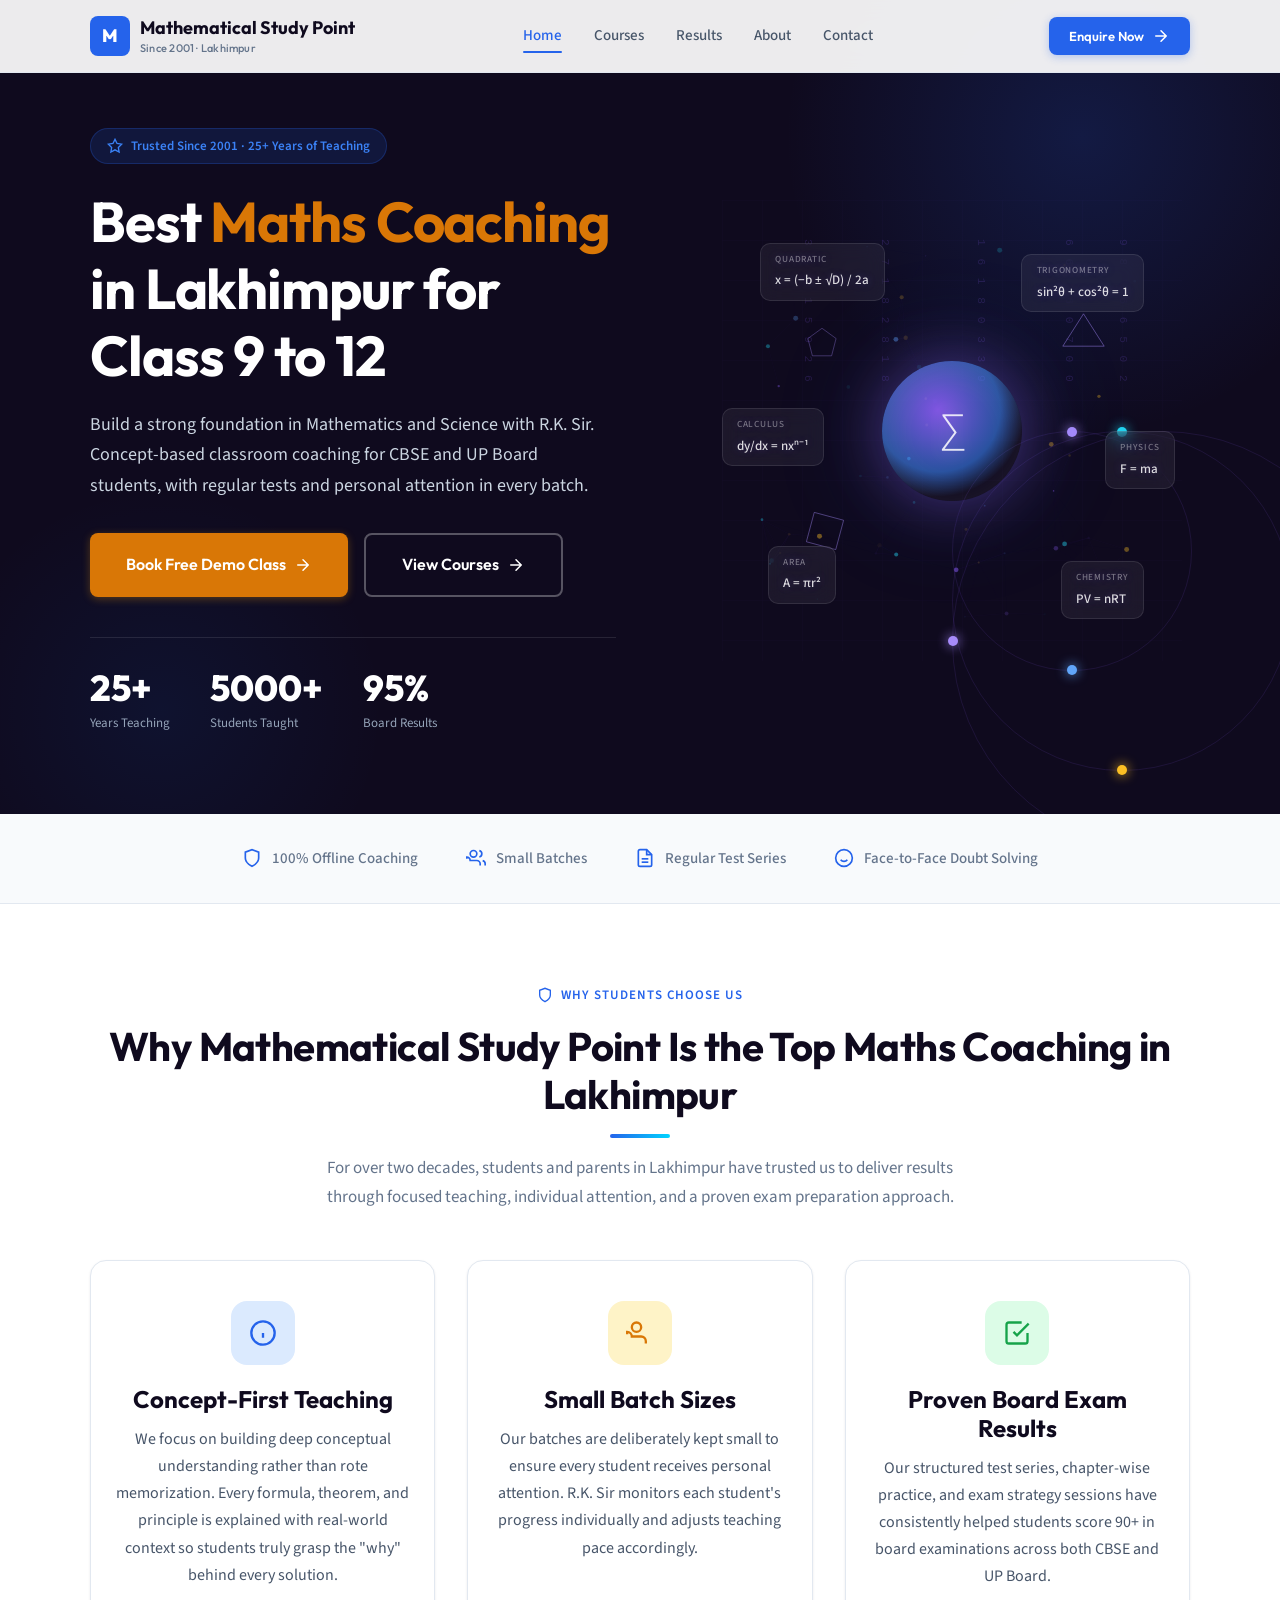
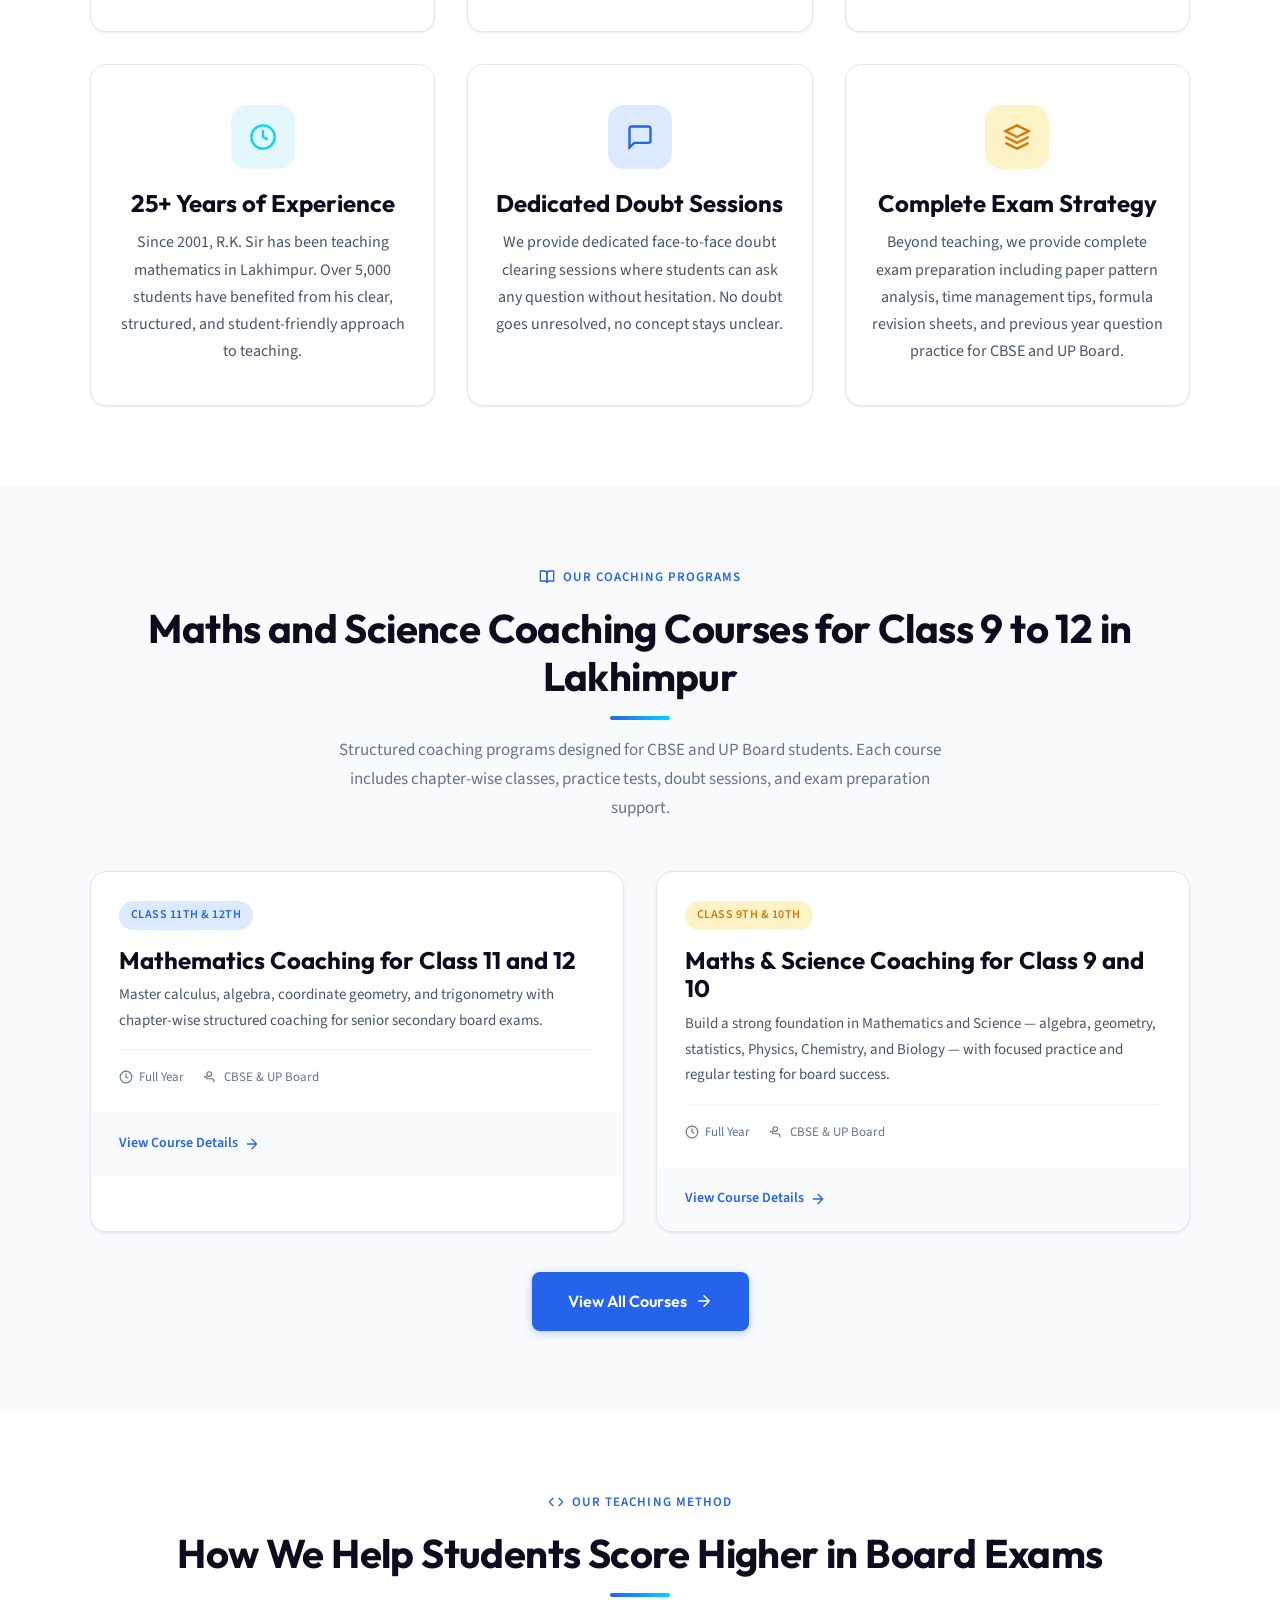
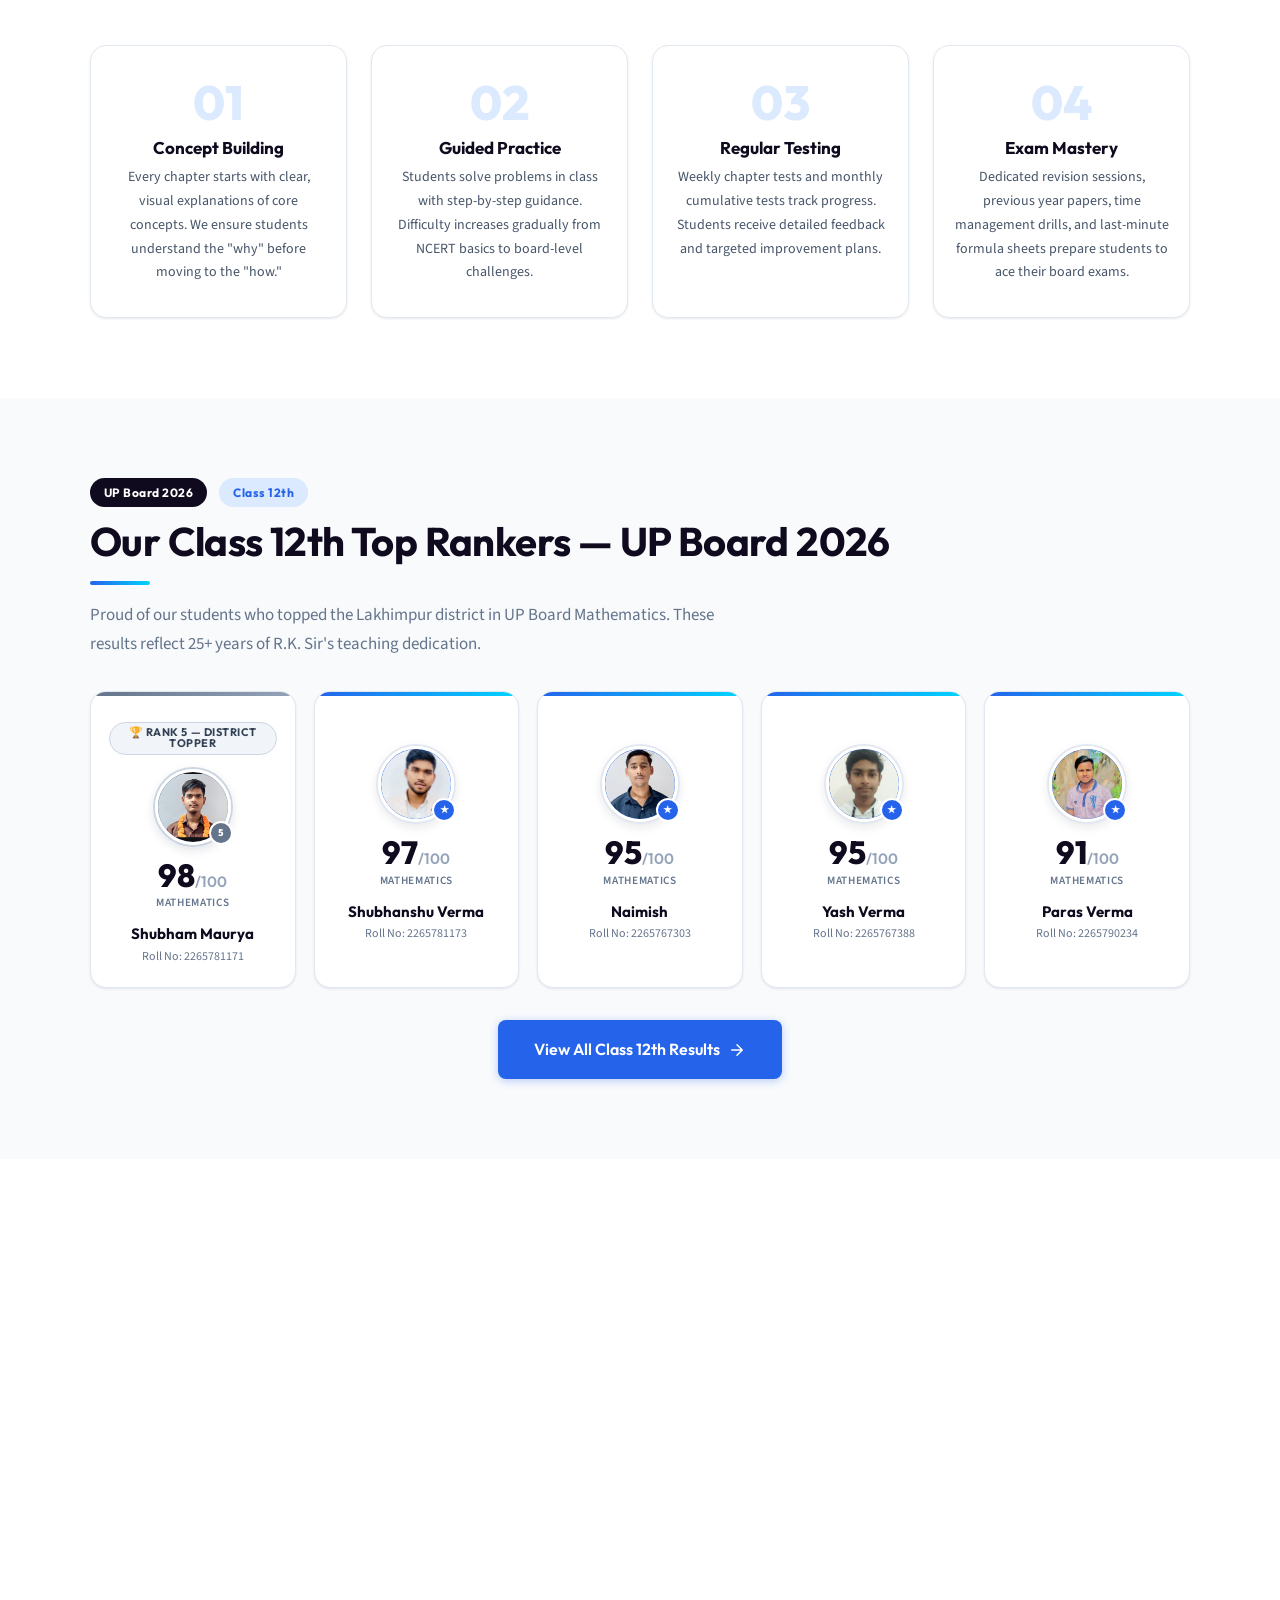
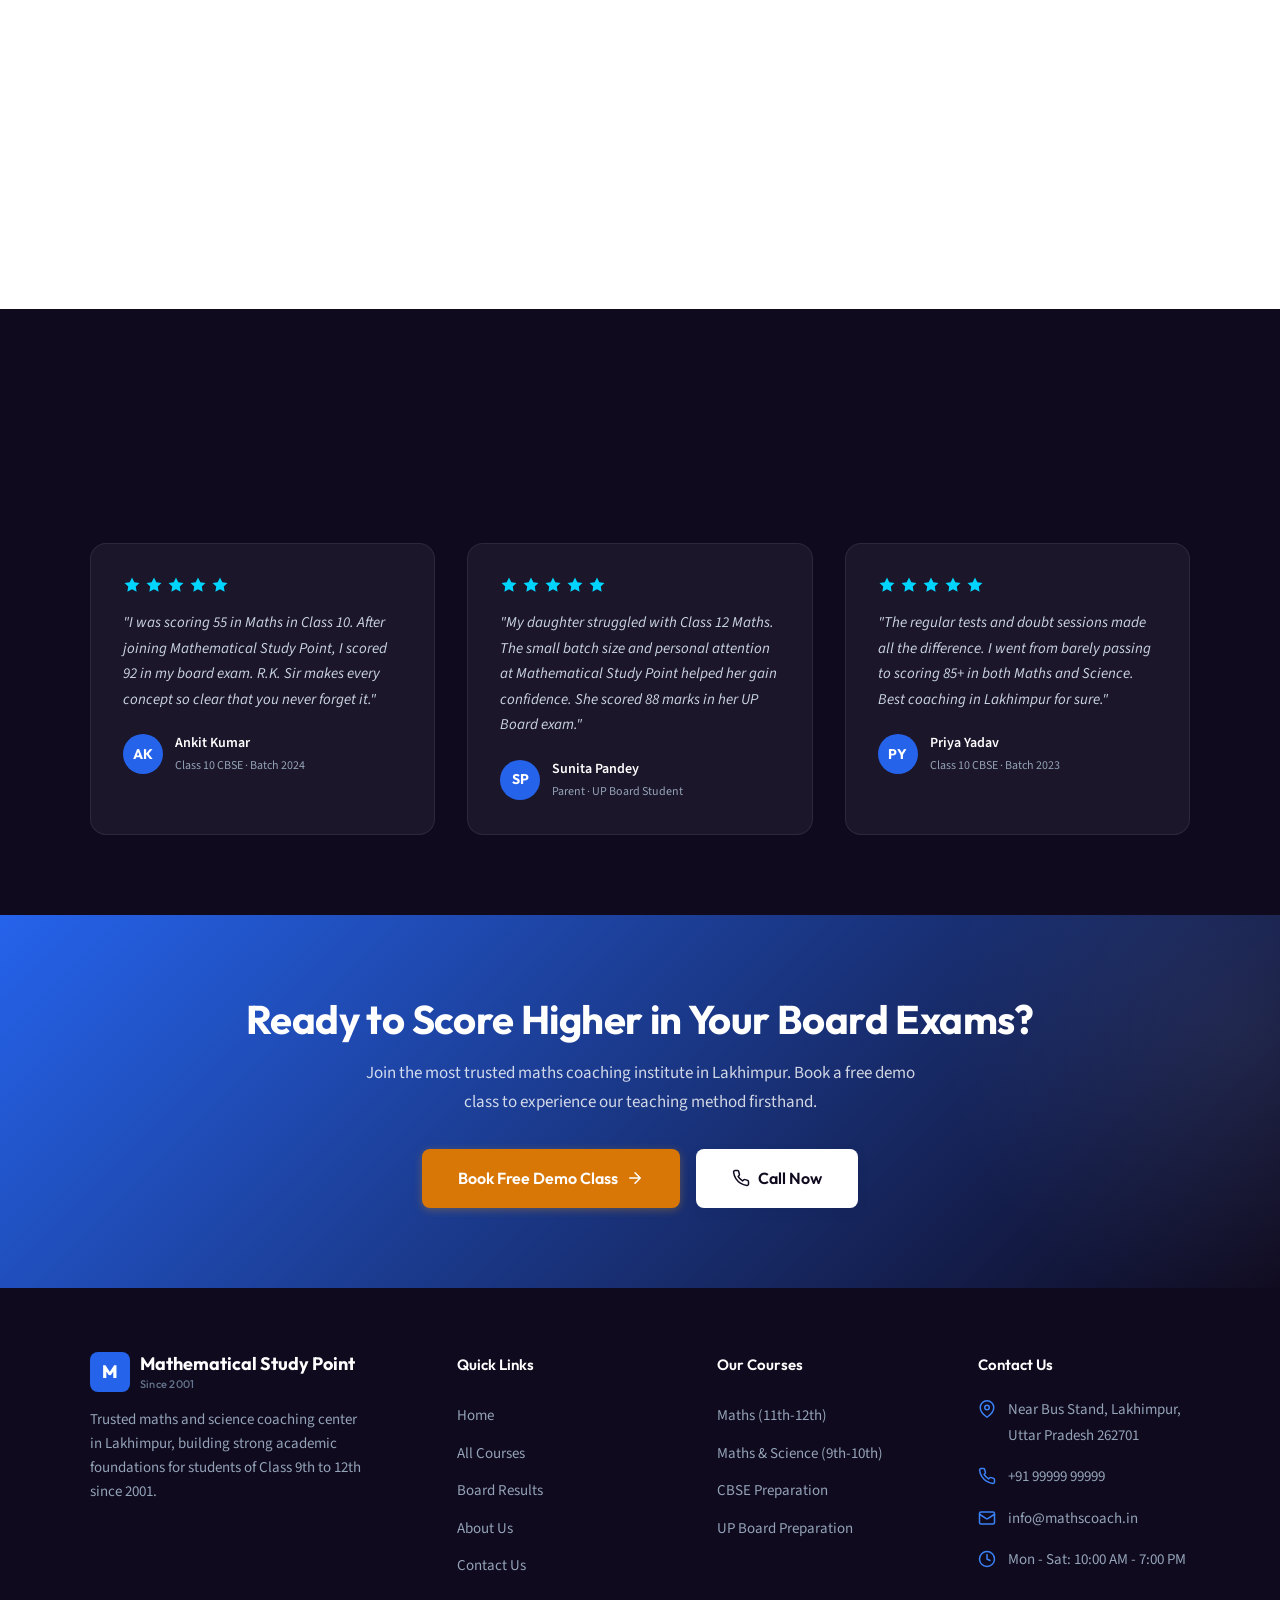
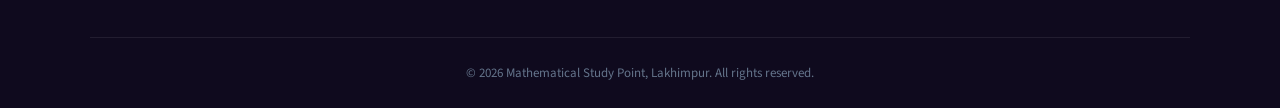
<file: index.html>
<!doctype html>
<html lang="en">
  <head>
    <meta charset="UTF-8" />
    <meta name="viewport" content="width=device-width, initial-scale=1.0" />
    <title>
      Best Maths Coaching in Lakhimpur | Class 9-12 | Mathematical Study
      Point
    </title>
    <meta
      name="description"
      content="Mathematical Study Point offers the best maths and science coaching for Class 9 to 12 in Lakhimpur. 25+ years experience, CBSE &amp; UP Board preparation, small batches. Enquire now."
    />
    <link rel="canonical" href="https://mathscoach.in/" />
    <meta
      property="og:title"
      content="Best Maths Coaching in Lakhimpur | Mathematical Study Point"
    />
    <meta
      property="og:description"
      content="Trusted maths and science coaching for Class 9-12 in Lakhimpur. 25+ years of teaching excellence by R.K. Sir."
    />
    <link
      rel="icon"
      href="favicon.ico"
      type="image/x-icon"/>

    <meta property="og:url" content="https://mathscoach.in/" />
    <meta property="og:type" content="website" />
    <meta property="og:locale" content="en_IN" />
    <meta property="og:site_name" content="Mathematical Study Point" />
    <link rel="preconnect" href="https://fonts.googleapis.com" />
    <link rel="preconnect" href="https://fonts.gstatic.com" crossorigin />
    <link
      href="https://fonts.googleapis.com/css2?family=Outfit:wght@400;500;600;700;800&family=Source+Sans+3:wght@400;500;600;700&display=swap"
      rel="stylesheet"
    />
    <link rel="stylesheet" href="/css/style.css" />
    <link rel="stylesheet" href="/css/home.css" />
    <link rel="stylesheet" href="/css/results.css" />
    <script type="application/ld+json">
      {
        "@context": "https://schema.org",
        "@type": "EducationalOrganization",
        "name": "Mathematical Study Point",
        "url": "https://mathscoach.in",
        "description": "Best maths and science coaching institute in Lakhimpur for Class 9 to 12 students.",
        "foundingDate": "2001",
        "address": {
          "@type": "PostalAddress",
          "streetAddress": "Near Bus Stand",
          "addressLocality": "Lakhimpur",
          "addressRegion": "Uttar Pradesh",
          "postalCode": "262701",
          "addressCountry": "IN"
        },
        "geo": {
          "@type": "GeoCoordinates",
          "latitude": 27.9516607,
          "longitude": 80.7720527
        },
        "telephone": "+919999999999",
        "email": "info@mathscoach.in",
        "openingHours": "Mo-Sa 10:00-19:00",
        "founder": { "@type": "Person", "name": "R.K. Verma" },
        "aggregateRating": {
          "@type": "AggregateRating",
          "ratingValue": "4.8",
          "reviewCount": "150"
        }
      }
    </script>
  </head>
  <body>
    <div id="site-header"></div>
    <div id="mobile-menu-slot"></div>
    <main>
      <!-- HERO -->
      <section class="hero" aria-label="Welcome to Mathematical Study Point">
        <div class="container">
          <div class="hero-grid">
            <div class="hero-content">
              <div class="hero-badge">
                <svg
                  viewBox="0 0 24 24"
                  fill="none"
                  stroke="currentColor"
                  stroke-width="2"
                  width="16"
                  height="16"
                >
                  <path
                    d="M12 2l3.09 6.26L22 9.27l-5 4.87 1.18 6.88L12 17.77l-6.18 3.25L7 14.14 2 9.27l6.91-1.01L12 2z"
                  />
                </svg>
                Trusted Since 2001 &middot; 25+ Years of Teaching
              </div>
              <h1>
                Best <span class="accent">Maths Coaching</span> in Lakhimpur
                for Class 9 to 12
              </h1>
              <p class="hero-desc">
                Build a strong foundation in Mathematics and Science with R.K.
                Sir. Concept-based classroom coaching for CBSE and UP
                Board students, with regular tests and personal attention in
                every batch.
              </p>
               <div class="hero-visual hero-visual-mobile">
              <div class="animation-grid"></div>
              <canvas class="hero-particles" id="heroParticlesMobile"></canvas>

              <!-- Number rain -->
              <div class="number-rain" style="left: 10%; animation-delay: 0s">
                3 1 4 1 5 9 2 6
              </div>
              <div class="number-rain" style="left: 30%; animation-delay: -3s">
                2 7 1 8 2 8 1 8
              </div>
              <div class="number-rain" style="left: 55%; animation-delay: -6s">
                1 6 1 8 0 3 3 9
              </div>
              <div class="number-rain" style="left: 78%; animation-delay: -9s">
                6 6 2 6 0 7 0 0
              </div>
              <div class="number-rain" style="left: 92%; animation-delay: -4s">
                9 8 0 6 6 5 0 2
              </div>

              <!-- Orbits -->
              <div class="hero-orbit orbit-1">
                <div class="orbit-dot dot-top purple"></div>
                <div class="orbit-dot dot-bottom blue"></div>
              </div>
              <div class="hero-orbit orbit-2">
                <div class="orbit-dot dot-top cyan"></div>
                <div class="orbit-dot dot-bottom amber"></div>
              </div>
              <div class="hero-orbit orbit-3">
                <div class="orbit-dot dot-left purple"></div>
                <div class="orbit-dot dot-right blue"></div>
              </div>

              <!-- Orb -->
              <div class="hero-orb"></div>

              <!-- Formula cards -->
              <div class="formula-card fc-tl">
                <span class="label">Quadratic</span>
                x = (−b ± √D) / 2a
              </div>
              <div class="formula-card fc-tr">
                <span class="label">Trigonometry</span>
                sin²θ + cos²θ = 1
              </div>
              <div class="formula-card fc-ml">
                <span class="label">Calculus</span>
                dy/dx = nxⁿ⁻¹
              </div>
              <div class="formula-card fc-mr">
                <span class="label">Physics</span>
                F = ma
              </div>
              <div class="formula-card fc-bl">
                <span class="label">Area</span>
                A = πr²
              </div>
              <div class="formula-card fc-br">
                <span class="label">Chemistry</span>
                PV = nRT
              </div>

              <!-- Geo shapes -->
              <div class="geo-shape geo-a">
                <svg viewBox="0 0 50 50">
                  <polygon points="25,2 48,38 2,38" />
                </svg>
              </div>
              <div class="geo-shape geo-b">
                <svg viewBox="0 0 50 50">
                  <rect
                    x="5"
                    y="5"
                    width="40"
                    height="40"
                    transform="rotate(15 25 25)"
                  />
                </svg>
              </div>
              <div class="geo-shape geo-c">
                <svg viewBox="0 0 50 50">
                  <polygon points="25,2 47,18 40,45 10,45 3,18" />
                </svg>
              </div>
            </div>
              <div class="hero-btns">
                <a href="/contact/" class="btn btn-amber btn-lg"
                  >Book Free Demo Class
                  <svg
                    viewBox="0 0 24 24"
                    fill="none"
                    stroke="currentColor"
                    stroke-width="2"
                    stroke-linecap="round"
                    stroke-linejoin="round"
                    width="18"
                    height="18"
                  >
                    <path d="M5 12h14M12 5l7 7-7 7" /></svg
                ></a>
                <a
                  href="/courses/"
                  class="btn btn-outline btn-lg"
                  style="
                    border-color: rgba(255, 255, 255, 0.3);
                    color: var(--white);
                  "
                  >View Courses
                  <svg
                    viewBox="0 0 24 24"
                    fill="none"
                    stroke="currentColor"
                    stroke-width="2"
                    stroke-linecap="round"
                    stroke-linejoin="round"
                    width="18"
                    height="18"
                  >
                    <path d="M5 12h14M12 5l7 7-7 7" /></svg
                ></a>
              </div>
              <div class="hero-stats">
                <div>
                  <div class="stat-number">25+</div>
                  <div class="stat-label">Years Teaching</div>
                </div>
                <div>
                  <div class="stat-number">5000+</div>
                  <div class="stat-label">Students Taught</div>
                </div>
                <div>
                  <div class="stat-number">95%</div>
                  <div class="stat-label">Board Results</div>
                </div>
              </div>
            </div>

            <div class="hero-visual hero-visual-desktop">
              <div class="animation-grid"></div>
              <canvas class="hero-particles" id="heroParticlesDesktop"></canvas>

              <!-- Number rain -->
              <div class="number-rain" style="left: 10%; animation-delay: 0s">
                3 1 4 1 5 9 2 6
              </div>
              <div class="number-rain" style="left: 30%; animation-delay: -3s">
                2 7 1 8 2 8 1 8
              </div>
              <div class="number-rain" style="left: 55%; animation-delay: -6s">
                1 6 1 8 0 3 3 9
              </div>
              <div class="number-rain" style="left: 78%; animation-delay: -9s">
                6 6 2 6 0 7 0 0
              </div>
              <div class="number-rain" style="left: 92%; animation-delay: -4s">
                9 8 0 6 6 5 0 2
              </div>

              <!-- Orbits -->
              <div class="hero-orbit orbit-1">
                <div class="orbit-dot dot-top purple"></div>
                <div class="orbit-dot dot-bottom blue"></div>
              </div>
              <div class="hero-orbit orbit-2">
                <div class="orbit-dot dot-top cyan"></div>
                <div class="orbit-dot dot-bottom amber"></div>
              </div>
              <div class="hero-orbit orbit-3">
                <div class="orbit-dot dot-left purple"></div>
                <div class="orbit-dot dot-right blue"></div>
              </div>

              <!-- Orb -->
              <div class="hero-orb"></div>

              <!-- Formula cards -->
              <div class="formula-card fc-tl">
                <span class="label">Quadratic</span>
                x = (−b ± √D) / 2a
              </div>
              <div class="formula-card fc-tr">
                <span class="label">Trigonometry</span>
                sin²θ + cos²θ = 1
              </div>
              <div class="formula-card fc-ml">
                <span class="label">Calculus</span>
                dy/dx = nxⁿ⁻¹
              </div>
              <div class="formula-card fc-mr">
                <span class="label">Physics</span>
                F = ma
              </div>
              <div class="formula-card fc-bl">
                <span class="label">Area</span>
                A = πr²
              </div>
              <div class="formula-card fc-br">
                <span class="label">Chemistry</span>
                PV = nRT
              </div>

              <!-- Geo shapes -->
              <div class="geo-shape geo-a">
                <svg viewBox="0 0 50 50">
                  <polygon points="25,2 48,38 2,38" />
                </svg>
              </div>
              <div class="geo-shape geo-b">
                <svg viewBox="0 0 50 50">
                  <rect
                    x="5"
                    y="5"
                    width="40"
                    height="40"
                    transform="rotate(15 25 25)"
                  />
                </svg>
              </div>
              <div class="geo-shape geo-c">
                <svg viewBox="0 0 50 50">
                  <polygon points="25,2 47,18 40,45 10,45 3,18" />
                </svg>
              </div>
            </div>
          </div>
        </div>
      </section>

      <!-- TRUST STRIP -->
      <section class="trust-strip" aria-label="Trust indicators">
        <div class="container">
          <div class="trust-items">
            <div class="trust-item">
              <svg
                viewBox="0 0 24 24"
                fill="none"
                stroke="currentColor"
                stroke-width="2"
              >
                <path d="M12 22s8-4 8-10V5l-8-3-8 3v7c0 6 8 10 8 10z" /></svg
              >100% Offline Coaching
            </div>
            <div class="trust-item">
              <svg
                viewBox="0 0 24 24"
                fill="none"
                stroke="currentColor"
                stroke-width="2"
              >
                <path d="M17 21v-2a4 4 0 00-4-4H5a4 4 0 00-4-4v2" />
                <circle cx="9" cy="7" r="4" />
                <path d="M23 21v-2a4 4 0 00-3-3.87" />
                <path d="M16 3.13a4 4 0 010 7.75" /></svg
              >Small Batches
            </div>
            <div class="trust-item">
              <svg
                viewBox="0 0 24 24"
                fill="none"
                stroke="currentColor"
                stroke-width="2"
              >
                <path
                  d="M14 2H6a2 2 0 00-2 2v16a2 2 0 002 2h12a2 2 0 002-2V8z"
                />
                <polyline points="14 2 14 8 20 8" />
                <line x1="16" y1="13" x2="8" y2="13" />
                <line x1="16" y1="17" x2="8" y2="17" /></svg
              >Regular Test Series
            </div>
            <div class="trust-item">
              <svg
                viewBox="0 0 24 24"
                fill="none"
                stroke="currentColor"
                stroke-width="2"
              >
                <circle cx="12" cy="12" r="10" />
                <path d="M8 14s1.5 2 4 2 4-2 4-2" />
                <line x1="9" y1="9" x2="9.01" y2="9" />
                <line x1="15" y1="9" x2="15.01" y2="9" /></svg
              >Face-to-Face Doubt Solving
            </div>
          </div>
        </div>
      </section>

      <!-- WHY CHOOSE US -->
      <section aria-labelledby="why-title">
        <div class="container">
          <div class="section-header center fade-up">
            <div class="section-label">
              <svg
                viewBox="0 0 24 24"
                fill="none"
                stroke="currentColor"
                stroke-width="2"
                width="16"
                height="16"
              >
                <path d="M12 22s8-4 8-10V5l-8-3-8 3v7c0 6 8 10 8 10z" /></svg
              >Why Students Choose Us
            </div>
            <h2 class="section-title" id="why-title">
              Why Mathematical Study Point Is the Top Maths Coaching in
              Lakhimpur
            </h2>
            <div class="divider center"></div>
            <p class="section-desc">
              For over two decades, students and parents in Lakhimpur have
              trusted us to deliver results through focused teaching, individual
              attention, and a proven exam preparation approach.
            </p>
          </div>
          <div class="why-grid">
            <div class="card why-card fade-up d1">
              <div class="icon-box blue" style="width: 64px; height: 64px">
                <svg
                  viewBox="0 0 24 24"
                  fill="none"
                  stroke="currentColor"
                  stroke-width="2"
                  width="32"
                  height="32"
                >
                  <circle cx="12" cy="12" r="10" />
                  <path d="M12 16v-4M12 8h.01" />
                </svg>
              </div>
              <h3>Concept-First Teaching</h3>
              <p>
                We focus on building deep conceptual understanding rather than
                rote memorization. Every formula, theorem, and principle is
                explained with real-world context so students truly grasp the
                "why" behind every solution.
              </p>
            </div>
            <div class="card why-card fade-up d2">
              <div class="icon-box amber" style="width: 64px; height: 64px">
                <svg
                  viewBox="0 0 24 24"
                  fill="none"
                  stroke="currentColor"
                  stroke-width="2"
                  width="32"
                  height="32"
                >
                  <path d="M17 21v-2a4 4 0 00-4-4H5a4 4 0 00-4-4v2" />
                  <circle cx="9" cy="7" r="4" />
                </svg>
              </div>
              <h3>Small Batch Sizes</h3>
              <p>
                Our batches are deliberately kept small to ensure every student
                receives personal attention. R.K. Sir monitors each
                student's progress individually and adjusts teaching pace
                accordingly.
              </p>
            </div>
            <div class="card why-card fade-up d3">
              <div class="icon-box green" style="width: 64px; height: 64px">
                <svg
                  viewBox="0 0 24 24"
                  fill="none"
                  stroke="currentColor"
                  stroke-width="2"
                  width="32"
                  height="32"
                >
                  <path d="M9 11l3 3L22 4" />
                  <path
                    d="M21 12v7a2 2 0 01-2 2H5a2 2 0 01-2-2V5a2 2 0 012-2h11"
                  />
                </svg>
              </div>
              <h3>Proven Board Exam Results</h3>
              <p>
                Our structured test series, chapter-wise practice, and exam
                strategy sessions have consistently helped students score 90+ in
                board examinations across both CBSE and UP Board.
              </p>
            </div>
            <div class="card why-card fade-up d1">
              <div class="icon-box accent" style="width: 64px; height: 64px">
                <svg
                  viewBox="0 0 24 24"
                  fill="none"
                  stroke="currentColor"
                  stroke-width="2"
                  width="32"
                  height="32"
                >
                  <circle cx="12" cy="12" r="10" />
                  <polyline points="12 6 12 12 16 14" />
                </svg>
              </div>
              <h3>25+ Years of Experience</h3>
              <p>
                Since 2001, R.K. Sir has been teaching mathematics in
                Lakhimpur. Over 5,000 students have benefited from his
                clear, structured, and student-friendly approach to teaching.
              </p>
            </div>
            <div class="card why-card fade-up d2">
              <div class="icon-box blue" style="width: 64px; height: 64px">
                <svg
                  viewBox="0 0 24 24"
                  fill="none"
                  stroke="currentColor"
                  stroke-width="2"
                  width="32"
                  height="32"
                >
                  <path
                    d="M21 15a2 2 0 01-2 2H7l-4 4V5a2 2 0 012-2h14a2 2 0 012 2z"
                  />
                </svg>
              </div>
              <h3>Dedicated Doubt Sessions</h3>
              <p>
                We provide dedicated face-to-face doubt clearing sessions where
                students can ask any question without hesitation. No doubt goes
                unresolved, no concept stays unclear.
              </p>
            </div>
            <div class="card why-card fade-up d3">
              <div class="icon-box amber" style="width: 64px; height: 64px">
                <svg
                  viewBox="0 0 24 24"
                  fill="none"
                  stroke="currentColor"
                  stroke-width="2"
                  width="32"
                  height="32"
                >
                  <path d="M12 2L2 7l10 5 10-5-10-5z" />
                  <path d="M2 17l10 5 10-5" />
                  <path d="M2 12l10 5 10-5" />
                </svg>
              </div>
              <h3>Complete Exam Strategy</h3>
              <p>
                Beyond teaching, we provide complete exam preparation including
                paper pattern analysis, time management tips, formula revision
                sheets, and previous year question practice for CBSE and UP
                Board.
              </p>
            </div>
          </div>
        </div>
      </section>

      <!-- COURSES PREVIEW -->
      <section class="courses-preview" aria-labelledby="courses-title">
        <div class="container">
          <div class="section-header center fade-up">
            <div class="section-label">
              <svg
                viewBox="0 0 24 24"
                fill="none"
                stroke="currentColor"
                stroke-width="2"
                width="16"
                height="16"
              >
                <path d="M2 3h6a4 4 0 014 4v14a3 3 0 00-3-3H2z" />
                <path d="M22 3h-6a4 4 0 00-4 4v14a3 3 0 013-3h7z" /></svg
              >Our Coaching Programs
            </div>
            <h2 class="section-title" id="courses-title">
              Maths and Science Coaching Courses for Class 9 to 12 in Lakhimpur
            </h2>
            <div class="divider center"></div>
            <p class="section-desc">
              Structured coaching programs designed for CBSE and UP Board
              students. Each course includes chapter-wise classes, practice
              tests, doubt sessions, and exam preparation support.
            </p>
          </div>
          <div class="course-cards">
            <div class="card course-card fade-up d1">
              <div class="course-card-top">
                <span class="badge badge-blue course-card-badge"
                  >Class 11th &amp; 12th</span
                >
                <h3>
                  <a href="/courses/maths-class-11-12/"
                    >Mathematics Coaching for Class 11 and 12</a
                  >
                </h3>
                <p>
                  Master calculus, algebra, coordinate geometry, and
                  trigonometry with chapter-wise structured coaching for senior
                  secondary board exams.
                </p>
                <div class="course-card-meta">
                  <span
                    ><svg
                      viewBox="0 0 24 24"
                      fill="none"
                      stroke="currentColor"
                      stroke-width="2"
                    >
                      <circle cx="12" cy="12" r="10" />
                      <polyline points="12 6 12 12 16 14" />
                    </svg>
                    Full Year</span
                  >
                  <span
                    ><svg
                      viewBox="0 0 24 24"
                      fill="none"
                      stroke="currentColor"
                      stroke-width="2"
                    >
                      <path d="M17 21v-2a4 4 0 00-4-4H5a4 4 0 00-4-4v2" />
                      <circle cx="9" cy="7" r="4" />
                    </svg>
                    CBSE &amp; UP Board</span
                  >
                </div>
              </div>
              <div class="course-card-bottom">
                <a href="/courses/maths-class-11-12/"
                  >View Course Details
                  <svg
                    viewBox="0 0 24 24"
                    fill="none"
                    stroke="currentColor"
                    stroke-width="2"
                    stroke-linecap="round"
                    stroke-linejoin="round"
                  >
                    <path d="M5 12h14M12 5l7 7-7 7" /></svg
                ></a>
              </div>
            </div>
            <div class="card course-card fade-up d2">
              <div class="course-card-top">
                <span class="badge badge-amber course-card-badge"
                  >Class 9th &amp; 10th</span
                >
                <h3>
                  <a href="/courses/maths-class-9-10/"
                    >Maths &amp; Science Coaching for Class 9 and 10</a
                  >
                </h3>
                <p>
                  Build a strong foundation in Mathematics and Science — algebra, geometry, statistics, Physics, Chemistry, and Biology — with focused practice and regular testing for board success.
                </p>
                <div class="course-card-meta">
                  <span
                    ><svg
                      viewBox="0 0 24 24"
                      fill="none"
                      stroke="currentColor"
                      stroke-width="2"
                    >
                      <circle cx="12" cy="12" r="10" />
                      <polyline points="12 6 12 12 16 14" />
                    </svg>
                    Full Year</span
                  >
                  <span
                    ><svg
                      viewBox="0 0 24 24"
                      fill="none"
                      stroke="currentColor"
                      stroke-width="2"
                    >
                      <path d="M17 21v-2a4 4 0 00-4-4H5a4 4 0 00-4-4v2" />
                      <circle cx="9" cy="7" r="4" />
                    </svg>
                    CBSE &amp; UP Board</span
                  >
                </div>
              </div>
              <div class="course-card-bottom">
                <a href="/courses/maths-class-9-10/"
                  >View Course Details
                  <svg
                    viewBox="0 0 24 24"
                    fill="none"
                    stroke="currentColor"
                    stroke-width="2"
                    stroke-linecap="round"
                    stroke-linejoin="round"
                  >
                    <path d="M5 12h14M12 5l7 7-7 7" /></svg
                ></a>
              </div>
            </div>
          </div>
          <div class="text-center fade-up" style="margin-top: 2.5rem">
            <a href="/courses/" class="btn btn-primary btn-lg"
              >View All Courses
              <svg
                viewBox="0 0 24 24"
                fill="none"
                stroke="currentColor"
                stroke-width="2"
                stroke-linecap="round"
                stroke-linejoin="round"
                width="18"
                height="18"
              >
                <path d="M5 12h14M12 5l7 7-7 7" /></svg
            ></a>
          </div>
        </div>
      </section>

      <!-- TEACHING PROCESS -->
      <section aria-labelledby="process-title">
        <div class="container">
          <div class="section-header center fade-up">
            <div class="section-label">
              <svg
                viewBox="0 0 24 24"
                fill="none"
                stroke="currentColor"
                stroke-width="2"
                width="16"
                height="16"
              >
                <polyline points="16 18 22 12 16 6" />
                <polyline points="8 6 2 12 8 18" /></svg
              >Our Teaching Method
            </div>
            <h2 class="section-title" id="process-title">
              How We Help Students Score Higher in Board Exams
            </h2>
            <div class="divider center"></div>
          </div>
          <div class="process-grid">
            <div class="process-step card fade-up d1">
              <h3>Concept Building</h3>
              <p>
                Every chapter starts with clear, visual explanations of core
                concepts. We ensure students understand the "why" before moving
                to the "how."
              </p>
            </div>
            <div class="process-step card fade-up d2">
              <h3>Guided Practice</h3>
              <p>
                Students solve problems in class with step-by-step guidance.
                Difficulty increases gradually from NCERT basics to board-level
                challenges.
              </p>
            </div>
            <div class="process-step card fade-up d3">
              <h3>Regular Testing</h3>
              <p>
                Weekly chapter tests and monthly cumulative tests track
                progress. Students receive detailed feedback and targeted
                improvement plans.
              </p>
            </div>
            <div class="process-step card fade-up d4">
              <h3>Exam Mastery</h3>
              <p>
                Dedicated revision sessions, previous year papers, time
                management drills, and last-minute formula sheets prepare
                students to ace their board exams.
              </p>
            </div>
          </div>
        </div>
      </section>

      <!-- RESULTS: UP BOARD 12TH 2026 -->
      <section class="results-home-section class-12" aria-labelledby="results-12-title">
        <div class="container">
          <div class="section-header fade-up" style="margin-bottom:2rem">
            <div class="results-section-eyebrow">
              <span class="results-year-chip">UP Board 2026</span>
              <span class="results-class-chip c12">Class 12th</span>
            </div>
            <h2 class="section-title" id="results-12-title">Our Class 12th Top Rankers — UP Board 2026</h2>
            <div class="divider"></div>
            <p class="section-desc">Proud of our students who topped the Lakhimpur district in UP Board Mathematics. These results reflect 25+ years of R.K. Sir's teaching dedication.</p>
          </div>
          <div class="results-grid-5">

            <div class="result-card rank-silver fade-up d1">
              <div class="result-card-bar"></div>
              <div class="result-card-body">
                <div class="topper-badge silver">&#127942; Rank 5 &mdash; District Topper</div>
                <div class="result-photo-wrap">
                  <div class="result-photo"><img src="/assets/2026/shubham_maurya.jpeg" alt="Shubham Maurya"></div>
                  <div class="result-rank-medal silver">5</div>
                </div>
                <div class="result-marks">98<span>/100</span></div>
                <div class="result-subject-lbl">Mathematics</div>
                <div class="result-name">Shubham Maurya</div>
                <div class="result-roll">Roll No: 2265781171</div>
              </div>
            </div>

            <div class="result-card fade-up d2">
              <div class="result-card-bar"></div>
              <div class="result-card-body">
                <div class="topper-badge-placeholder"></div>
                <div class="result-photo-wrap">
                  <div class="result-photo"><img src="/assets/2026/shubhanshu_verma.jpeg" alt="Shubhanshu Verma"></div>
                  <div class="result-rank-medal blue">&#x2605;</div>
                </div>
                <div class="result-marks">97<span>/100</span></div>
                <div class="result-subject-lbl">Mathematics</div>
                <div class="result-name">Shubhanshu Verma</div>
                <div class="result-roll">Roll No: 2265781173</div>
              </div>
            </div>

            <div class="result-card fade-up d3">
              <div class="result-card-bar"></div>
              <div class="result-card-body">
                <div class="topper-badge-placeholder"></div>
                <div class="result-photo-wrap">
                  <div class="result-photo"><img src="/assets/2026/naimish.jpeg" alt="Naimish"></div>
                  <div class="result-rank-medal blue">&#x2605;</div>
                </div>
                <div class="result-marks">95<span>/100</span></div>
                <div class="result-subject-lbl">Mathematics</div>
                <div class="result-name">Naimish</div>
                <div class="result-roll">Roll No: 2265767303</div>
              </div>
            </div>

            <div class="result-card fade-up d4">
              <div class="result-card-bar"></div>
              <div class="result-card-body">
                <div class="topper-badge-placeholder"></div>
                <div class="result-photo-wrap">
                  <div class="result-photo"><img src="/assets/2026/yash_verma.jpeg" alt="Yash Verma"></div>
                  <div class="result-rank-medal blue">&#x2605;</div>
                </div>
                <div class="result-marks">95<span>/100</span></div>
                <div class="result-subject-lbl">Mathematics</div>
                <div class="result-name">Yash Verma</div>
                <div class="result-roll">Roll No: 2265767388</div>
              </div>
            </div>

            <div class="result-card fade-up" style="transition-delay:0.5s">
              <div class="result-card-bar"></div>
              <div class="result-card-body">
                <div class="topper-badge-placeholder"></div>
                <div class="result-photo-wrap">
                  <div class="result-photo"><img src="/assets/2026/paras_verma.jpeg" alt="Paras Verma"></div>
                  <div class="result-rank-medal blue">&#x2605;</div>
                </div>
                <div class="result-marks">91<span>/100</span></div>
                <div class="result-subject-lbl">Mathematics</div>
                <div class="result-name">Paras Verma</div>
                <div class="result-roll">Roll No: 2265790234</div>
              </div>
            </div>

          </div>
          <div class="text-center fade-up" style="margin-top:2rem">
            <a href="/results/" class="btn btn-primary btn-lg">View All Class 12th Results <svg viewBox="0 0 24 24" fill="none" stroke="currentColor" stroke-width="2" stroke-linecap="round" stroke-linejoin="round" width="18" height="18"><path d="M5 12h14M12 5l7 7-7 7"/></svg></a>
          </div>
        </div>
      </section>

      <!-- RESULTS: UP BOARD 10TH 2026 -->
      <section class="results-home-section class-10" aria-labelledby="results-10-title">
        <div class="container">
          <div class="section-header fade-up" style="margin-bottom:2rem">
            <div class="results-section-eyebrow">
              <span class="results-year-chip">UP Board 2026</span>
              <span class="results-class-chip c10">Class 10th</span>
            </div>
            <h2 class="section-title" id="results-10-title">Our Class 10th Top Rankers — UP Board 2026</h2>
            <div class="divider"></div>
            <p class="section-desc">Class 10 students from Mathematical Study Point consistently dominate the Lakhimpur district rankings in Mathematics year after year.</p>
          </div>
          <div class="results-grid-5">

            <div class="result-card rank-gold fade-up d1">
              <div class="result-card-bar"></div>
              <div class="result-card-body">
                <div class="topper-badge gold">&#9733; Perfect Score</div>
                <div class="result-photo-wrap">
                  <div class="result-photo"><img src="/assets/2026/jitin_verma.jpeg" alt="Jitin Verma"></div>
                  <div class="result-rank-medal gold">100</div>
                </div>
                <div class="result-marks">100<span>/100</span></div>
                <div class="result-subject-lbl">Mathematics</div>
                <div class="result-name">Jitin Verma</div>
                <div class="result-roll">Roll No: 1260868086</div>
              </div>
            </div>

            <div class="result-card rank-gold fade-up d2">
              <div class="result-card-bar"></div>
              <div class="result-card-body">
                <div class="topper-badge gold">&#9733; Perfect Score</div>
                <div class="result-photo-wrap">
                  <div class="result-photo"><img src="/assets/2026/karan_singh.jpeg" alt="Karan Singh"></div>
                  <div class="result-rank-medal gold">100</div>
                </div>
                <div class="result-marks">100<span>/100</span></div>
                <div class="result-subject-lbl">Mathematics</div>
                <div class="result-name">Karan Singh</div>
                <div class="result-roll">Roll No: 1260868088</div>
              </div>
            </div>

            <div class="result-card fade-up d3">
              <div class="result-card-bar"></div>
              <div class="result-card-body">
                <div class="topper-badge-placeholder"></div>
                <div class="result-photo-wrap">
                  <div class="result-photo"><img src="/assets/2026/aniket_verma.jpeg" alt="Aniket Verma"></div>
                  <div class="result-rank-medal blue">&#x2605;</div>
                </div>
                <div class="result-marks">98<span>/100</span></div>
                <div class="result-subject-lbl">Mathematics</div>
                <div class="result-name">Aniket Verma</div>
                <div class="result-roll">Roll No: —</div>
              </div>
            </div>

            <div class="result-card fade-up d4">
              <div class="result-card-bar"></div>
              <div class="result-card-body">
                <div class="topper-badge-placeholder"></div>
                <div class="result-photo-wrap">
                  <div class="result-photo"><img src="/assets/2026/suraj_verma.jpeg" alt="Suraj Verma"></div>
                  <div class="result-rank-medal blue">&#x2605;</div>
                </div>
                <div class="result-marks">96<span>/100</span></div>
                <div class="result-subject-lbl">Mathematics</div>
                <div class="result-name">Suraj Verma</div>
                <div class="result-roll">Roll No: 1260868182</div>
              </div>
            </div>

            <div class="result-card fade-up" style="transition-delay:0.5s">
              <div class="result-card-bar"></div>
              <div class="result-card-body">
                <div class="topper-badge-placeholder"></div>
                <div class="result-photo-wrap">
                  <div class="result-photo"><img src="/assets/2026/arpit_verma.jpeg" alt="Arpit Verma"></div>
                  <div class="result-rank-medal blue">&#x2605;</div>
                </div>
                <div class="result-marks">95<span>/100</span></div>
                <div class="result-subject-lbl">Mathematics</div>
                <div class="result-name">Arpit Verma</div>
                <div class="result-roll">Roll No: 1260868040</div>
              </div>
            </div>

          </div>
          <div class="text-center fade-up" style="margin-top:2rem">
            <a href="/results/" class="btn btn-primary btn-lg">View All Class 10th Results <svg viewBox="0 0 24 24" fill="none" stroke="currentColor" stroke-width="2" stroke-linecap="round" stroke-linejoin="round" width="18" height="18"><path d="M5 12h14M12 5l7 7-7 7"/></svg></a>
          </div>
        </div>
      </section>

      <!-- TESTIMONIALS -->
      <section class="testimonials" aria-labelledby="testimonials-title">
        <div class="container">
          <div class="section-header center fade-up">
            <div class="section-label" style="color: var(--accent)">
              <svg
                viewBox="0 0 24 24"
                fill="none"
                stroke="currentColor"
                stroke-width="2"
                width="16"
                height="16"
              >
                <path
                  d="M12 2l3.09 6.26L22 9.27l-5 4.87 1.18 6.88L12 17.77l-6.18 3.25L7 14.14 2 9.27l6.91-1.01L12 2z"
                /></svg
              >Student Testimonials
            </div>
            <h2
              class="section-title"
              id="testimonials-title"
              style="color: var(--white)"
            >
              What Students and Parents Say About Our Coaching
            </h2>
            <div class="divider center"></div>
          </div>
          <div class="testimonial-grid">
            <div class="testimonial-card fade-up d1">
              <div class="testimonial-stars">
                <svg viewBox="0 0 24 24">
                  <path
                    d="M12 2l3.09 6.26L22 9.27l-5 4.87 1.18 6.88L12 17.77l-6.18 3.25L7 14.14 2 9.27l6.91-1.01L12 2z"
                  /></svg
                ><svg viewBox="0 0 24 24">
                  <path
                    d="M12 2l3.09 6.26L22 9.27l-5 4.87 1.18 6.88L12 17.77l-6.18 3.25L7 14.14 2 9.27l6.91-1.01L12 2z"
                  /></svg
                ><svg viewBox="0 0 24 24">
                  <path
                    d="M12 2l3.09 6.26L22 9.27l-5 4.87 1.18 6.88L12 17.77l-6.18 3.25L7 14.14 2 9.27l6.91-1.01L12 2z"
                  /></svg
                ><svg viewBox="0 0 24 24">
                  <path
                    d="M12 2l3.09 6.26L22 9.27l-5 4.87 1.18 6.88L12 17.77l-6.18 3.25L7 14.14 2 9.27l6.91-1.01L12 2z"
                  /></svg
                ><svg viewBox="0 0 24 24">
                  <path
                    d="M12 2l3.09 6.26L22 9.27l-5 4.87 1.18 6.88L12 17.77l-6.18 3.25L7 14.14 2 9.27l6.91-1.01L12 2z"
                  />
                </svg>
              </div>
              <p class="testimonial-text">
                "I was scoring 55 in Maths in Class 10. After joining
                Mathematical Study Point, I scored 92 in my board exam. R.K.
                Sir makes every concept so clear that you never forget it."
              </p>
              <div class="testimonial-author">
                <div class="testimonial-avatar">AK</div>
                <div>
                  <div class="testimonial-name">Ankit Kumar</div>
                  <div class="testimonial-role">
                    Class 10 CBSE &middot; Batch 2024
                  </div>
                </div>
              </div>
            </div>
            <div class="testimonial-card fade-up d2">
              <div class="testimonial-stars">
                <svg viewBox="0 0 24 24">
                  <path
                    d="M12 2l3.09 6.26L22 9.27l-5 4.87 1.18 6.88L12 17.77l-6.18 3.25L7 14.14 2 9.27l6.91-1.01L12 2z"
                  /></svg
                ><svg viewBox="0 0 24 24">
                  <path
                    d="M12 2l3.09 6.26L22 9.27l-5 4.87 1.18 6.88L12 17.77l-6.18 3.25L7 14.14 2 9.27l6.91-1.01L12 2z"
                  /></svg
                ><svg viewBox="0 0 24 24">
                  <path
                    d="M12 2l3.09 6.26L22 9.27l-5 4.87 1.18 6.88L12 17.77l-6.18 3.25L7 14.14 2 9.27l6.91-1.01L12 2z"
                  /></svg
                ><svg viewBox="0 0 24 24">
                  <path
                    d="M12 2l3.09 6.26L22 9.27l-5 4.87 1.18 6.88L12 17.77l-6.18 3.25L7 14.14 2 9.27l6.91-1.01L12 2z"
                  /></svg
                ><svg viewBox="0 0 24 24">
                  <path
                    d="M12 2l3.09 6.26L22 9.27l-5 4.87 1.18 6.88L12 17.77l-6.18 3.25L7 14.14 2 9.27l6.91-1.01L12 2z"
                  />
                </svg>
              </div>
              <p class="testimonial-text">
                "My daughter struggled with Class 12 Maths. The small batch size
                and personal attention at Mathematical Study Point helped her
                gain confidence. She scored 88 marks in her UP Board exam."
              </p>
              <div class="testimonial-author">
                <div class="testimonial-avatar">SP</div>
                <div>
                  <div class="testimonial-name">Sunita Pandey</div>
                  <div class="testimonial-role">
                    Parent &middot; UP Board Student
                  </div>
                </div>
              </div>
            </div>
            <div class="testimonial-card fade-up d3">
              <div class="testimonial-stars">
                <svg viewBox="0 0 24 24">
                  <path
                    d="M12 2l3.09 6.26L22 9.27l-5 4.87 1.18 6.88L12 17.77l-6.18 3.25L7 14.14 2 9.27l6.91-1.01L12 2z"
                  /></svg
                ><svg viewBox="0 0 24 24">
                  <path
                    d="M12 2l3.09 6.26L22 9.27l-5 4.87 1.18 6.88L12 17.77l-6.18 3.25L7 14.14 2 9.27l6.91-1.01L12 2z"
                  /></svg
                ><svg viewBox="0 0 24 24">
                  <path
                    d="M12 2l3.09 6.26L22 9.27l-5 4.87 1.18 6.88L12 17.77l-6.18 3.25L7 14.14 2 9.27l6.91-1.01L12 2z"
                  /></svg
                ><svg viewBox="0 0 24 24">
                  <path
                    d="M12 2l3.09 6.26L22 9.27l-5 4.87 1.18 6.88L12 17.77l-6.18 3.25L7 14.14 2 9.27l6.91-1.01L12 2z"
                  /></svg
                ><svg viewBox="0 0 24 24">
                  <path
                    d="M12 2l3.09 6.26L22 9.27l-5 4.87 1.18 6.88L12 17.77l-6.18 3.25L7 14.14 2 9.27l6.91-1.01L12 2z"
                  />
                </svg>
              </div>
              <p class="testimonial-text">
                "The regular tests and doubt sessions made all the difference. I
                went from barely passing to scoring 85+ in both Maths and
                Science. Best coaching in Lakhimpur for sure."
              </p>
              <div class="testimonial-author">
                <div class="testimonial-avatar">PY</div>
                <div>
                  <div class="testimonial-name">Priya Yadav</div>
                  <div class="testimonial-role">
                    Class 10 CBSE &middot; Batch 2023
                  </div>
                </div>
              </div>
            </div>
          </div>
        </div>
      </section>

      <!-- CTA -->
      <section class="cta-section" aria-label="Enquire about coaching">
        <div class="container" style="position: relative; z-index: 1">
          <h2>Ready to Score Higher in Your Board Exams?</h2>
          <p>
            Join the most trusted maths coaching institute in Lakhimpur.
            Book a free demo class to experience our teaching method firsthand.
          </p>
          <div class="cta-btns">
            <a href="/contact/" class="btn btn-amber btn-lg"
              >Book Free Demo Class
              <svg
                viewBox="0 0 24 24"
                fill="none"
                stroke="currentColor"
                stroke-width="2"
                stroke-linecap="round"
                stroke-linejoin="round"
                width="18"
                height="18"
              >
                <path d="M5 12h14M12 5l7 7-7 7" /></svg
            ></a>
            <a href="tel:+919999999999" class="btn btn-white btn-lg"
              ><svg
                viewBox="0 0 24 24"
                fill="none"
                stroke="currentColor"
                stroke-width="2"
                stroke-linecap="round"
                stroke-linejoin="round"
                width="18"
                height="18"
              >
                <path
                  d="M22 16.92v3a2 2 0 01-2.18 2 19.79 19.79 0 01-8.63-3.07 19.5 19.5 0 01-6-6A19.79 19.79 0 012.12 4.18 2 2 0 014.11 2h3a2 2 0 012 1.72c.127.96.362 1.903.7 2.81a2 2 0 01-.45 2.11L8.09 9.91a16 16 0 006 6l1.27-1.27a2 2 0 012.11-.45c.907.338 1.85.573 2.81.7A2 2 0 0122 16.92z"
                />
              </svg>
              Call Now</a
            >
          </div>
        </div>
      </section>
    </main>
    <div id="site-footer"></div>
    <script src="/js/components.js"></script>

    <script>
      (function () {
        const canvasIds = ["heroParticlesMobile", "heroParticlesDesktop"];
        
        canvasIds.forEach(function(canvasId) {
          const canvas = document.getElementById(canvasId);
          if (!canvas) return;
          const ctx = canvas.getContext("2d");
          let w, h, particles = [];
          const COUNT = 50;
          const COLORS = [
            "rgba(139,92,246,",
            "rgba(96,165,250,",
            "rgba(34,211,238,",
            "rgba(251,191,36,",
          ];

          function resize() {
            const rect = canvas.parentElement.getBoundingClientRect();
            const dpr = window.devicePixelRatio || 1;
            w = rect.width;
            h = rect.height;
            canvas.width = w * dpr;
            canvas.height = h * dpr;
            canvas.style.width = w + "px";
            canvas.style.height = h + "px";
            ctx.setTransform(dpr, 0, 0, dpr, 0, 0);
          }

          function makeP() {
            return {
              x: Math.random() * w,
              y: Math.random() * h,
              vx: (Math.random() - 0.5) * 0.3,
              vy: (Math.random() - 0.5) * 0.3,
              r: Math.random() * 2 + 0.5,
              alpha: Math.random() * 0.5 + 0.1,
              color: COLORS[(Math.random() * COLORS.length) | 0],
              pulse: Math.random() * Math.PI * 2,
              ps: Math.random() * 0.02 + 0.01,
            };
          }

          function init() {
            resize();
            particles = [];
            for (let i = 0; i < COUNT; i++) particles.push(makeP());
          }

          function draw() {
            ctx.clearRect(0, 0, w, h);
            for (const p of particles) {
              p.x += p.vx;
              p.y += p.vy;
              p.pulse += p.ps;
              const a = p.alpha * (0.6 + 0.4 * Math.sin(p.pulse));
              if (p.x < 0) p.x = w;
              if (p.x > w) p.x = 0;
              if (p.y < 0) p.y = h;
              if (p.y > h) p.y = 0;
              ctx.beginPath();
              ctx.arc(p.x, p.y, p.r, 0, Math.PI * 2);
              ctx.fillStyle = p.color + a + ")";
              ctx.fill();
            }
            for (let i = 0; i < particles.length; i++) {
              for (let j = i + 1; j < particles.length; j++) {
                const dx = particles[i].x - particles[j].x;
                const dy = particles[i].y - particles[j].y;
                const d = Math.sqrt(dx * dx + dy * dy);
                if (d < 80) {
                  ctx.beginPath();
                  ctx.moveTo(particles[i].x, particles[i].y);
                  ctx.lineTo(particles[j].x, particles[j].y);
                  ctx.strokeStyle =
                    "rgba(139,92,246," + 0.08 * (1 - d / 80) + ")";
                  ctx.lineWidth = 0.5;
                  ctx.stroke();
                }
              }
            }
            requestAnimationFrame(draw);
          }

          window.addEventListener("resize", init);
          init();
          draw();
        });
      })();
    </script>
  </body>
</html>
</file>
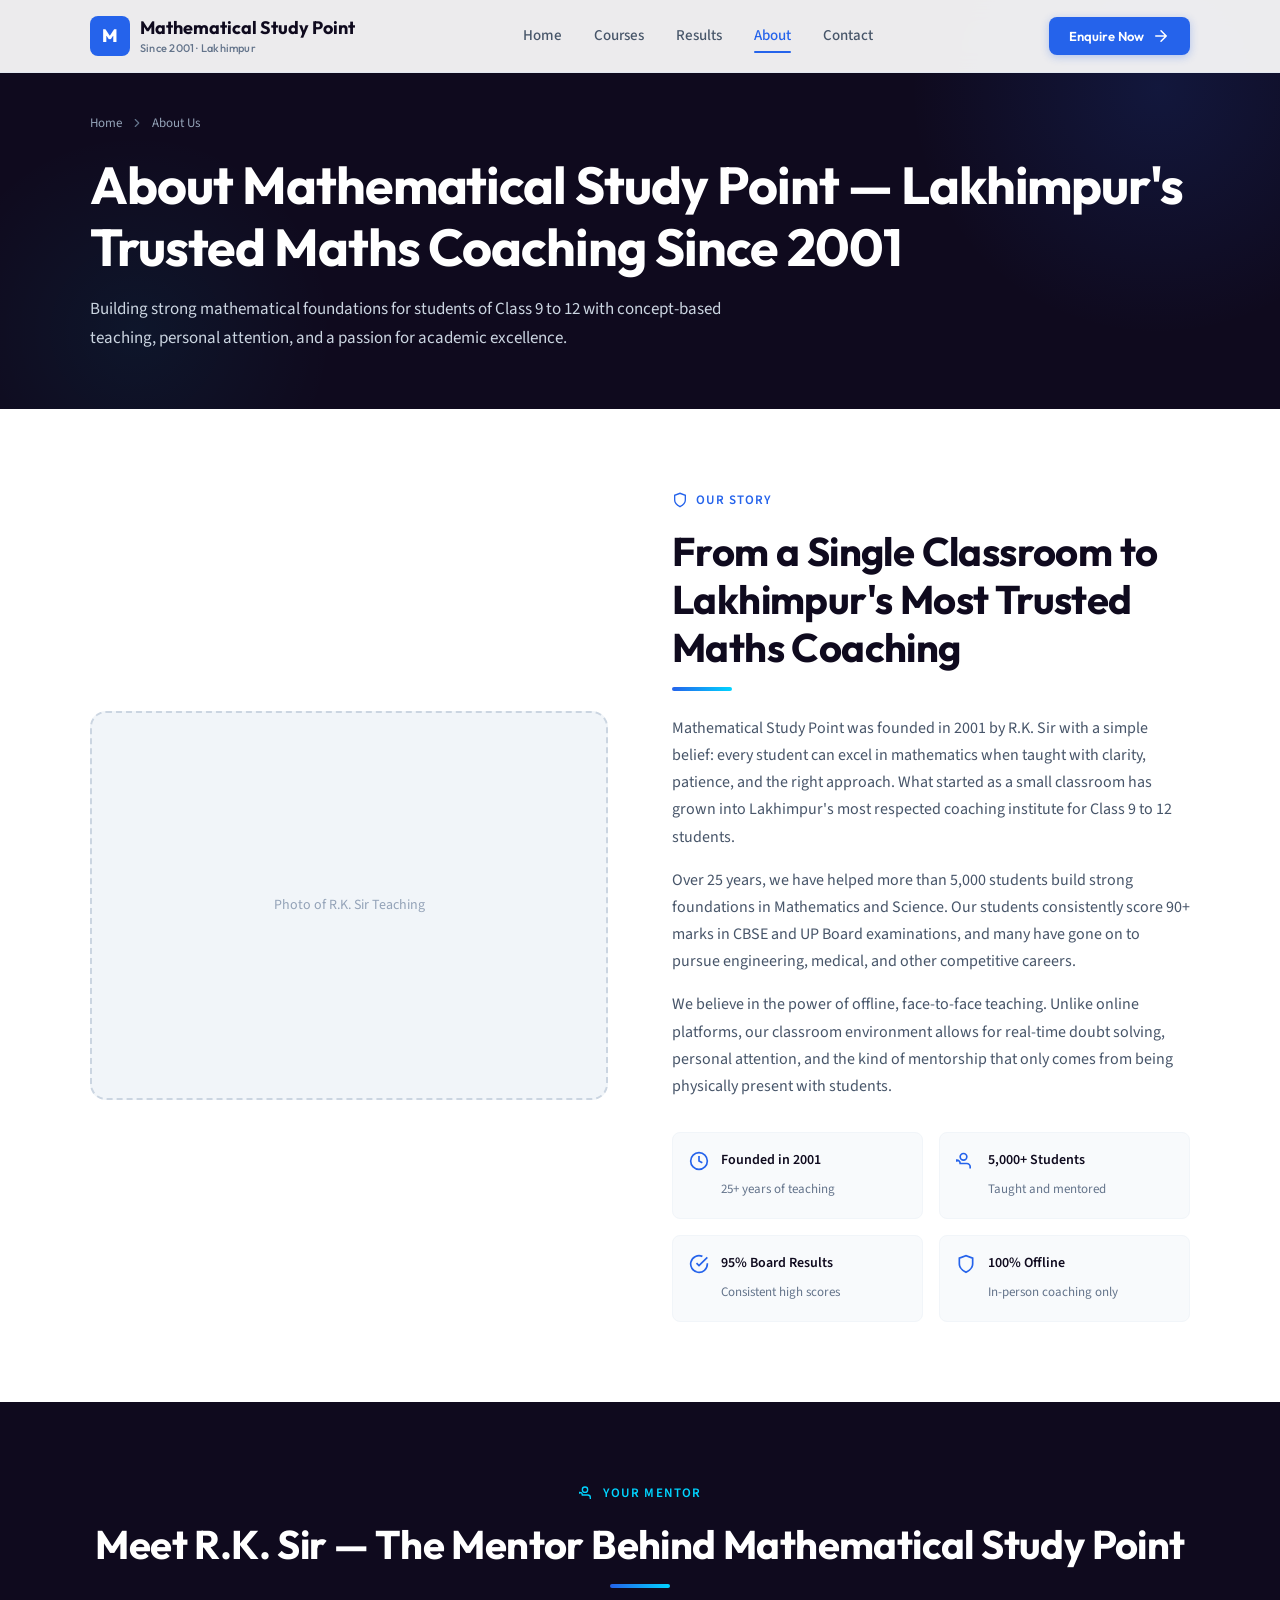
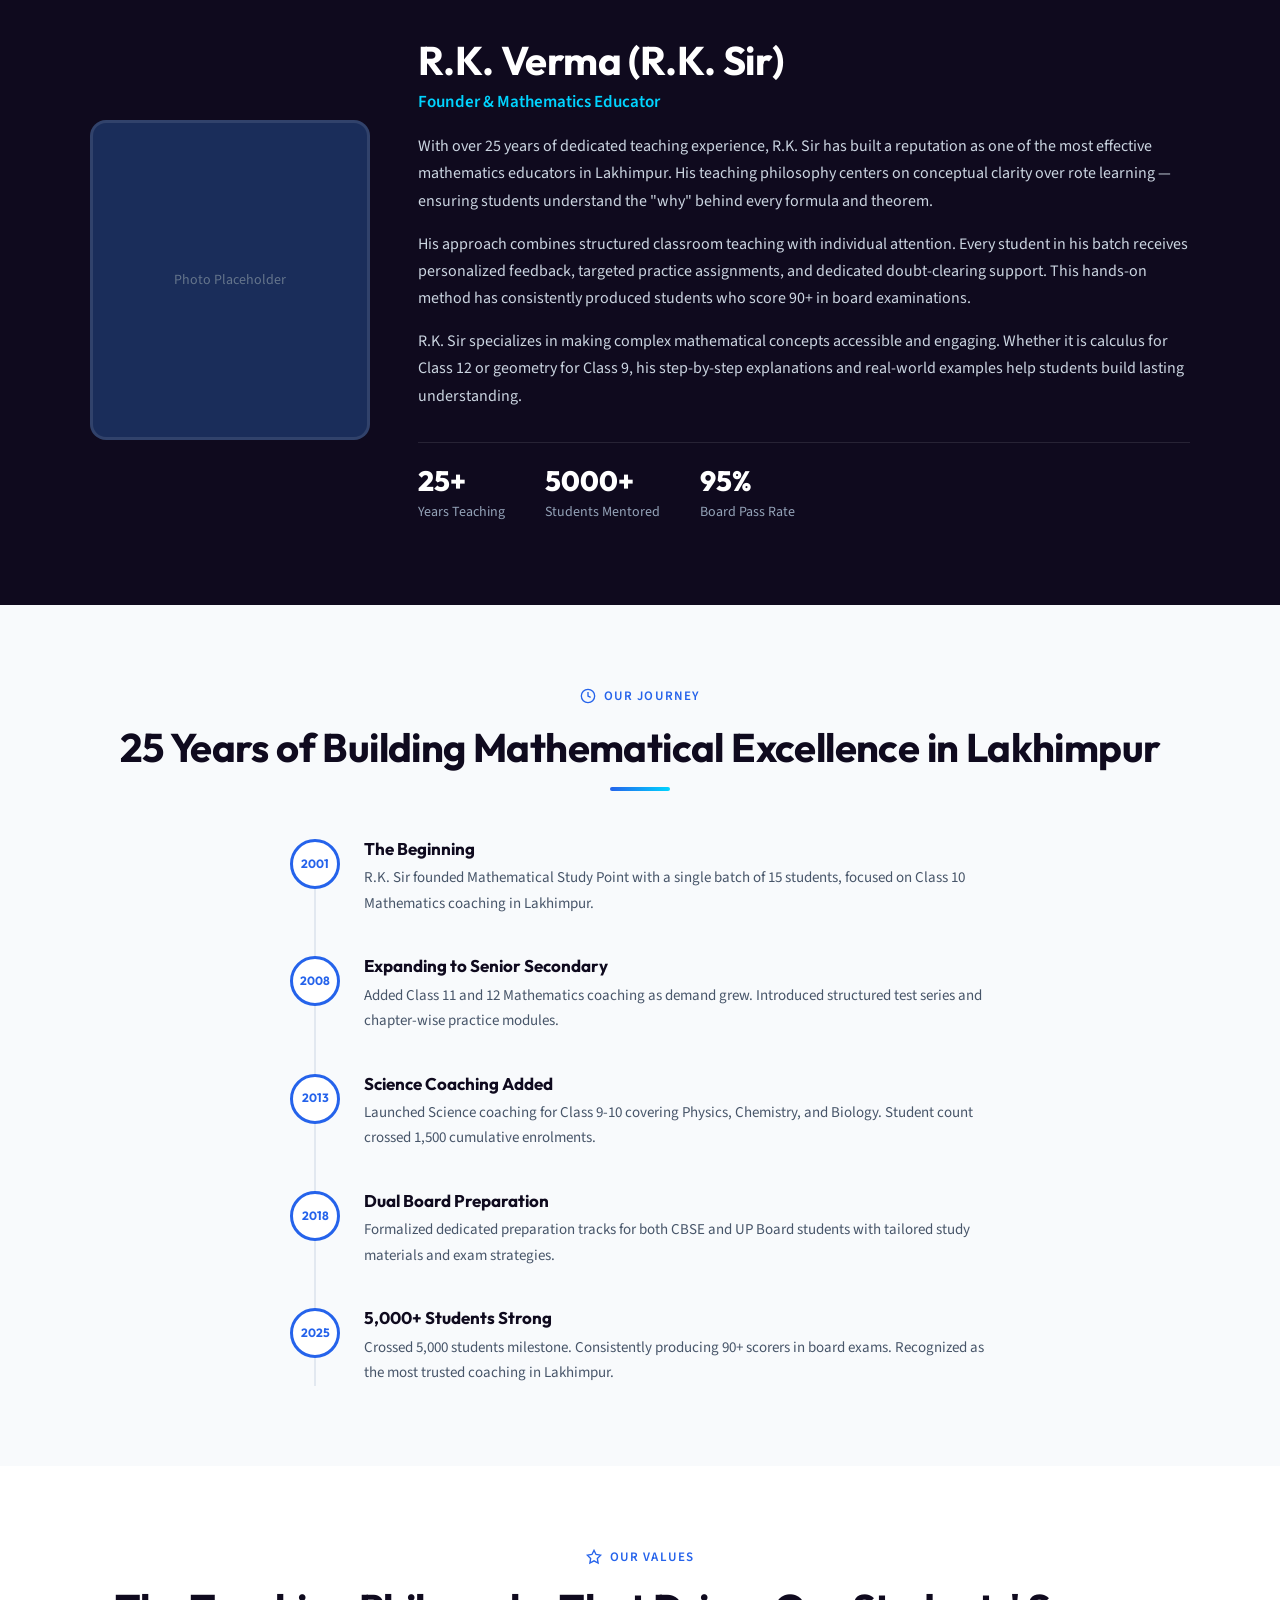
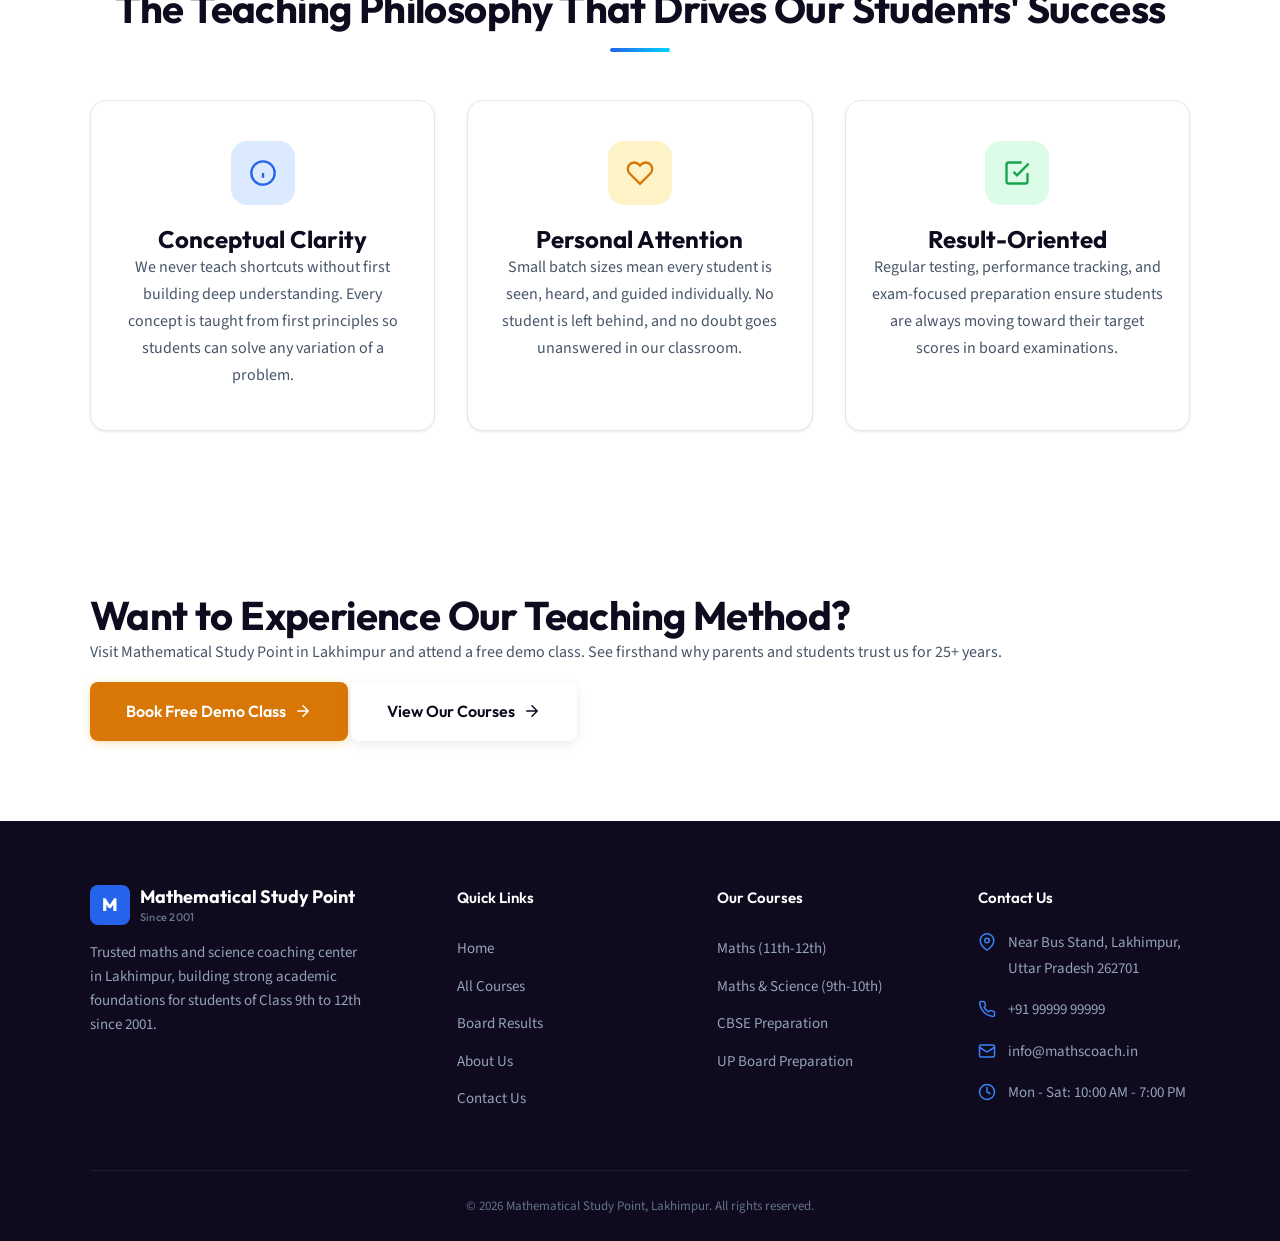
<file: about/index.html>
<!DOCTYPE html>
<html lang="en">
<head>
  <meta charset="UTF-8"><meta name="viewport" content="width=device-width, initial-scale=1.0">
  <title>About Mathematical Study Point | Best Maths Tutor in Lakhimpur Since 2001</title>
  <meta name="description" content="Learn about Mathematical Study Point, Lakhimpur's trusted maths coaching institute since 2001. Founded by R.K. Sir with 25+ years of teaching experience.">
  <link rel="canonical" href="https://mathscoach.in/about/">
  <meta property="og:title" content="About Mathematical Study Point | R.K. Sir">
  <meta property="og:description" content="25+ years of maths coaching excellence in Lakhimpur. Know our story, teaching philosophy, and the mentor behind 5000+ successful students.">
  <meta property="og:url" content="https://mathscoach.in/about/"><meta property="og:type" content="website">
  <link rel="preconnect" href="https://fonts.googleapis.com"><link rel="preconnect" href="https://fonts.gstatic.com" crossorigin>
  <link href="https://fonts.googleapis.com/css2?family=Outfit:wght@400;500;600;700;800&family=Source+Sans+3:wght@400;500;600;700&display=swap" rel="stylesheet">
  <link rel="stylesheet" href="/css/style.css"><link rel="stylesheet" href="/css/page-header.css"><link rel="stylesheet" href="/css/about.css">
  <script type="application/ld+json">{"@context":"https://schema.org","@type":"BreadcrumbList","itemListElement":[{"@type":"ListItem","position":1,"name":"Home","item":"https://mathscoach.in/"},{"@type":"ListItem","position":2,"name":"About Us","item":"https://mathscoach.in/about/"}]}</script>
  <script type="application/ld+json">{"@context":"https://schema.org","@type":"Organization","name":"Mathematical Study Point","url":"https://mathscoach.in","foundingDate":"2001","founder":{"@type":"Person","name":"R.K. Verma","jobTitle":"Founder & Mathematics Educator"},"address":{"@type":"PostalAddress","streetAddress":"Near Bus Stand","addressLocality":"Lakhimpur","addressRegion":"Uttar Pradesh","postalCode":"262701","addressCountry":"IN"}}</script>
</head>
<body>
  <div id="site-header"></div><div id="mobile-menu-slot"></div>
  <main>
    <section class="page-hero"><div class="container">
      <nav class="breadcrumb" aria-label="Breadcrumb"><a href="/">Home</a><svg viewBox="0 0 24 24" fill="none" stroke="currentColor" stroke-width="2" stroke-linecap="round" stroke-linejoin="round"><path d="M9 18l6-6-6-6"/></svg><span>About Us</span></nav>
      <h1>About Mathematical Study Point — Lakhimpur's Trusted Maths Coaching Since 2001</h1>
      <p>Building strong mathematical foundations for students of Class 9 to 12 with concept-based teaching, personal attention, and a passion for academic excellence.</p>
    </div></section>

    <section><div class="container"><div class="about-intro">
      <div class="about-image">Photo of R.K. Sir Teaching</div>
      <div class="about-content">
        <div class="section-label"><svg viewBox="0 0 24 24" fill="none" stroke="currentColor" stroke-width="2" width="16" height="16"><path d="M12 22s8-4 8-10V5l-8-3-8 3v7c0 6 8 10 8 10z"/></svg>Our Story</div>
        <h2>From a Single Classroom to Lakhimpur's Most Trusted Maths Coaching</h2>
        <div class="divider"></div>
        <p>Mathematical Study Point was founded in 2001 by R.K. Sir with a simple belief: every student can excel in mathematics when taught with clarity, patience, and the right approach. What started as a small classroom has grown into Lakhimpur's most respected coaching institute for Class 9 to 12 students.</p>
        <p>Over 25 years, we have helped more than 5,000 students build strong foundations in Mathematics and Science. Our students consistently score 90+ marks in CBSE and UP Board examinations, and many have gone on to pursue engineering, medical, and other competitive careers.</p>
        <p>We believe in the power of offline, face-to-face teaching. Unlike online platforms, our classroom environment allows for real-time doubt solving, personal attention, and the kind of mentorship that only comes from being physically present with students.</p>
        <div class="about-highlights">
          <div class="about-highlight"><svg viewBox="0 0 24 24" fill="none" stroke="currentColor" stroke-width="2"><circle cx="12" cy="12" r="10"/><polyline points="12 6 12 12 16 14"/></svg><div><strong>Founded in 2001</strong><span>25+ years of teaching</span></div></div>
          <div class="about-highlight"><svg viewBox="0 0 24 24" fill="none" stroke="currentColor" stroke-width="2"><path d="M17 21v-2a4 4 0 00-4-4H5a4 4 0 00-4-4v2"/><circle cx="9" cy="7" r="4"/></svg><div><strong>5,000+ Students</strong><span>Taught and mentored</span></div></div>
          <div class="about-highlight"><svg viewBox="0 0 24 24" fill="none" stroke="currentColor" stroke-width="2"><path d="M22 11.08V12a10 10 0 11-5.93-9.14"/><polyline points="22 4 12 14.01 9 11.01"/></svg><div><strong>95% Board Results</strong><span>Consistent high scores</span></div></div>
          <div class="about-highlight"><svg viewBox="0 0 24 24" fill="none" stroke="currentColor" stroke-width="2"><path d="M12 22s8-4 8-10V5l-8-3-8 3v7c0 6 8 10 8 10z"/></svg><div><strong>100% Offline</strong><span>In-person coaching only</span></div></div>
        </div>
      </div>
    </div></div></section>

    <section class="mentor-section"><div class="container">
      <div class="section-header center fade-up">
        <div class="section-label" style="color:var(--accent)"><svg viewBox="0 0 24 24" fill="none" stroke="currentColor" stroke-width="2" width="16" height="16"><path d="M17 21v-2a4 4 0 00-4-4H5a4 4 0 00-4-4v2"/><circle cx="9" cy="7" r="4"/></svg>Your Mentor</div>
        <h2 style="color:var(--white)">Meet R.K. Sir — The Mentor Behind Mathematical Study Point</h2><div class="divider center"></div>
      </div>
      <div class="mentor-grid fade-up">
        <div class="mentor-photo">Photo Placeholder</div>
        <div class="mentor-info">
          <h2>R.K. Verma (R.K. Sir)</h2>
          <div class="mentor-title">Founder &amp; Mathematics Educator</div>
          <p>With over 25 years of dedicated teaching experience, R.K. Sir has built a reputation as one of the most effective mathematics educators in Lakhimpur. His teaching philosophy centers on conceptual clarity over rote learning — ensuring students understand the "why" behind every formula and theorem.</p>
          <p>His approach combines structured classroom teaching with individual attention. Every student in his batch receives personalized feedback, targeted practice assignments, and dedicated doubt-clearing support. This hands-on method has consistently produced students who score 90+ in board examinations.</p>
          <p>R.K. Sir specializes in making complex mathematical concepts accessible and engaging. Whether it is calculus for Class 12 or geometry for Class 9, his step-by-step explanations and real-world examples help students build lasting understanding.</p>
          <div class="mentor-stats">
            <div><div class="stat-number">25+</div><div class="stat-label">Years Teaching</div></div>
            <div><div class="stat-number">5000+</div><div class="stat-label">Students Mentored</div></div>
            <div><div class="stat-number">95%</div><div class="stat-label">Board Pass Rate</div></div>
          </div>
        </div>
      </div>
    </div></section>

    <section class="journey"><div class="container">
      <div class="section-header center fade-up">
        <div class="section-label"><svg viewBox="0 0 24 24" fill="none" stroke="currentColor" stroke-width="2" width="16" height="16"><circle cx="12" cy="12" r="10"/><polyline points="12 6 12 12 16 14"/></svg>Our Journey</div>
        <h2>25 Years of Building Mathematical Excellence in Lakhimpur</h2><div class="divider center"></div>
      </div>
      <div class="timeline fade-up">
        <div class="timeline-item"><div class="timeline-dot">2001</div><div class="timeline-content"><h3>The Beginning</h3><p>R.K. Sir founded Mathematical Study Point with a single batch of 15 students, focused on Class 10 Mathematics coaching in Lakhimpur.</p></div></div>
        <div class="timeline-item"><div class="timeline-dot">2008</div><div class="timeline-content"><h3>Expanding to Senior Secondary</h3><p>Added Class 11 and 12 Mathematics coaching as demand grew. Introduced structured test series and chapter-wise practice modules.</p></div></div>
        <div class="timeline-item"><div class="timeline-dot">2013</div><div class="timeline-content"><h3>Science Coaching Added</h3><p>Launched Science coaching for Class 9-10 covering Physics, Chemistry, and Biology. Student count crossed 1,500 cumulative enrolments.</p></div></div>
        <div class="timeline-item"><div class="timeline-dot">2018</div><div class="timeline-content"><h3>Dual Board Preparation</h3><p>Formalized dedicated preparation tracks for both CBSE and UP Board students with tailored study materials and exam strategies.</p></div></div>
        <div class="timeline-item"><div class="timeline-dot">2025</div><div class="timeline-content"><h3>5,000+ Students Strong</h3><p>Crossed 5,000 students milestone. Consistently producing 90+ scorers in board exams. Recognized as the most trusted coaching in Lakhimpur.</p></div></div>
      </div>
    </div></section>

    <section><div class="container">
      <div class="section-header center fade-up">
        <div class="section-label"><svg viewBox="0 0 24 24" fill="none" stroke="currentColor" stroke-width="2" width="16" height="16"><path d="M12 2l3.09 6.26L22 9.27l-5 4.87 1.18 6.88L12 17.77l-6.18 3.25L7 14.14 2 9.27l6.91-1.01L12 2z"/></svg>Our Values</div>
        <h2>The Teaching Philosophy That Drives Our Students' Success</h2><div class="divider center"></div>
      </div>
      <div class="values-grid">
        <div class="card value-card fade-up d1"><div class="icon-box blue"><svg viewBox="0 0 24 24" fill="none" stroke="currentColor" stroke-width="2" width="28" height="28"><circle cx="12" cy="12" r="10"/><path d="M12 16v-4M12 8h.01"/></svg></div><h3>Conceptual Clarity</h3><p>We never teach shortcuts without first building deep understanding. Every concept is taught from first principles so students can solve any variation of a problem.</p></div>
        <div class="card value-card fade-up d2"><div class="icon-box amber"><svg viewBox="0 0 24 24" fill="none" stroke="currentColor" stroke-width="2" width="28" height="28"><path d="M20.84 4.61a5.5 5.5 0 00-7.78 0L12 5.67l-1.06-1.06a5.5 5.5 0 00-7.78 7.78L12 21.23l8.84-8.84a5.5 5.5 0 000-7.78z"/></svg></div><h3>Personal Attention</h3><p>Small batch sizes mean every student is seen, heard, and guided individually. No student is left behind, and no doubt goes unanswered in our classroom.</p></div>
        <div class="card value-card fade-up d3"><div class="icon-box green"><svg viewBox="0 0 24 24" fill="none" stroke="currentColor" stroke-width="2" width="28" height="28"><path d="M9 11l3 3L22 4"/><path d="M21 12v7a2 2 0 01-2 2H5a2 2 0 01-2-2V5a2 2 0 012-2h11"/></svg></div><h3>Result-Oriented</h3><p>Regular testing, performance tracking, and exam-focused preparation ensure students are always moving toward their target scores in board examinations.</p></div>
      </div>
    </div></section>

    <section class="cta-section"><div class="container" style="position:relative;z-index:1">
      <h2>Want to Experience Our Teaching Method?</h2>
      <p>Visit Mathematical Study Point in Lakhimpur and attend a free demo class. See firsthand why parents and students trust us for 25+ years.</p>
      <div class="cta-btns">
        <a href="/contact/" class="btn btn-amber btn-lg">Book Free Demo Class <svg viewBox="0 0 24 24" fill="none" stroke="currentColor" stroke-width="2" stroke-linecap="round" stroke-linejoin="round" width="18" height="18"><path d="M5 12h14M12 5l7 7-7 7"/></svg></a>
        <a href="/courses/" class="btn btn-white btn-lg">View Our Courses <svg viewBox="0 0 24 24" fill="none" stroke="currentColor" stroke-width="2" stroke-linecap="round" stroke-linejoin="round" width="18" height="18"><path d="M5 12h14M12 5l7 7-7 7"/></svg></a>
      </div>
    </div></section>
  </main>
  <div id="site-footer"></div>
  <script src="/js/components.js"></script>
</body>
</html>
</file>
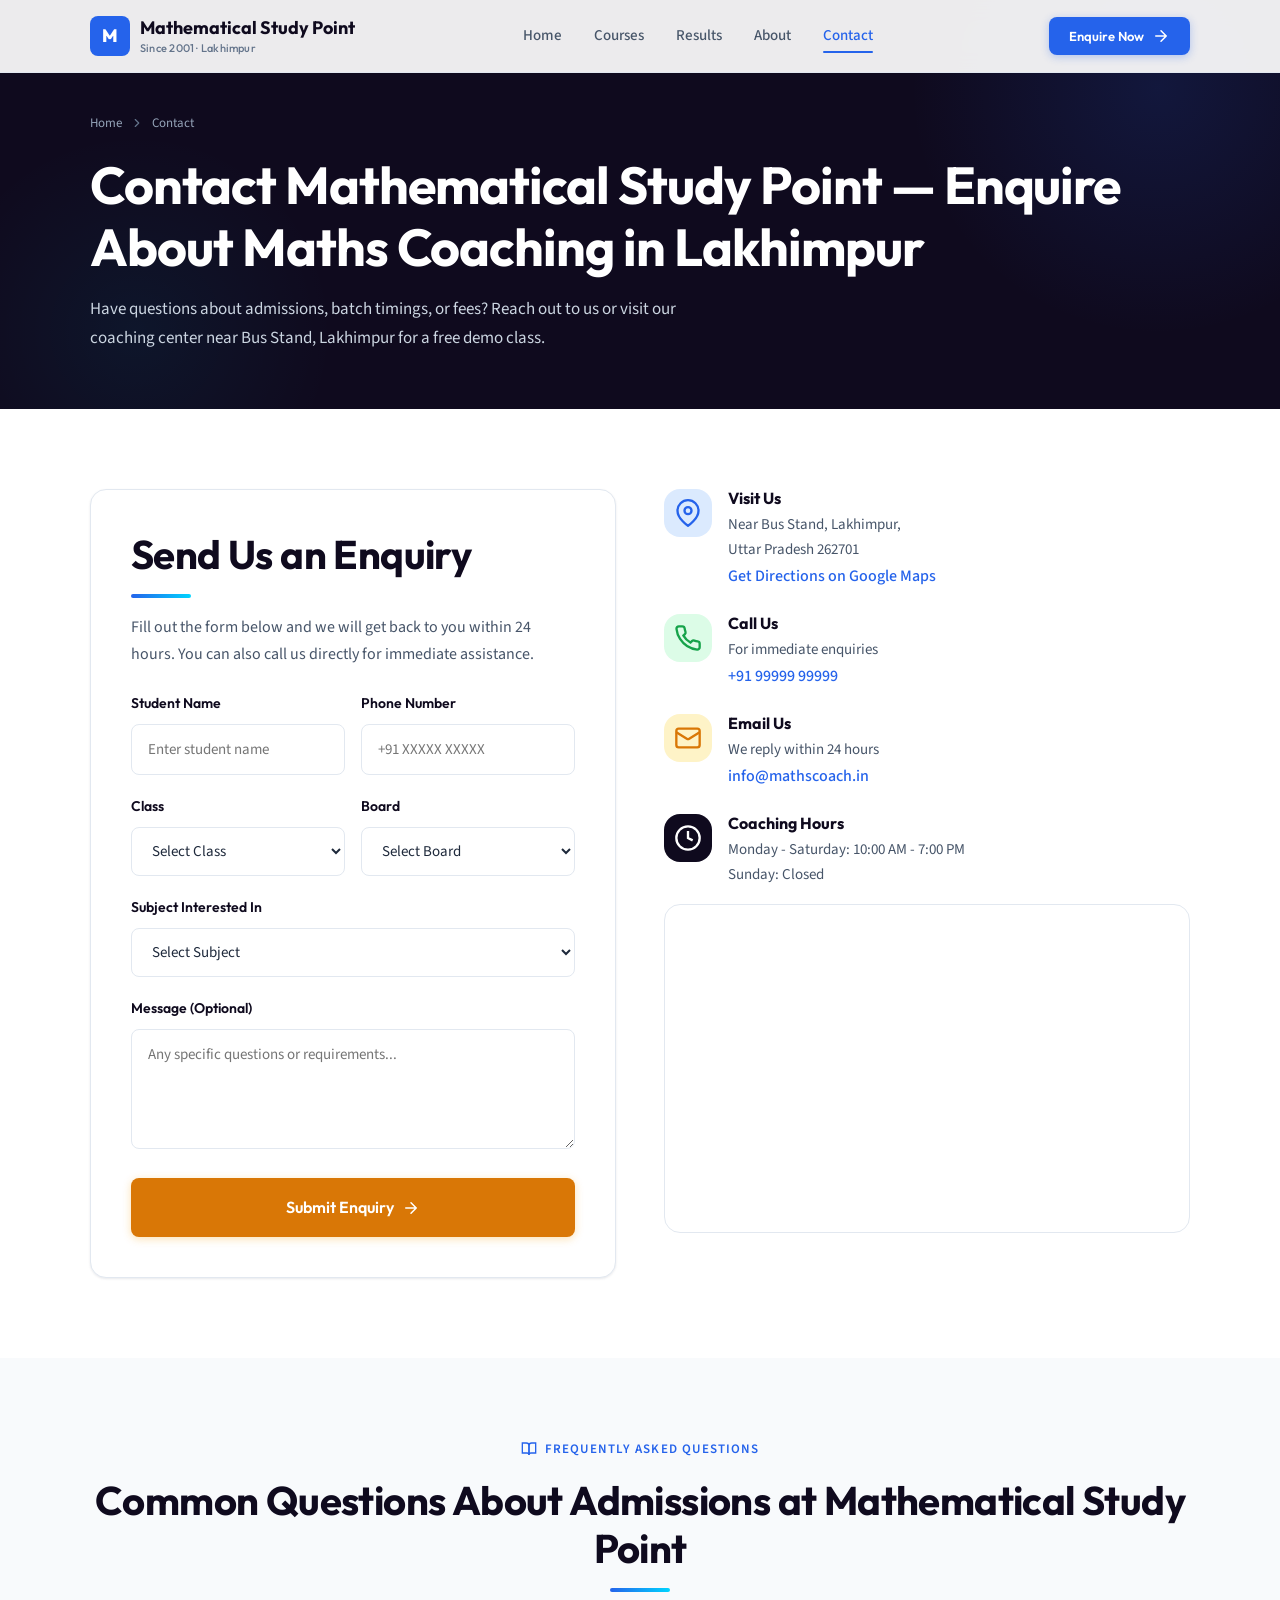
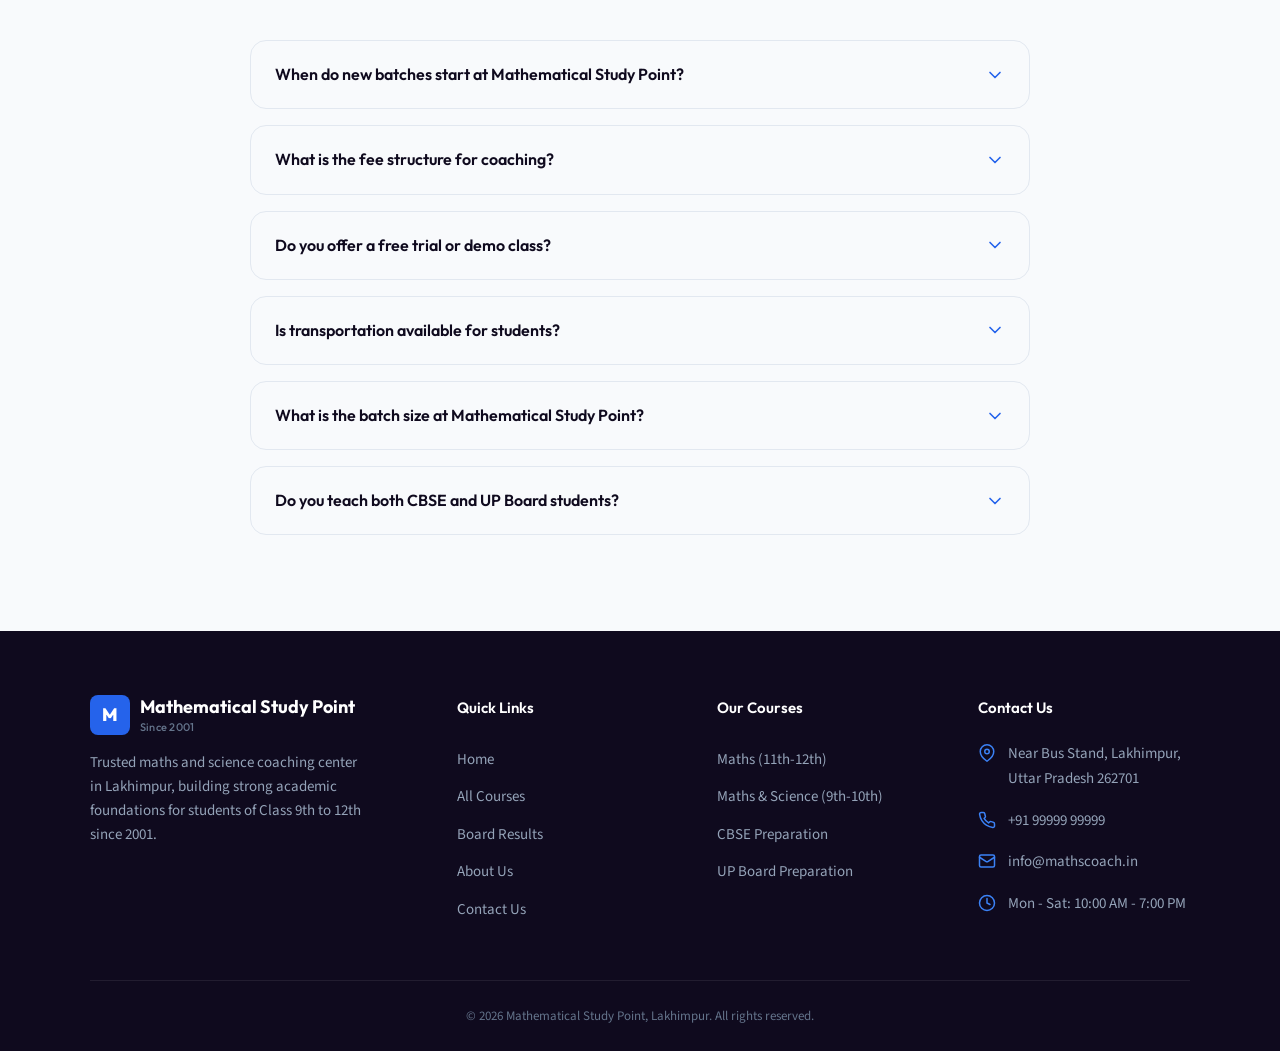
<file: contact/index.html>
<!DOCTYPE html>
<html lang="en">
<head>
  <meta charset="UTF-8"><meta name="viewport" content="width=device-width, initial-scale=1.0">
  <title>Contact Mathematical Study Point | Maths Coaching in Lakhimpur</title>
  <meta name="description" content="Contact Mathematical Study Point for maths and science coaching enquiries in Lakhimpur. Visit us near Bus Stand, call or fill the enquiry form. Free demo class available.">
  <link rel="canonical" href="https://mathscoach.in/contact/">
  <meta property="og:title" content="Contact Mathematical Study Point | Lakhimpur">
  <meta property="og:description" content="Get in touch for admission enquiries, batch timings, and free demo class. Located near Bus Stand, Lakhimpur.">
  <meta property="og:url" content="https://mathscoach.in/contact/"><meta property="og:type" content="website">
  <link rel="preconnect" href="https://fonts.googleapis.com"><link rel="preconnect" href="https://fonts.gstatic.com" crossorigin><link href="https://fonts.googleapis.com/css2?family=Outfit:wght@400;500;600;700;800&family=Source+Sans+3:wght@400;500;600;700&display=swap" rel="stylesheet">
  <link rel="stylesheet" href="/css/style.css"><link rel="stylesheet" href="/css/page-header.css"><link rel="stylesheet" href="/css/contact.css">
  <script type="application/ld+json">{"@context":"https://schema.org","@type":"BreadcrumbList","itemListElement":[{"@type":"ListItem","position":1,"name":"Home","item":"https://mathscoach.in/"},{"@type":"ListItem","position":2,"name":"Contact","item":"https://mathscoach.in/contact/"}]}</script>
  <script type="application/ld+json">{"@context":"https://schema.org","@type":"LocalBusiness","name":"Mathematical Study Point","address":{"@type":"PostalAddress","streetAddress":"Near Bus Stand","addressLocality":"Lakhimpur","addressRegion":"Uttar Pradesh","postalCode":"262701","addressCountry":"IN"},"geo":{"@type":"GeoCoordinates","latitude":27.9516607,"longitude":80.7720527},"telephone":"+919999999999","email":"info@mathscoach.in","openingHours":"Mo-Sa 10:00-19:00","url":"https://mathscoach.in"}</script>
</head>
<body>
  <div id="site-header"></div><div id="mobile-menu-slot"></div>
  <main>
    <section class="page-hero"><div class="container">
      <nav class="breadcrumb" aria-label="Breadcrumb"><a href="/">Home</a><svg viewBox="0 0 24 24" fill="none" stroke="currentColor" stroke-width="2" stroke-linecap="round" stroke-linejoin="round"><path d="M9 18l6-6-6-6"/></svg><span>Contact</span></nav>
      <h1>Contact Mathematical Study Point — Enquire About Maths Coaching in Lakhimpur</h1>
      <p>Have questions about admissions, batch timings, or fees? Reach out to us or visit our coaching center near Bus Stand, Lakhimpur for a free demo class.</p>
    </div></section>

    <section><div class="container">
      <div class="contact-grid">
        <div class="card contact-form-card fade-up">
          <h2>Send Us an Enquiry</h2>
          <div class="divider"></div>
          <p>Fill out the form below and we will get back to you within 24 hours. You can also call us directly for immediate assistance.</p>
          <div style="margin-top:1.5rem">
            <div class="form-row">
              <div class="form-group"><label for="name">Student Name</label><input type="text" id="name" placeholder="Enter student name" required></div>
              <div class="form-group"><label for="phone">Phone Number</label><input type="tel" id="phone" placeholder="+91 XXXXX XXXXX" required></div>
            </div>
            <div class="form-row">
              <div class="form-group"><label for="class">Class</label><select id="class"><option value="">Select Class</option><option>Class 9th</option><option>Class 10th</option><option>Class 11th</option><option>Class 12th</option></select></div>
              <div class="form-group"><label for="board">Board</label><select id="board"><option value="">Select Board</option><option>CBSE</option><option>UP Board</option></select></div>
            </div>
            <div class="form-group"><label for="subject">Subject Interested In</label><select id="subject"><option value="">Select Subject</option><option>Mathematics</option><option>Science</option><option>Mathematics + Science</option></select></div>
            <div class="form-group"><label for="message">Message (Optional)</label><textarea id="message" placeholder="Any specific questions or requirements..."></textarea></div>
            <button class="btn btn-amber btn-lg" style="width:100%;justify-content:center">Submit Enquiry <svg viewBox="0 0 24 24" fill="none" stroke="currentColor" stroke-width="2" stroke-linecap="round" stroke-linejoin="round" width="18" height="18"><path d="M5 12h14M12 5l7 7-7 7"/></svg></button>
          </div>
        </div>
        <div class="fade-up d2">
          <div class="contact-info-card">
            <div class="contact-detail"><div class="icon-box blue"><svg viewBox="0 0 24 24" fill="none" stroke="currentColor" stroke-width="2" width="24" height="24"><path d="M21 10c0 7-9 13-9 13s-9-6-9-13a9 9 0 0118 0z"/><circle cx="12" cy="10" r="3"/></svg></div><div><h3>Visit Us</h3><p>Near Bus Stand, Lakhimpur,<br>Uttar Pradesh 262701</p><a href="https://maps.app.goo.gl/meQtRBcWMe11aaoQ7" target="_blank" rel="noopener">Get Directions on Google Maps</a></div></div>
            <div class="contact-detail"><div class="icon-box green"><svg viewBox="0 0 24 24" fill="none" stroke="currentColor" stroke-width="2" width="24" height="24"><path d="M22 16.92v3a2 2 0 01-2.18 2 19.79 19.79 0 01-8.63-3.07 19.5 19.5 0 01-6-6A19.79 19.79 0 012.12 4.18 2 2 0 014.11 2h3a2 2 0 012 1.72c.127.96.362 1.903.7 2.81a2 2 0 01-.45 2.11L8.09 9.91a16 16 0 006 6l1.27-1.27a2 2 0 012.11-.45c.907.338 1.85.573 2.81.7A2 2 0 0122 16.92z"/></svg></div><div><h3>Call Us</h3><p>For immediate enquiries</p><a href="tel:+919999999999">+91 99999 99999</a></div></div>
            <div class="contact-detail"><div class="icon-box amber"><svg viewBox="0 0 24 24" fill="none" stroke="currentColor" stroke-width="2" width="24" height="24"><rect x="2" y="4" width="20" height="16" rx="2"/><path d="M22 7l-8.97 5.7a1.94 1.94 0 01-2.06 0L2 7"/></svg></div><div><h3>Email Us</h3><p>We reply within 24 hours</p><a href="mailto:info@mathscoach.in">info@mathscoach.in</a></div></div>
            <div class="contact-detail"><div class="icon-box navy"><svg viewBox="0 0 24 24" fill="none" stroke="currentColor" stroke-width="2" width="24" height="24"><circle cx="12" cy="12" r="10"/><polyline points="12 6 12 12 16 14"/></svg></div><div><h3>Coaching Hours</h3><p>Monday - Saturday: 10:00 AM - 7:00 PM<br>Sunday: Closed</p></div></div>
          </div>
          <div class="map-container">
            <iframe src="https://www.google.com/maps/embed?pb=!1m18!1m12!1m3!1d3543.5!2d80.7625255!3d27.9516607!2m3!1f0!2f0!3f0!3m2!1i1024!2i768!4f13.1!3m3!1m2!1s0x399f3500268bc9ef%3A0xe0b2729aed9e9eeb!2sMathematical%20Study%20Point!5e0!3m2!1sen!2sin!4v1700000000000" allowfullscreen="" loading="lazy" referrerpolicy="no-referrer-when-downgrade" title="Mathematical Study Point Location on Google Maps"></iframe>
          </div>
        </div>
      </div>
    </div></section>

    <section style="background:var(--gray-50)"><div class="container">
      <div class="section-header center fade-up">
        <div class="section-label"><svg viewBox="0 0 24 24" fill="none" stroke="currentColor" stroke-width="2" width="16" height="16"><path d="M2 3h6a4 4 0 014 4v14a3 3 0 00-3-3H2z"/><path d="M22 3h-6a4 4 0 00-4 4v14a3 3 0 013-3h7z"/></svg> Frequently Asked Questions</div>
        <h2>Common Questions About Admissions at Mathematical Study Point</h2><div class="divider center"></div>
      </div>
      <div class="faq-list"><div class="faq-item"><button class="faq-q">When do new batches start at Mathematical Study Point?<svg viewBox="0 0 24 24" fill="none" stroke="currentColor" stroke-width="2" stroke-linecap="round" stroke-linejoin="round"><path d="M6 9l6 6 6-6"/></svg></button><div class="faq-a"><div class="faq-a-inner">New batches typically start in April for the new academic session. However, mid-session admissions are also available depending on seat availability. Contact us to check the current batch schedule and available slots for your class.</div></div></div><div class="faq-item"><button class="faq-q">What is the fee structure for coaching?<svg viewBox="0 0 24 24" fill="none" stroke="currentColor" stroke-width="2" stroke-linecap="round" stroke-linejoin="round"><path d="M6 9l6 6 6-6"/></svg></button><div class="faq-a"><div class="faq-a-inner">Our fee structure varies by class and subject. We offer affordable coaching with flexible payment options. Please visit our center or call us for the latest fee details. We believe quality education should be accessible to every student in Lakhimpur.</div></div></div><div class="faq-item"><button class="faq-q">Do you offer a free trial or demo class?<svg viewBox="0 0 24 24" fill="none" stroke="currentColor" stroke-width="2" stroke-linecap="round" stroke-linejoin="round"><path d="M6 9l6 6 6-6"/></svg></button><div class="faq-a"><div class="faq-a-inner">Yes, we offer a free demo class so students and parents can experience our teaching method before enrolling. Simply call us or fill the enquiry form above to schedule your demo class with R.K. Sir.</div></div></div><div class="faq-item"><button class="faq-q">Is transportation available for students?<svg viewBox="0 0 24 24" fill="none" stroke="currentColor" stroke-width="2" stroke-linecap="round" stroke-linejoin="round"><path d="M6 9l6 6 6-6"/></svg></button><div class="faq-a"><div class="faq-a-inner">While we do not provide transportation, our coaching center is conveniently located near Bus Stand in Lakhimpur, making it easily accessible from all parts of the city and nearby areas.</div></div></div><div class="faq-item"><button class="faq-q">What is the batch size at Mathematical Study Point?<svg viewBox="0 0 24 24" fill="none" stroke="currentColor" stroke-width="2" stroke-linecap="round" stroke-linejoin="round"><path d="M6 9l6 6 6-6"/></svg></button><div class="faq-a"><div class="faq-a-inner">We deliberately keep our batches small to ensure every student receives personal attention. Typical batch sizes range from 15-25 students, allowing R.K. Sir to monitor individual progress and provide targeted support.</div></div></div><div class="faq-item"><button class="faq-q">Do you teach both CBSE and UP Board students?<svg viewBox="0 0 24 24" fill="none" stroke="currentColor" stroke-width="2" stroke-linecap="round" stroke-linejoin="round"><path d="M6 9l6 6 6-6"/></svg></button><div class="faq-a"><div class="faq-a-inner">Yes, we provide dedicated coaching for both CBSE and UP Board students. Our teaching covers the complete syllabus for both boards with board-specific exam preparation, previous year paper practice, and marking scheme analysis.</div></div></div></div>
    </div></section>
  </main>

  <div id="site-footer"></div>
  <script src="/js/components.js"></script>
</body>
</html>
</file>
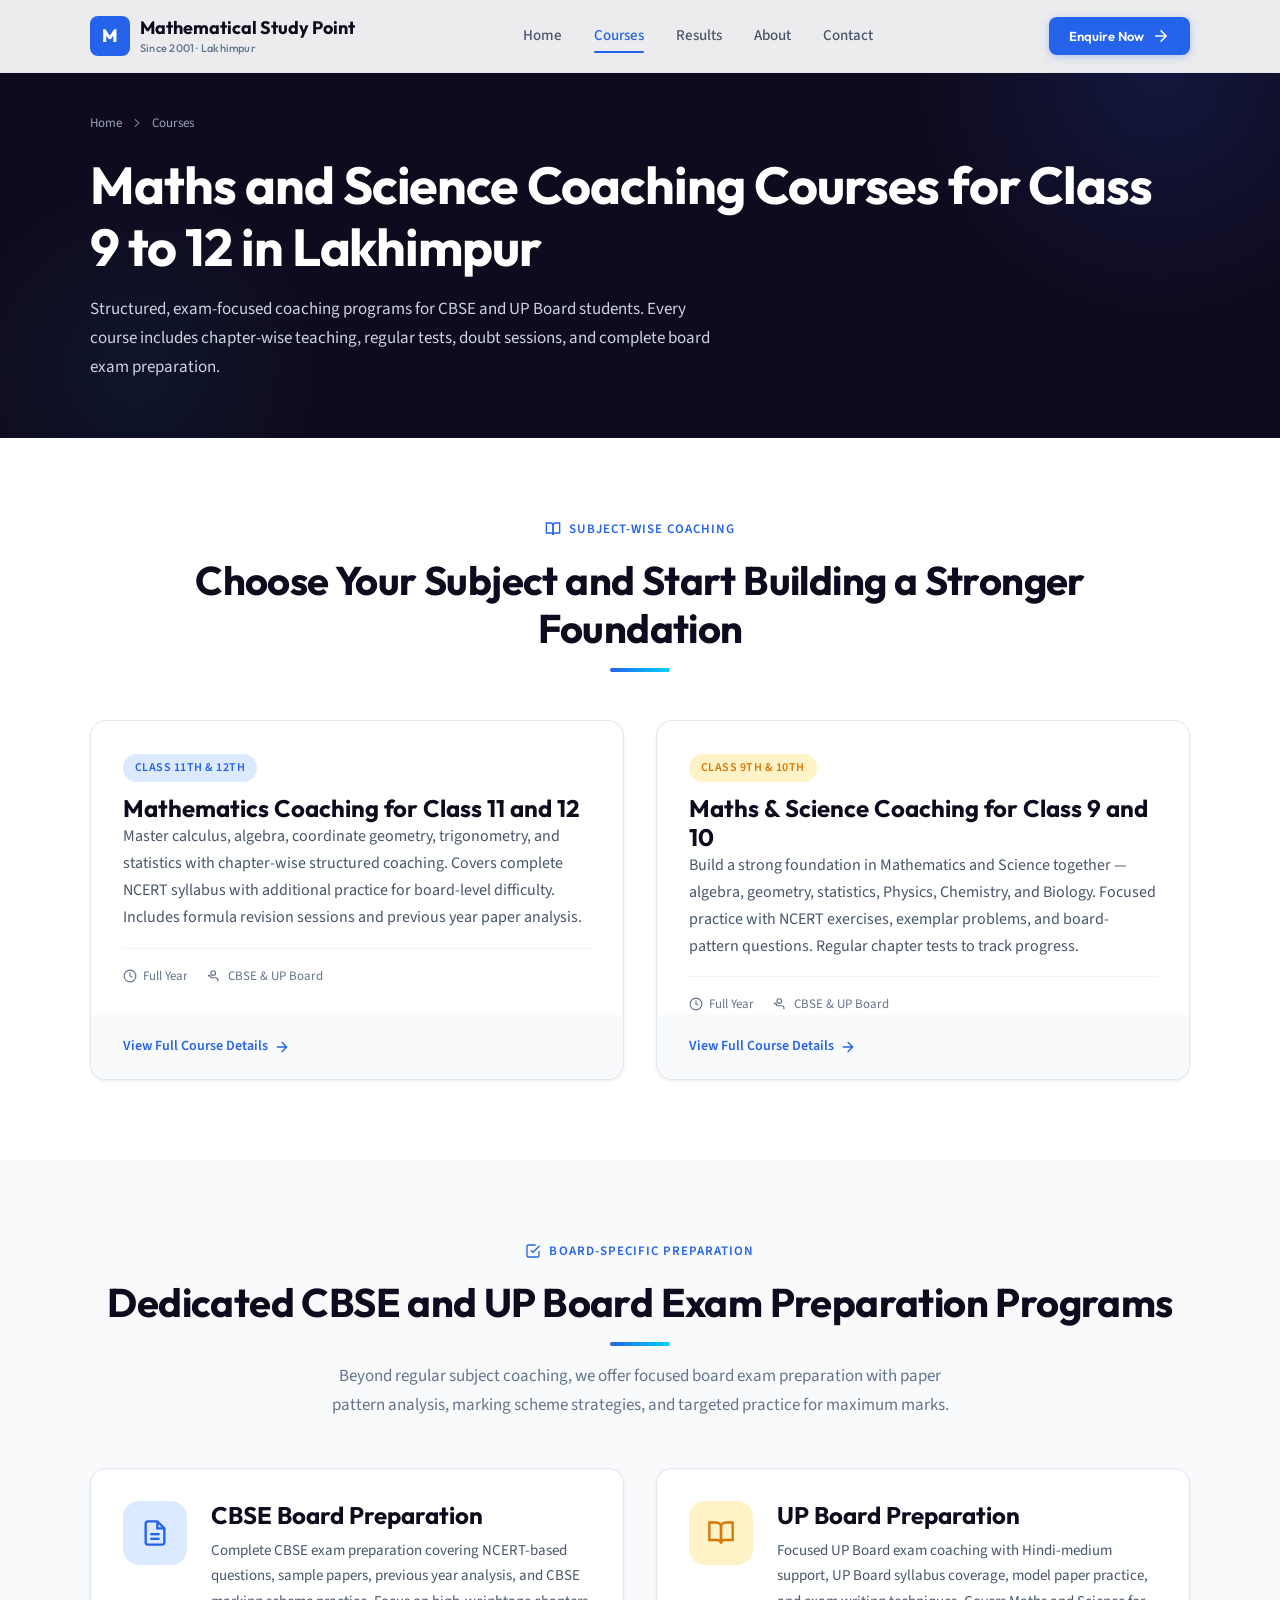
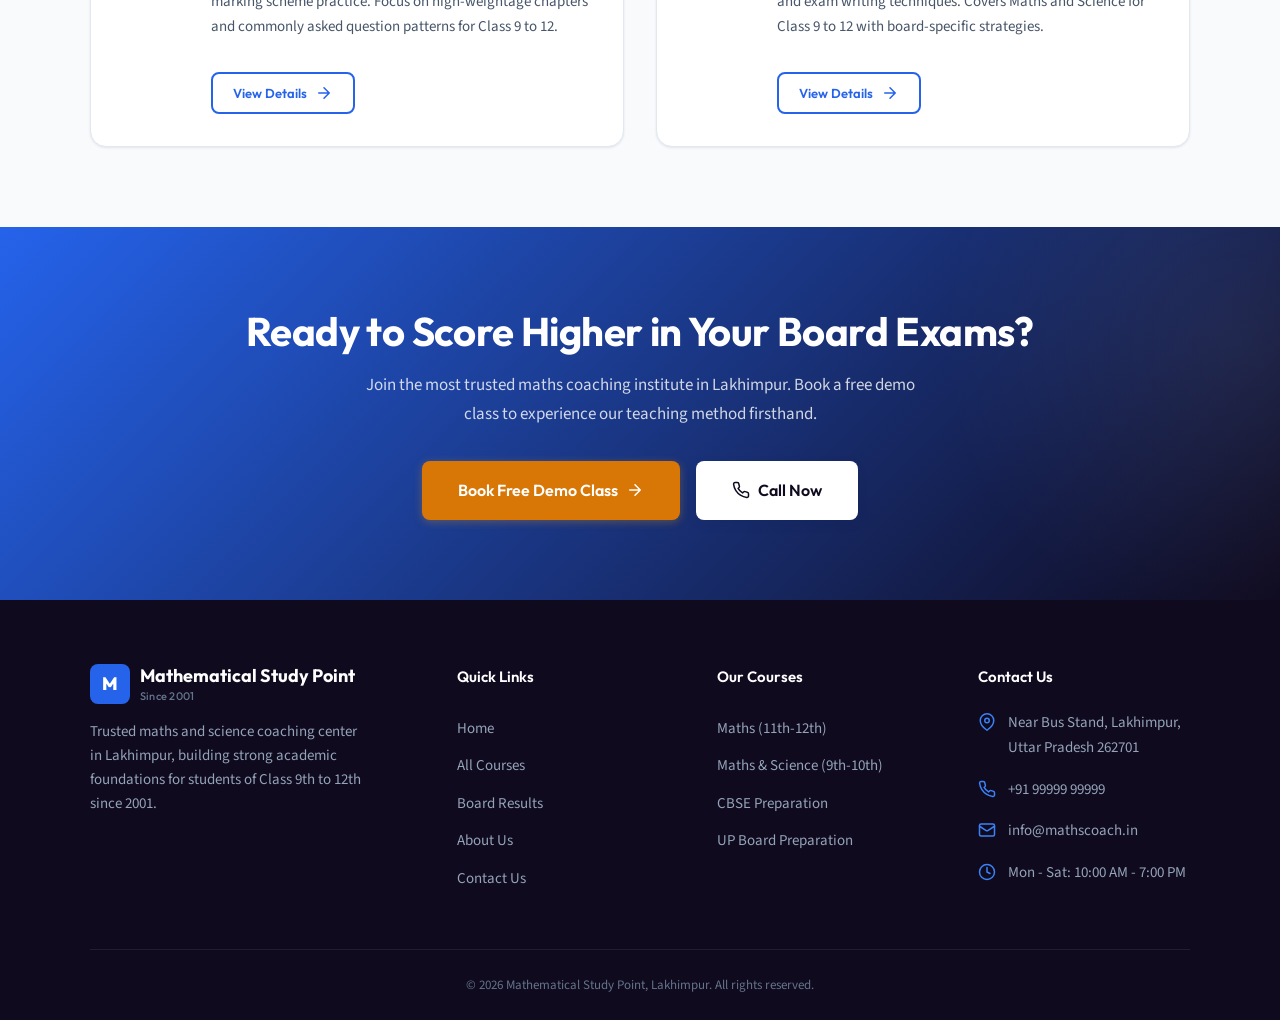
<file: courses/index.html>
<!DOCTYPE html>
<html lang="en">
<head>
  <meta charset="UTF-8"><meta name="viewport" content="width=device-width, initial-scale=1.0">
  <title>Coaching Courses for Class 9-12 in Lakhimpur | Mathematical Study Point</title>
  <meta name="description" content="Explore maths and science coaching courses for Class 9 to 12 at Mathematical Study Point, Lakhimpur. CBSE &amp; UP Board preparation, chapter-wise classes, regular tests.">
  <link rel="canonical" href="https://mathscoach.in/courses/">
  <meta property="og:title" content="Courses | Mathematical Study Point Lakhimpur">
  <meta property="og:description" content="Maths and science coaching for Class 9-12. CBSE and UP Board preparation with structured classes and test series.">
  <meta property="og:url" content="https://mathscoach.in/courses/"><meta property="og:type" content="website">
  <link rel="preconnect" href="https://fonts.googleapis.com"><link rel="preconnect" href="https://fonts.gstatic.com" crossorigin><link href="https://fonts.googleapis.com/css2?family=Outfit:wght@400;500;600;700;800&family=Source+Sans+3:wght@400;500;600;700&display=swap" rel="stylesheet">
  <link rel="stylesheet" href="/css/style.css"><link rel="stylesheet" href="/css/page-header.css"><link rel="stylesheet" href="/css/courses.css"><link rel="stylesheet" href="/css/home.css">
  <script type="application/ld+json">{"@context":"https://schema.org","@type":"BreadcrumbList","itemListElement":[{"@type":"ListItem","position":1,"name":"Home","item":"https://mathscoach.in/"},{"@type":"ListItem","position":2,"name":"Courses","item":"https://mathscoach.in/courses/"}]}</script>
</head>
<body>
  <div id="site-header"></div><div id="mobile-menu-slot"></div>
  <main>
    <section class="page-hero"><div class="container">
      <nav class="breadcrumb" aria-label="Breadcrumb"><a href="/">Home</a><svg viewBox="0 0 24 24" fill="none" stroke="currentColor" stroke-width="2" stroke-linecap="round" stroke-linejoin="round"><path d="M9 18l6-6-6-6"/></svg><span>Courses</span></nav>
      <h1>Maths and Science Coaching Courses for Class 9 to 12 in Lakhimpur</h1>
      <p>Structured, exam-focused coaching programs for CBSE and UP Board students. Every course includes chapter-wise teaching, regular tests, doubt sessions, and complete board exam preparation.</p>
    </div></section>

    <section><div class="container">
      <div class="section-header center fade-up">
        <div class="section-label"><svg viewBox="0 0 24 24" fill="none" stroke="currentColor" stroke-width="2" width="16" height="16"><path d="M2 3h6a4 4 0 014 4v14a3 3 0 00-3-3H2z"/><path d="M22 3h-6a4 4 0 00-4 4v14a3 3 0 013-3h7z"/></svg> Subject-Wise Coaching</div>
        <h2>Choose Your Subject and Start Building a Stronger Foundation</h2><div class="divider center"></div>
      </div>
      <div class="courses-grid">
        <div class="card course-list-card fade-up d1"><div class="course-card-top"><span class="badge badge-blue">Class 11th &amp; 12th</span><h3 style="margin-top:.75rem"><a href="/courses/maths-class-11-12/">Mathematics Coaching for Class 11 and 12</a></h3><p>Master calculus, algebra, coordinate geometry, trigonometry, and statistics with chapter-wise structured coaching. Covers complete NCERT syllabus with additional practice for board-level difficulty. Includes formula revision sessions and previous year paper analysis.</p><div class="course-card-meta"><span><svg viewBox="0 0 24 24" fill="none" stroke="currentColor" stroke-width="2"><circle cx="12" cy="12" r="10"/><polyline points="12 6 12 12 16 14"/></svg> Full Year</span><span><svg viewBox="0 0 24 24" fill="none" stroke="currentColor" stroke-width="2"><path d="M17 21v-2a4 4 0 00-4-4H5a4 4 0 00-4-4v2"/><circle cx="9" cy="7" r="4"/></svg> CBSE &amp; UP Board</span></div></div><div class="course-card-bottom"><a href="/courses/maths-class-11-12/">View Full Course Details <svg viewBox="0 0 24 24" fill="none" stroke="currentColor" stroke-width="2" stroke-linecap="round" stroke-linejoin="round" width="18" height="18"><path d="M5 12h14M12 5l7 7-7 7"/></svg></a></div></div>
        <div class="card course-list-card fade-up d2"><div class="course-card-top"><span class="badge badge-amber">Class 9th &amp; 10th</span><h3 style="margin-top:.75rem"><a href="/courses/maths-class-9-10/">Maths &amp; Science Coaching for Class 9 and 10</a></h3><p>Build a strong foundation in Mathematics and Science together — algebra, geometry, statistics, Physics, Chemistry, and Biology. Focused practice with NCERT exercises, exemplar problems, and board-pattern questions. Regular chapter tests to track progress.</p><div class="course-card-meta"><span><svg viewBox="0 0 24 24" fill="none" stroke="currentColor" stroke-width="2"><circle cx="12" cy="12" r="10"/><polyline points="12 6 12 12 16 14"/></svg> Full Year</span><span><svg viewBox="0 0 24 24" fill="none" stroke="currentColor" stroke-width="2"><path d="M17 21v-2a4 4 0 00-4-4H5a4 4 0 00-4-4v2"/><circle cx="9" cy="7" r="4"/></svg> CBSE &amp; UP Board</span></div></div><div class="course-card-bottom"><a href="/courses/maths-class-9-10/">View Full Course Details <svg viewBox="0 0 24 24" fill="none" stroke="currentColor" stroke-width="2" stroke-linecap="round" stroke-linejoin="round" width="18" height="18"><path d="M5 12h14M12 5l7 7-7 7"/></svg></a></div></div>
      </div>
    </div></section>

    <section class="board-strip"><div class="container">
      <div class="section-header center fade-up">
        <div class="section-label"><svg viewBox="0 0 24 24" fill="none" stroke="currentColor" stroke-width="2" width="16" height="16"><path d="M9 11l3 3L22 4"/><path d="M21 12v7a2 2 0 01-2 2H5a2 2 0 01-2-2V5a2 2 0 012-2h11"/></svg> Board-Specific Preparation</div>
        <h2>Dedicated CBSE and UP Board Exam Preparation Programs</h2><div class="divider center"></div>
        <p class="section-desc">Beyond regular subject coaching, we offer focused board exam preparation with paper pattern analysis, marking scheme strategies, and targeted practice for maximum marks.</p>
      </div>
      <div class="board-cards">
        <div class="card board-card fade-up d1">
          <div class="icon-box blue" style="width:64px;height:64px"><svg viewBox="0 0 24 24" fill="none" stroke="currentColor" stroke-width="2" width="28" height="28"><path d="M14 2H6a2 2 0 00-2 2v16a2 2 0 002 2h12a2 2 0 002-2V8z"/><polyline points="14 2 14 8 20 8"/><line x1="16" y1="13" x2="8" y2="13"/><line x1="16" y1="17" x2="8" y2="17"/></svg></div>
          <div><h3>CBSE Board Preparation</h3><p>Complete CBSE exam preparation covering NCERT-based questions, sample papers, previous year analysis, and CBSE marking scheme practice. Focus on high-weightage chapters and commonly asked question patterns for Class 9 to 12.</p><a href="/courses/cbse-board-preparation/" class="btn btn-outline btn-sm">View Details <svg viewBox="0 0 24 24" fill="none" stroke="currentColor" stroke-width="2" stroke-linecap="round" stroke-linejoin="round" width="18" height="18"><path d="M5 12h14M12 5l7 7-7 7"/></svg></a></div>
        </div>
        <div class="card board-card fade-up d2">
          <div class="icon-box amber" style="width:64px;height:64px"><svg viewBox="0 0 24 24" fill="none" stroke="currentColor" stroke-width="2" width="28" height="28"><path d="M2 3h6a4 4 0 014 4v14a3 3 0 00-3-3H2z"/><path d="M22 3h-6a4 4 0 00-4 4v14a3 3 0 013-3h7z"/></svg></div>
          <div><h3>UP Board Preparation</h3><p>Focused UP Board exam coaching with Hindi-medium support, UP Board syllabus coverage, model paper practice, and exam writing techniques. Covers Maths and Science for Class 9 to 12 with board-specific strategies.</p><a href="/courses/up-board-preparation/" class="btn btn-outline btn-sm">View Details <svg viewBox="0 0 24 24" fill="none" stroke="currentColor" stroke-width="2" stroke-linecap="round" stroke-linejoin="round" width="18" height="18"><path d="M5 12h14M12 5l7 7-7 7"/></svg></a></div>
        </div>
      </div>
    </div></section>
    
    <section class="cta-section"><div class="container" style="position:relative;z-index:1">
      <h2>Ready to Score Higher in Your Board Exams?</h2>
      <p>Join the most trusted maths coaching institute in Lakhimpur. Book a free demo class to experience our teaching method firsthand.</p>
      <div class="cta-btns">
        <a href="/contact/" class="btn btn-amber btn-lg">Book Free Demo Class <svg viewBox="0 0 24 24" fill="none" stroke="currentColor" stroke-width="2" stroke-linecap="round" stroke-linejoin="round" width="18" height="18"><path d="M5 12h14M12 5l7 7-7 7"/></svg></a>
        <a href="tel:+919999999999" class="btn btn-white btn-lg"><svg viewBox="0 0 24 24" fill="none" stroke="currentColor" stroke-width="2" stroke-linecap="round" stroke-linejoin="round" width="18" height="18"><path d="M22 16.92v3a2 2 0 01-2.18 2 19.79 19.79 0 01-8.63-3.07 19.5 19.5 0 01-6-6A19.79 19.79 0 012.12 4.18 2 2 0 014.11 2h3a2 2 0 012 1.72c.127.96.362 1.903.7 2.81a2 2 0 01-.45 2.11L8.09 9.91a16 16 0 006 6l1.27-1.27a2 2 0 012.11-.45c.907.338 1.85.573 2.81.7A2 2 0 0122 16.92z"/></svg> Call Now</a>
      </div>
    </div></section>
  </main>

  <div id="site-footer"></div>
  <script src="/js/components.js"></script>
</body>
</html>
</file>
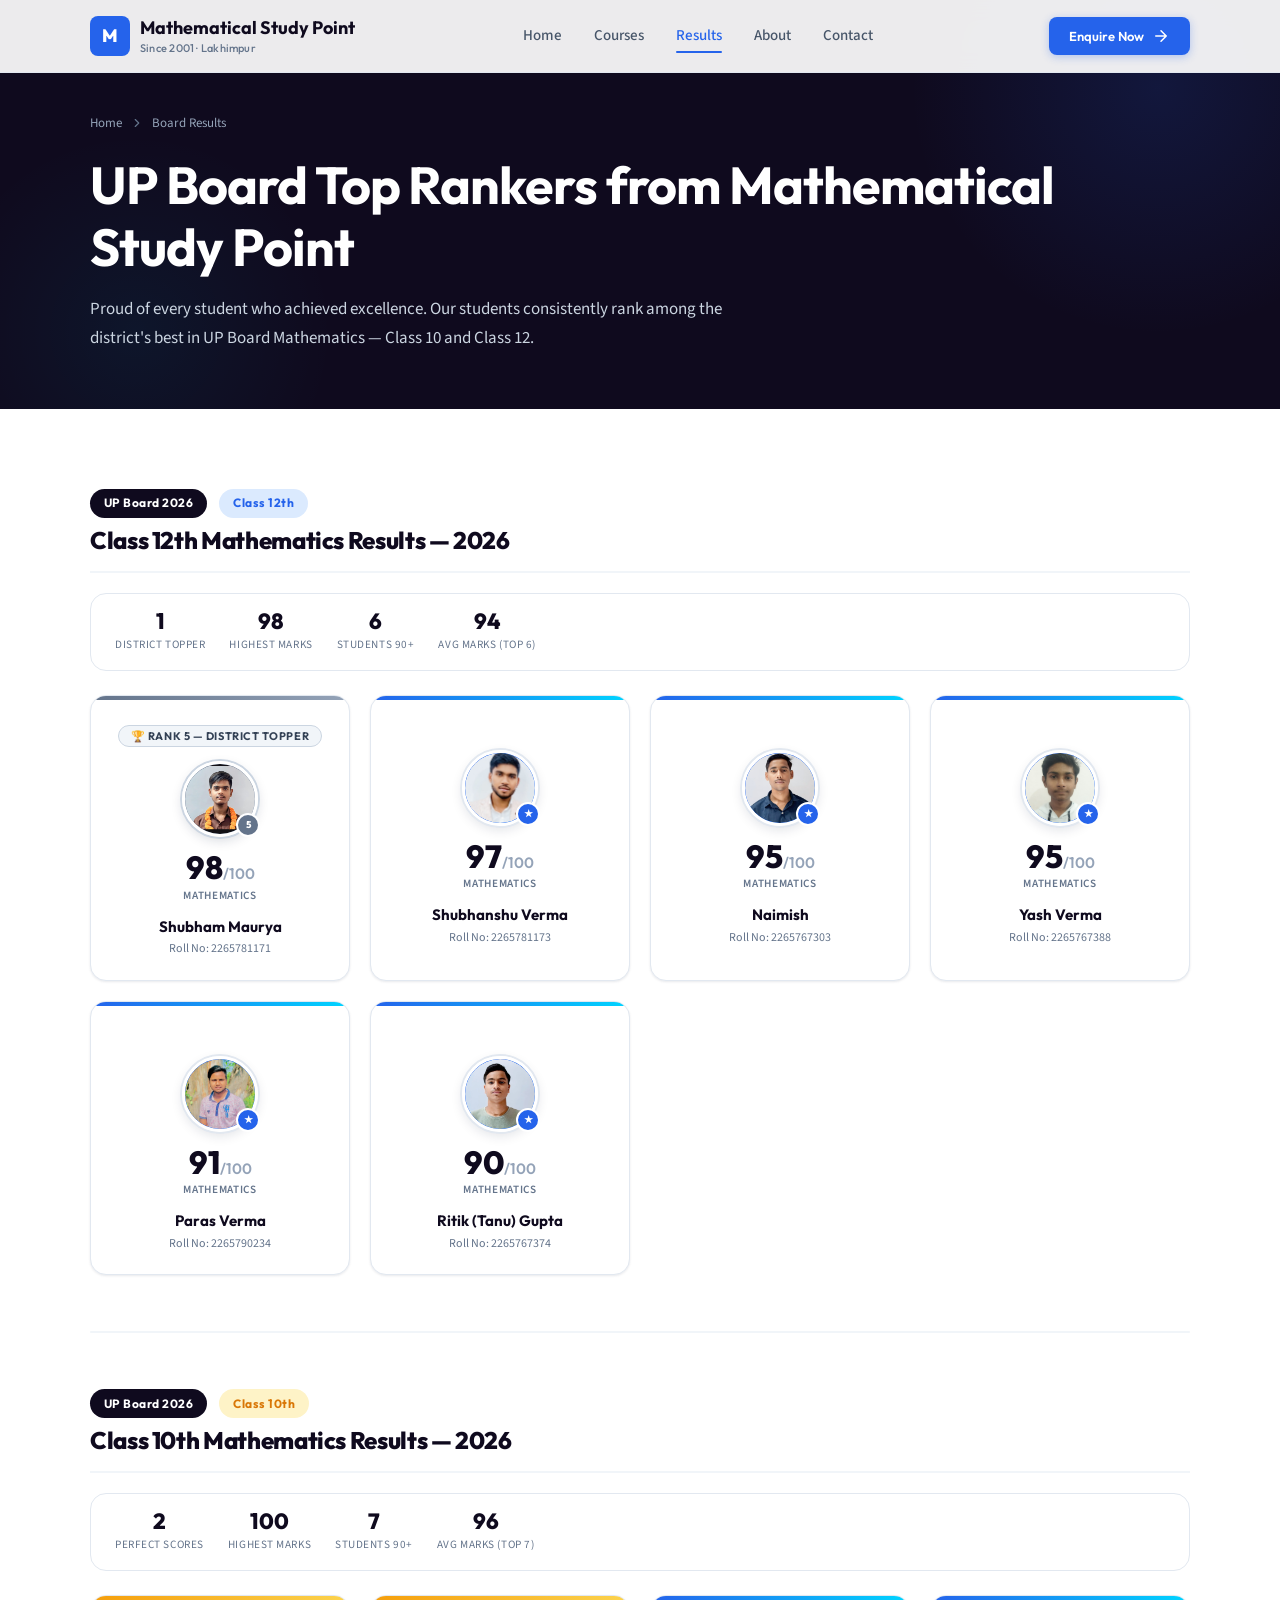
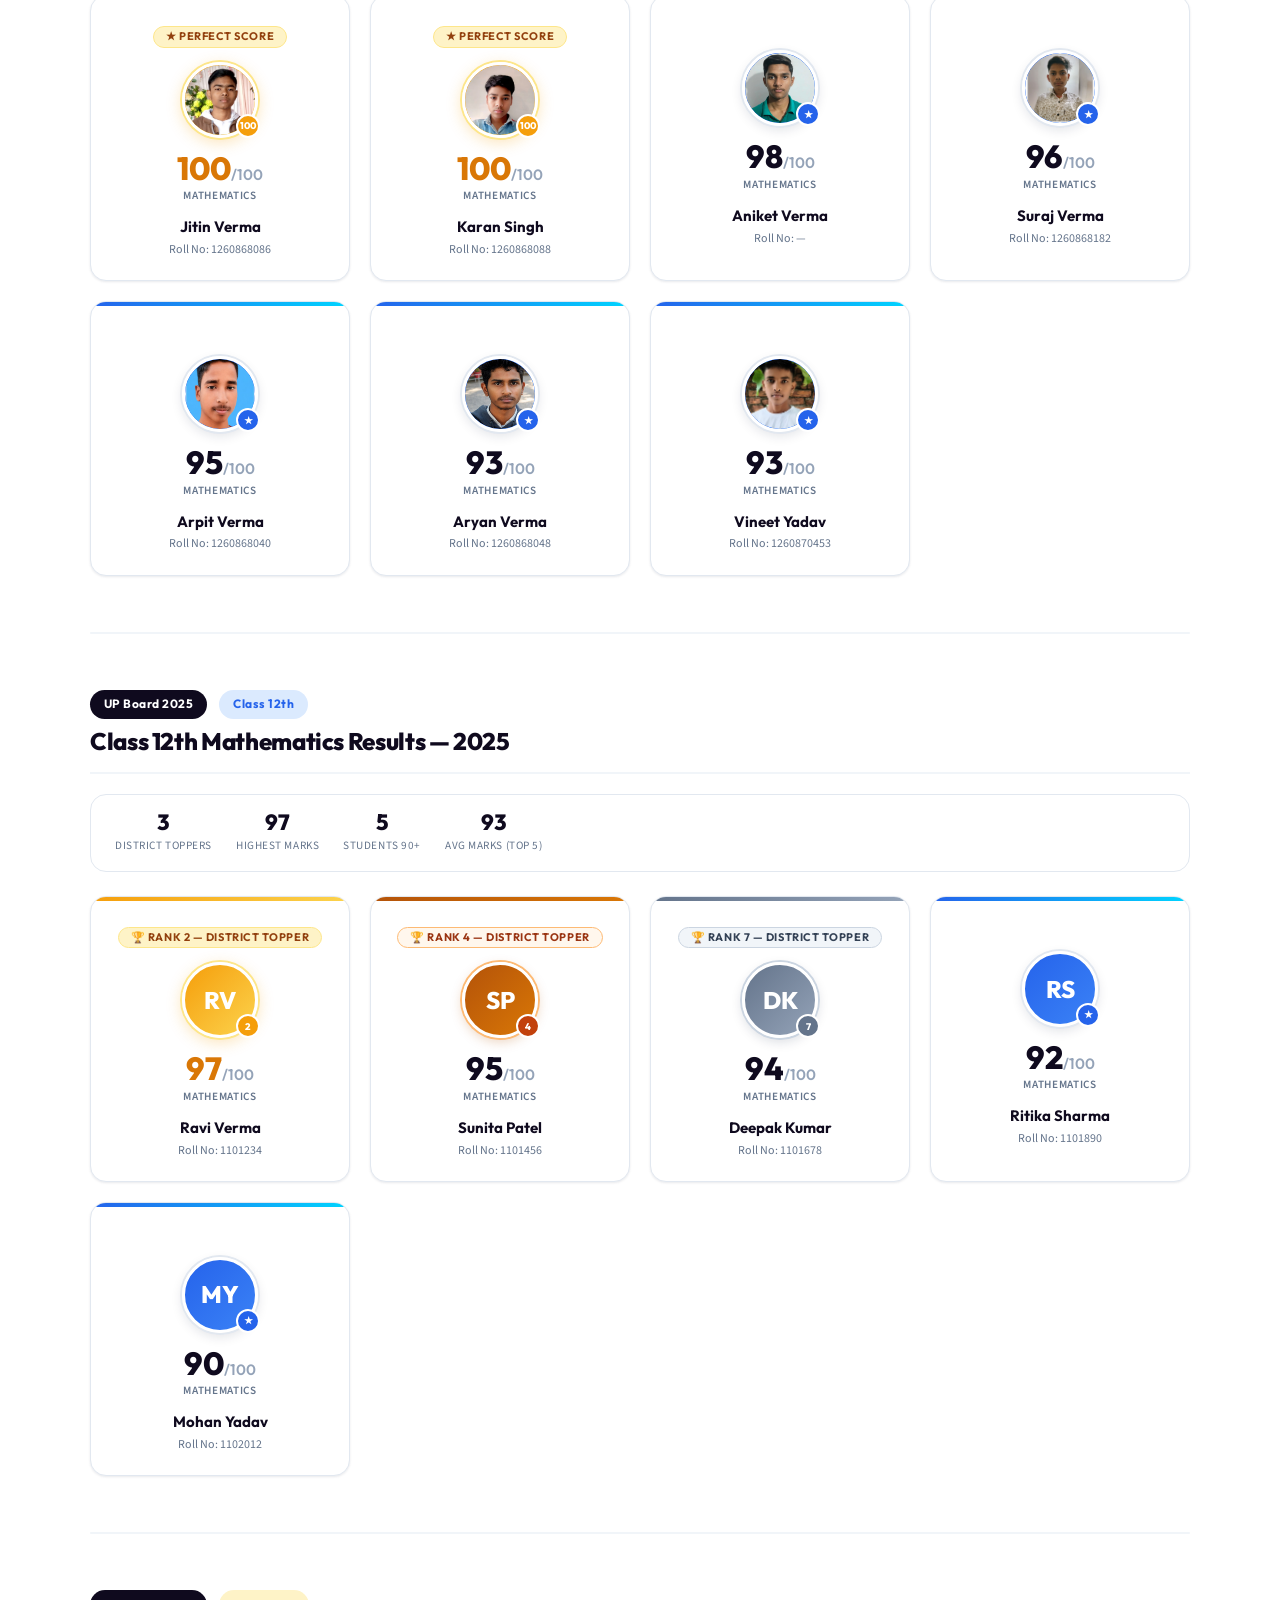
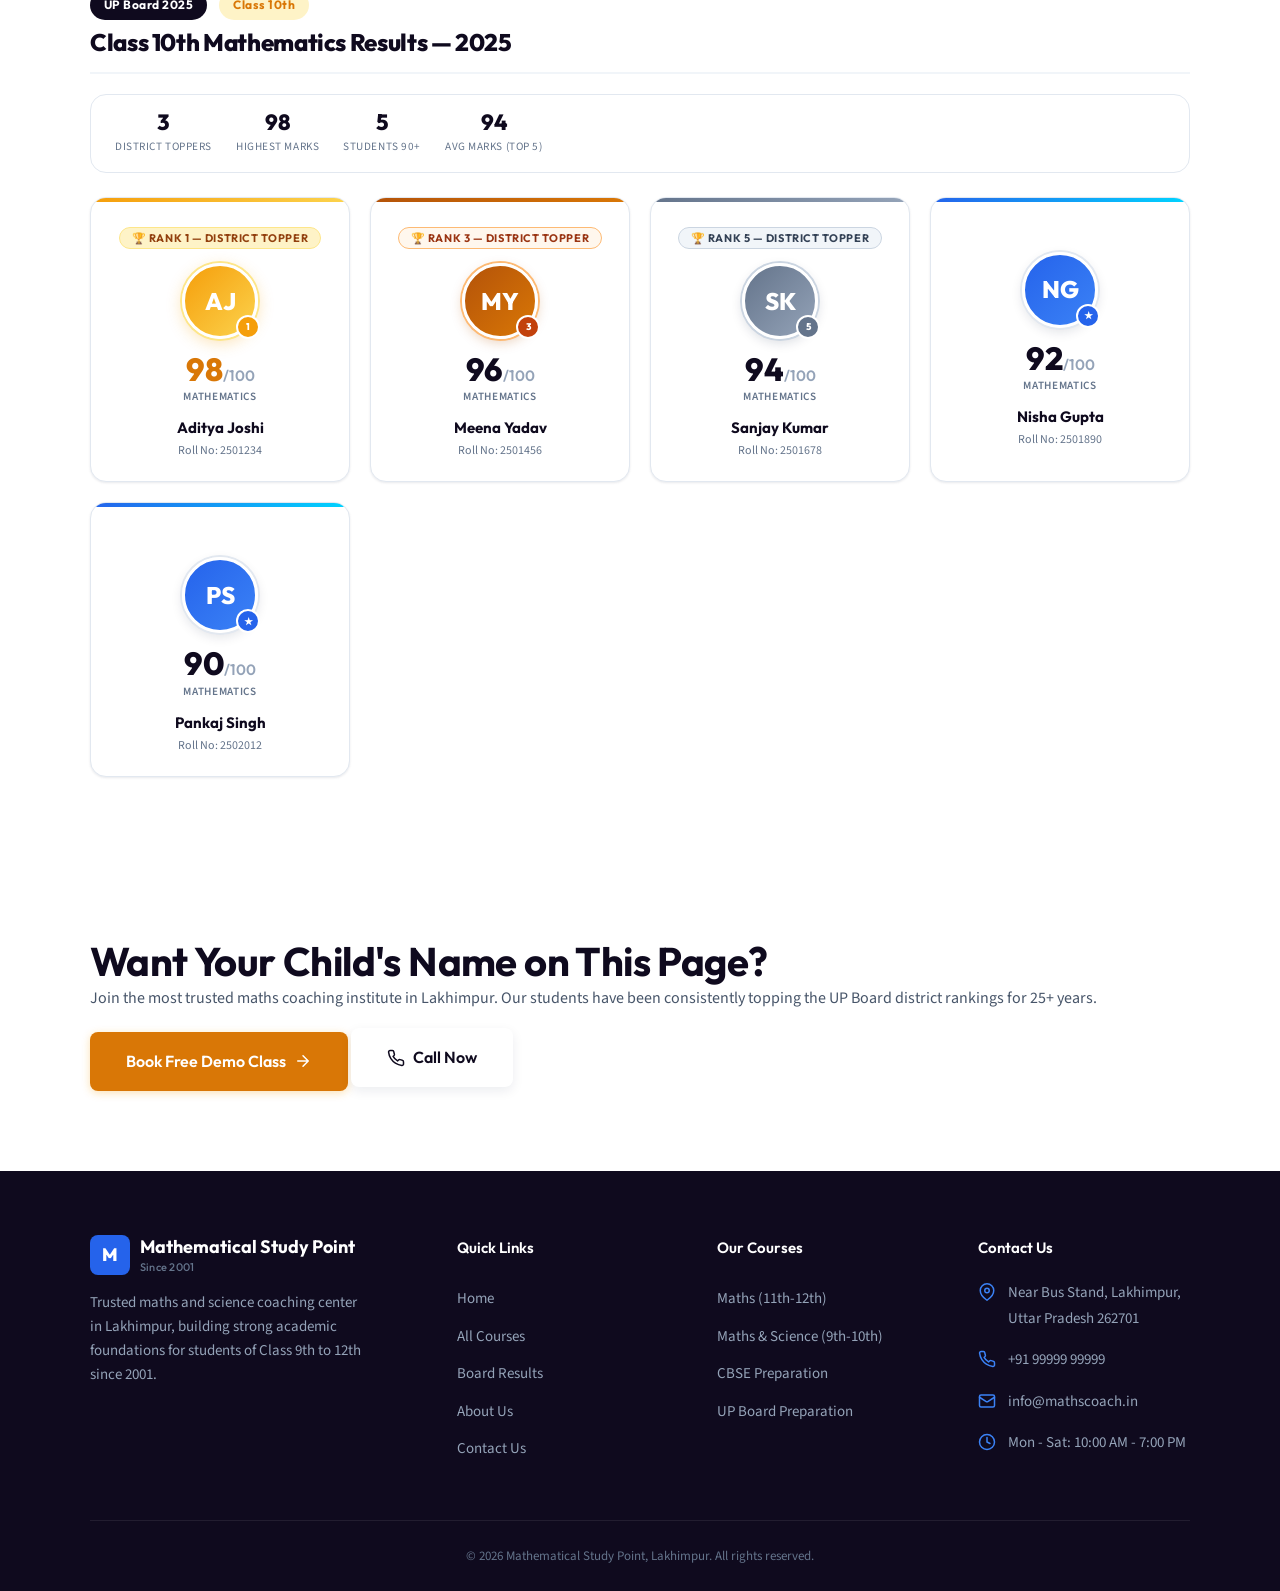
<file: results/index.html>
<!DOCTYPE html>
<html lang="en">
<head>
  <meta charset="UTF-8"><meta name="viewport" content="width=device-width, initial-scale=1.0">
  <title>UP Board Results | Top Rankers from Mathematical Study Point | Lakhimpur</title>
  <meta name="description" content="UP Board top ranker students from Mathematical Study Point, Lakhimpur. District toppers in Mathematics — Class 10 and Class 12 results 2026, 2025 and beyond.">
  <link rel="canonical" href="https://mathscoach.in/results/">
  <meta property="og:title" content="UP Board Results | Top Rankers | Mathematical Study Point Lakhimpur">
  <meta property="og:description" content="District toppers and high scorers in UP Board Maths from Mathematical Study Point, Lakhimpur. Class 10 &amp; 12 results — 2026, 2025.">
  <meta property="og:url" content="https://mathscoach.in/results/"><meta property="og:type" content="website">
  <link rel="preconnect" href="https://fonts.googleapis.com"><link rel="preconnect" href="https://fonts.gstatic.com" crossorigin>
  <link href="https://fonts.googleapis.com/css2?family=Outfit:wght@400;500;600;700;800&family=Source+Sans+3:wght@400;500;600;700&display=swap" rel="stylesheet">
  <link rel="stylesheet" href="/css/style.css">
  <link rel="stylesheet" href="/css/page-header.css">
  <link rel="stylesheet" href="/css/results.css">
  <script type="application/ld+json">{"@context":"https://schema.org","@type":"BreadcrumbList","itemListElement":[{"@type":"ListItem","position":1,"name":"Home","item":"https://mathscoach.in/"},{"@type":"ListItem","position":2,"name":"Board Results","item":"https://mathscoach.in/results/"}]}</script>
</head>
<body>
  <div id="site-header"></div><div id="mobile-menu-slot"></div>
  <main>

    <!-- PAGE HERO -->
    <section class="page-hero"><div class="container">
      <nav class="breadcrumb" aria-label="Breadcrumb"><a href="/">Home</a><svg viewBox="0 0 24 24" fill="none" stroke="currentColor" stroke-width="2" stroke-linecap="round" stroke-linejoin="round"><path d="M9 18l6-6-6-6"/></svg><span>Board Results</span></nav>
      <h1>UP Board Top Rankers from Mathematical Study Point</h1>
      <p>Proud of every student who achieved excellence. Our students consistently rank among the district's best in UP Board Mathematics — Class 10 and Class 12.</p>
    </div></section>

    <!-- ALL RESULTS -->
    <section><div class="container">

      <!-- ══════════════════════════════
           2026 — CLASS 12TH
      ══════════════════════════════ -->
      <div class="results-page-year-block">
        <div class="results-page-year-header">
          <div>
            <div class="results-section-eyebrow" style="margin-bottom:0.5rem">
              <span class="results-year-chip">UP Board 2026</span>
              <span class="results-class-chip c12">Class 12th</span>
            </div>
            <h2 class="results-page-year-title">Class 12th Mathematics Results — 2026</h2>
          </div>
        </div>

        <div class="results-stats-bar fade-up">
          <div class="results-stat-item"><div class="r-num">1</div><div class="r-lbl">District Topper</div></div>
          <div class="results-stat-item"><div class="r-num">98</div><div class="r-lbl">Highest Marks</div></div>
          <div class="results-stat-item"><div class="r-num">6</div><div class="r-lbl">Students 90+</div></div>
          <div class="results-stat-item"><div class="r-num">94</div><div class="r-lbl">Avg Marks (Top 6)</div></div>
        </div>

        <div class="results-grid-4 fade-up">

          <div class="result-card rank-silver">
            <div class="result-card-bar"></div>
            <div class="result-card-body">
              <div class="topper-badge silver">&#127942; Rank 5 &mdash; District Topper</div>
              <div class="result-photo-wrap">
                <div class="result-photo"><img src="/assets/2026/shubham_maurya.jpeg" alt="Shubham Maurya"></div>
                <div class="result-rank-medal silver">5</div>
              </div>
              <div class="result-marks">98<span>/100</span></div>
              <div class="result-subject-lbl">Mathematics</div>
              <div class="result-name">Shubham Maurya</div>
              <div class="result-roll">Roll No: 2265781171</div>
            </div>
          </div>

          <div class="result-card">
            <div class="result-card-bar"></div>
            <div class="result-card-body">
              <div class="topper-badge-placeholder"></div>
              <div class="result-photo-wrap">
                <div class="result-photo"><img src="/assets/2026/shubhanshu_verma.jpeg" alt="Shubhanshu Verma"></div>
                <div class="result-rank-medal blue">&#x2605;</div>
              </div>
              <div class="result-marks">97<span>/100</span></div>
              <div class="result-subject-lbl">Mathematics</div>
              <div class="result-name">Shubhanshu Verma</div>
              <div class="result-roll">Roll No: 2265781173</div>
            </div>
          </div>

          <div class="result-card">
            <div class="result-card-bar"></div>
            <div class="result-card-body">
              <div class="topper-badge-placeholder"></div>
              <div class="result-photo-wrap">
                <div class="result-photo"><img src="/assets/2026/naimish.jpeg" alt="Naimish"></div>
                <div class="result-rank-medal blue">&#x2605;</div>
              </div>
              <div class="result-marks">95<span>/100</span></div>
              <div class="result-subject-lbl">Mathematics</div>
              <div class="result-name">Naimish</div>
              <div class="result-roll">Roll No: 2265767303</div>
            </div>
          </div>

          <div class="result-card">
            <div class="result-card-bar"></div>
            <div class="result-card-body">
              <div class="topper-badge-placeholder"></div>
              <div class="result-photo-wrap">
                <div class="result-photo"><img src="/assets/2026/yash_verma.jpeg" alt="Yash Verma"></div>
                <div class="result-rank-medal blue">&#x2605;</div>
              </div>
              <div class="result-marks">95<span>/100</span></div>
              <div class="result-subject-lbl">Mathematics</div>
              <div class="result-name">Yash Verma</div>
              <div class="result-roll">Roll No: 2265767388</div>
            </div>
          </div>

          <div class="result-card">
            <div class="result-card-bar"></div>
            <div class="result-card-body">
              <div class="topper-badge-placeholder"></div>
              <div class="result-photo-wrap">
                <div class="result-photo"><img src="/assets/2026/paras_verma.jpeg" alt="Paras Verma"></div>
                <div class="result-rank-medal blue">&#x2605;</div>
              </div>
              <div class="result-marks">91<span>/100</span></div>
              <div class="result-subject-lbl">Mathematics</div>
              <div class="result-name">Paras Verma</div>
              <div class="result-roll">Roll No: 2265790234</div>
            </div>
          </div>

          <div class="result-card">
            <div class="result-card-bar"></div>
            <div class="result-card-body">
              <div class="topper-badge-placeholder"></div>
              <div class="result-photo-wrap">
                <div class="result-photo"><img src="/assets/2026/ritik_gupta.jpeg" alt="Ritik (Tanu) Gupta"></div>
                <div class="result-rank-medal blue">&#x2605;</div>
              </div>
              <div class="result-marks">90<span>/100</span></div>
              <div class="result-subject-lbl">Mathematics</div>
              <div class="result-name">Ritik (Tanu) Gupta</div>
              <div class="result-roll">Roll No: 2265767374</div>
            </div>
          </div>

        </div>
      </div>

      <div class="results-divider"></div>

      <!-- ══════════════════════════════
           2026 — CLASS 10TH
      ══════════════════════════════ -->
      <div class="results-page-year-block">
        <div class="results-page-year-header">
          <div>
            <div class="results-section-eyebrow" style="margin-bottom:0.5rem">
              <span class="results-year-chip">UP Board 2026</span>
              <span class="results-class-chip c10">Class 10th</span>
            </div>
            <h2 class="results-page-year-title">Class 10th Mathematics Results — 2026</h2>
          </div>
        </div>

        <div class="results-stats-bar fade-up">
          <div class="results-stat-item"><div class="r-num">2</div><div class="r-lbl">Perfect Scores</div></div>
          <div class="results-stat-item"><div class="r-num">100</div><div class="r-lbl">Highest Marks</div></div>
          <div class="results-stat-item"><div class="r-num">7</div><div class="r-lbl">Students 90+</div></div>
          <div class="results-stat-item"><div class="r-num">96</div><div class="r-lbl">Avg Marks (Top 7)</div></div>
        </div>

        <div class="results-grid-4 fade-up">

          <div class="result-card rank-gold">
            <div class="result-card-bar"></div>
            <div class="result-card-body">
              <div class="topper-badge gold">&#9733; Perfect Score</div>
              <div class="result-photo-wrap">
                <div class="result-photo"><img src="/assets/2026/jitin_verma.jpeg" alt="Jitin Verma"></div>
                <div class="result-rank-medal gold">100</div>
              </div>
              <div class="result-marks">100<span>/100</span></div>
              <div class="result-subject-lbl">Mathematics</div>
              <div class="result-name">Jitin Verma</div>
              <div class="result-roll">Roll No: 1260868086</div>
            </div>
          </div>

          <div class="result-card rank-gold">
            <div class="result-card-bar"></div>
            <div class="result-card-body">
              <div class="topper-badge gold">&#9733; Perfect Score</div>
              <div class="result-photo-wrap">
                <div class="result-photo"><img src="/assets/2026/karan_singh.jpeg" alt="Karan Singh"></div>
                <div class="result-rank-medal gold">100</div>
              </div>
              <div class="result-marks">100<span>/100</span></div>
              <div class="result-subject-lbl">Mathematics</div>
              <div class="result-name">Karan Singh</div>
              <div class="result-roll">Roll No: 1260868088</div>
            </div>
          </div>

          <div class="result-card">
            <div class="result-card-bar"></div>
            <div class="result-card-body">
              <div class="topper-badge-placeholder"></div>
              <div class="result-photo-wrap">
                <div class="result-photo"><img src="/assets/2026/aniket_verma.jpeg" alt="Aniket Verma"></div>
                <div class="result-rank-medal blue">&#x2605;</div>
              </div>
              <div class="result-marks">98<span>/100</span></div>
              <div class="result-subject-lbl">Mathematics</div>
              <div class="result-name">Aniket Verma</div>
              <div class="result-roll">Roll No: —</div>
            </div>
          </div>

          <div class="result-card">
            <div class="result-card-bar"></div>
            <div class="result-card-body">
              <div class="topper-badge-placeholder"></div>
              <div class="result-photo-wrap">
                <div class="result-photo"><img src="/assets/2026/suraj_verma.jpeg" alt="Suraj Verma"></div>
                <div class="result-rank-medal blue">&#x2605;</div>
              </div>
              <div class="result-marks">96<span>/100</span></div>
              <div class="result-subject-lbl">Mathematics</div>
              <div class="result-name">Suraj Verma</div>
              <div class="result-roll">Roll No: 1260868182</div>
            </div>
          </div>

          <div class="result-card">
            <div class="result-card-bar"></div>
            <div class="result-card-body">
              <div class="topper-badge-placeholder"></div>
              <div class="result-photo-wrap">
                <div class="result-photo"><img src="/assets/2026/arpit_verma.jpeg" alt="Arpit Verma"></div>
                <div class="result-rank-medal blue">&#x2605;</div>
              </div>
              <div class="result-marks">95<span>/100</span></div>
              <div class="result-subject-lbl">Mathematics</div>
              <div class="result-name">Arpit Verma</div>
              <div class="result-roll">Roll No: 1260868040</div>
            </div>
          </div>

          <div class="result-card">
            <div class="result-card-bar"></div>
            <div class="result-card-body">
              <div class="topper-badge-placeholder"></div>
              <div class="result-photo-wrap">
                <div class="result-photo"><img src="/assets/2026/aryan_verma.jpeg" alt="Aryan Verma"></div>
                <div class="result-rank-medal blue">&#x2605;</div>
              </div>
              <div class="result-marks">93<span>/100</span></div>
              <div class="result-subject-lbl">Mathematics</div>
              <div class="result-name">Aryan Verma</div>
              <div class="result-roll">Roll No: 1260868048</div>
            </div>
          </div>

          <div class="result-card">
            <div class="result-card-bar"></div>
            <div class="result-card-body">
              <div class="topper-badge-placeholder"></div>
              <div class="result-photo-wrap">
                <div class="result-photo"><img src="/assets/2026/vineet_yadav.jpeg" alt="Vineet Yadav"></div>
                <div class="result-rank-medal blue">&#x2605;</div>
              </div>
              <div class="result-marks">93<span>/100</span></div>
              <div class="result-subject-lbl">Mathematics</div>
              <div class="result-name">Vineet Yadav</div>
              <div class="result-roll">Roll No: 1260870453</div>
            </div>
          </div>

        </div>
      </div>

      <div class="results-divider"></div>

      <!-- ══════════════════════════════
           2025 — CLASS 12TH
      ══════════════════════════════ -->
      <div class="results-page-year-block">
        <div class="results-page-year-header">
          <div>
            <div class="results-section-eyebrow" style="margin-bottom:0.5rem">
              <span class="results-year-chip">UP Board 2025</span>
              <span class="results-class-chip c12">Class 12th</span>
            </div>
            <h2 class="results-page-year-title">Class 12th Mathematics Results — 2025</h2>
          </div>
        </div>

        <div class="results-stats-bar fade-up">
          <div class="results-stat-item"><div class="r-num">3</div><div class="r-lbl">District Toppers</div></div>
          <div class="results-stat-item"><div class="r-num">97</div><div class="r-lbl">Highest Marks</div></div>
          <div class="results-stat-item"><div class="r-num">5</div><div class="r-lbl">Students 90+</div></div>
          <div class="results-stat-item"><div class="r-num">93</div><div class="r-lbl">Avg Marks (Top 5)</div></div>
        </div>

        <div class="results-grid-4 fade-up">

          <div class="result-card rank-gold">
            <div class="result-card-bar"></div>
            <div class="result-card-body">
              <div class="topper-badge gold">&#127942; Rank 2 &mdash; District Topper</div>
              <div class="result-photo-wrap">
                <div class="result-photo">RV</div>
                <div class="result-rank-medal gold">2</div>
              </div>
              <div class="result-marks">97<span>/100</span></div>
              <div class="result-subject-lbl">Mathematics</div>
              <div class="result-name">Ravi Verma</div>
              <div class="result-roll">Roll No: 1101234</div>
            </div>
          </div>

          <div class="result-card rank-bronze">
            <div class="result-card-bar"></div>
            <div class="result-card-body">
              <div class="topper-badge bronze">&#127942; Rank 4 &mdash; District Topper</div>
              <div class="result-photo-wrap">
                <div class="result-photo">SP</div>
                <div class="result-rank-medal bronze">4</div>
              </div>
              <div class="result-marks">95<span>/100</span></div>
              <div class="result-subject-lbl">Mathematics</div>
              <div class="result-name">Sunita Patel</div>
              <div class="result-roll">Roll No: 1101456</div>
            </div>
          </div>

          <div class="result-card rank-silver">
            <div class="result-card-bar"></div>
            <div class="result-card-body">
              <div class="topper-badge silver">&#127942; Rank 7 &mdash; District Topper</div>
              <div class="result-photo-wrap">
                <div class="result-photo">DK</div>
                <div class="result-rank-medal silver">7</div>
              </div>
              <div class="result-marks">94<span>/100</span></div>
              <div class="result-subject-lbl">Mathematics</div>
              <div class="result-name">Deepak Kumar</div>
              <div class="result-roll">Roll No: 1101678</div>
            </div>
          </div>

          <div class="result-card">
            <div class="result-card-bar"></div>
            <div class="result-card-body">
              <div class="topper-badge-placeholder"></div>
              <div class="result-photo-wrap">
                <div class="result-photo">RS</div>
                <div class="result-rank-medal blue">&#x2605;</div>
              </div>
              <div class="result-marks">92<span>/100</span></div>
              <div class="result-subject-lbl">Mathematics</div>
              <div class="result-name">Ritika Sharma</div>
              <div class="result-roll">Roll No: 1101890</div>
            </div>
          </div>

          <div class="result-card">
            <div class="result-card-bar"></div>
            <div class="result-card-body">
              <div class="topper-badge-placeholder"></div>
              <div class="result-photo-wrap">
                <div class="result-photo">MY</div>
                <div class="result-rank-medal blue">&#x2605;</div>
              </div>
              <div class="result-marks">90<span>/100</span></div>
              <div class="result-subject-lbl">Mathematics</div>
              <div class="result-name">Mohan Yadav</div>
              <div class="result-roll">Roll No: 1102012</div>
            </div>
          </div>

        </div>
      </div>

      <div class="results-divider"></div>

      <!-- ══════════════════════════════
           2025 — CLASS 10TH
      ══════════════════════════════ -->
      <div class="results-page-year-block">
        <div class="results-page-year-header">
          <div>
            <div class="results-section-eyebrow" style="margin-bottom:0.5rem">
              <span class="results-year-chip">UP Board 2025</span>
              <span class="results-class-chip c10">Class 10th</span>
            </div>
            <h2 class="results-page-year-title">Class 10th Mathematics Results — 2025</h2>
          </div>
        </div>

        <div class="results-stats-bar fade-up">
          <div class="results-stat-item"><div class="r-num">3</div><div class="r-lbl">District Toppers</div></div>
          <div class="results-stat-item"><div class="r-num">98</div><div class="r-lbl">Highest Marks</div></div>
          <div class="results-stat-item"><div class="r-num">5</div><div class="r-lbl">Students 90+</div></div>
          <div class="results-stat-item"><div class="r-num">94</div><div class="r-lbl">Avg Marks (Top 5)</div></div>
        </div>

        <div class="results-grid-4 fade-up">

          <div class="result-card rank-gold">
            <div class="result-card-bar"></div>
            <div class="result-card-body">
              <div class="topper-badge gold">&#127942; Rank 1 &mdash; District Topper</div>
              <div class="result-photo-wrap">
                <div class="result-photo">AJ</div>
                <div class="result-rank-medal gold">1</div>
              </div>
              <div class="result-marks">98<span>/100</span></div>
              <div class="result-subject-lbl">Mathematics</div>
              <div class="result-name">Aditya Joshi</div>
              <div class="result-roll">Roll No: 2501234</div>
            </div>
          </div>

          <div class="result-card rank-bronze">
            <div class="result-card-bar"></div>
            <div class="result-card-body">
              <div class="topper-badge bronze">&#127942; Rank 3 &mdash; District Topper</div>
              <div class="result-photo-wrap">
                <div class="result-photo">MY</div>
                <div class="result-rank-medal bronze">3</div>
              </div>
              <div class="result-marks">96<span>/100</span></div>
              <div class="result-subject-lbl">Mathematics</div>
              <div class="result-name">Meena Yadav</div>
              <div class="result-roll">Roll No: 2501456</div>
            </div>
          </div>

          <div class="result-card rank-silver">
            <div class="result-card-bar"></div>
            <div class="result-card-body">
              <div class="topper-badge silver">&#127942; Rank 5 &mdash; District Topper</div>
              <div class="result-photo-wrap">
                <div class="result-photo">SK</div>
                <div class="result-rank-medal silver">5</div>
              </div>
              <div class="result-marks">94<span>/100</span></div>
              <div class="result-subject-lbl">Mathematics</div>
              <div class="result-name">Sanjay Kumar</div>
              <div class="result-roll">Roll No: 2501678</div>
            </div>
          </div>

          <div class="result-card">
            <div class="result-card-bar"></div>
            <div class="result-card-body">
              <div class="topper-badge-placeholder"></div>
              <div class="result-photo-wrap">
                <div class="result-photo">NG</div>
                <div class="result-rank-medal blue">&#x2605;</div>
              </div>
              <div class="result-marks">92<span>/100</span></div>
              <div class="result-subject-lbl">Mathematics</div>
              <div class="result-name">Nisha Gupta</div>
              <div class="result-roll">Roll No: 2501890</div>
            </div>
          </div>

          <div class="result-card">
            <div class="result-card-bar"></div>
            <div class="result-card-body">
              <div class="topper-badge-placeholder"></div>
              <div class="result-photo-wrap">
                <div class="result-photo">PS</div>
                <div class="result-rank-medal blue">&#x2605;</div>
              </div>
              <div class="result-marks">90<span>/100</span></div>
              <div class="result-subject-lbl">Mathematics</div>
              <div class="result-name">Pankaj Singh</div>
              <div class="result-roll">Roll No: 2502012</div>
            </div>
          </div>

        </div>
      </div>

    </div></section>

    <!-- CTA -->
    <section class="cta-section"><div class="container" style="position:relative;z-index:1">
      <h2>Want Your Child's Name on This Page?</h2>
      <p>Join the most trusted maths coaching institute in Lakhimpur. Our students have been consistently topping the UP Board district rankings for 25+ years.</p>
      <div class="cta-btns">
        <a href="/contact/" class="btn btn-amber btn-lg">Book Free Demo Class <svg viewBox="0 0 24 24" fill="none" stroke="currentColor" stroke-width="2" stroke-linecap="round" stroke-linejoin="round" width="18" height="18"><path d="M5 12h14M12 5l7 7-7 7"/></svg></a>
        <a href="tel:+919999999999" class="btn btn-white btn-lg"><svg viewBox="0 0 24 24" fill="none" stroke="currentColor" stroke-width="2" stroke-linecap="round" stroke-linejoin="round" width="18" height="18"><path d="M22 16.92v3a2 2 0 01-2.18 2 19.79 19.79 0 01-8.63-3.07 19.5 19.5 0 01-6-6A19.79 19.79 0 012.12 4.18 2 2 0 014.11 2h3a2 2 0 012 1.72c.127.96.362 1.903.7 2.81a2 2 0 01-.45 2.11L8.09 9.91a16 16 0 006 6l1.27-1.27a2 2 0 012.11-.45c.907.338 1.85.573 2.81.7A2 2 0 0122 16.92z"/></svg> Call Now</a>
      </div>
    </div></section>

  </main>
  <div id="site-footer"></div>
  <script src="/js/components.js"></script>
</body>
</html>
</file>
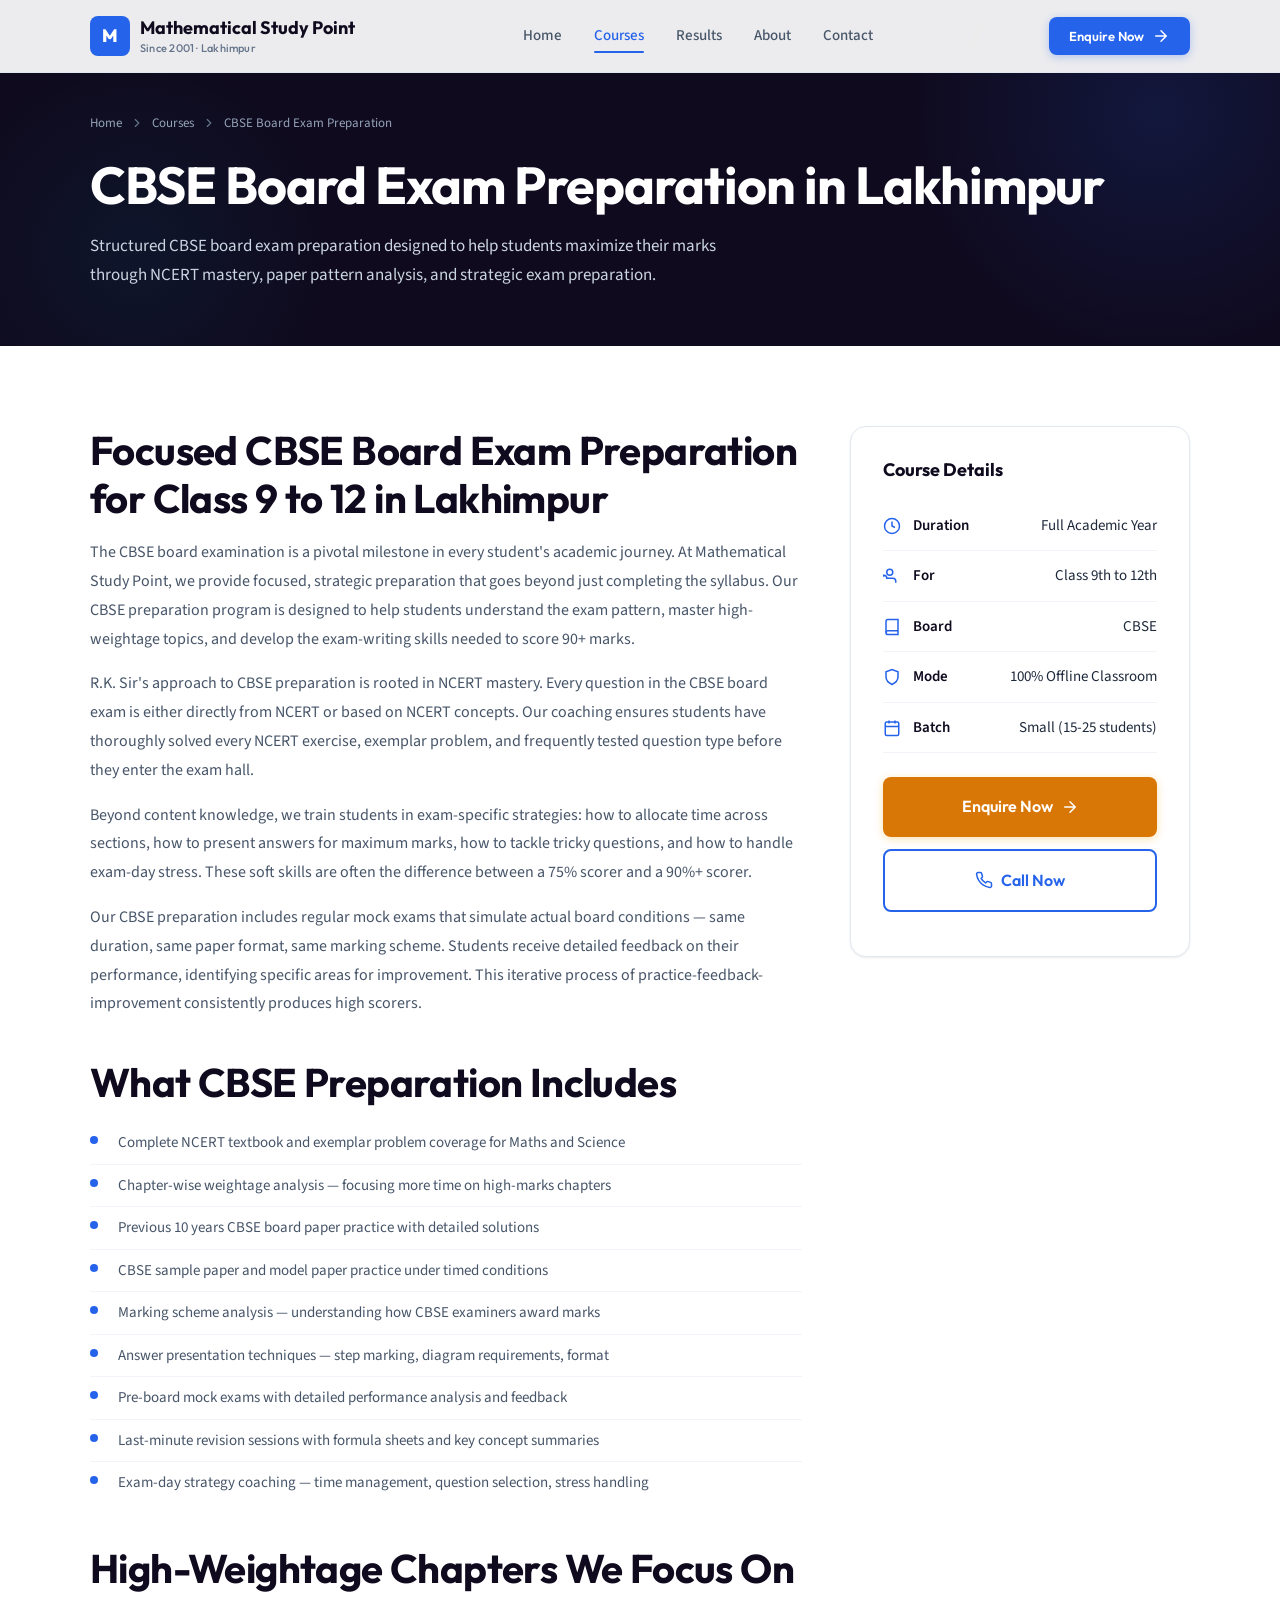
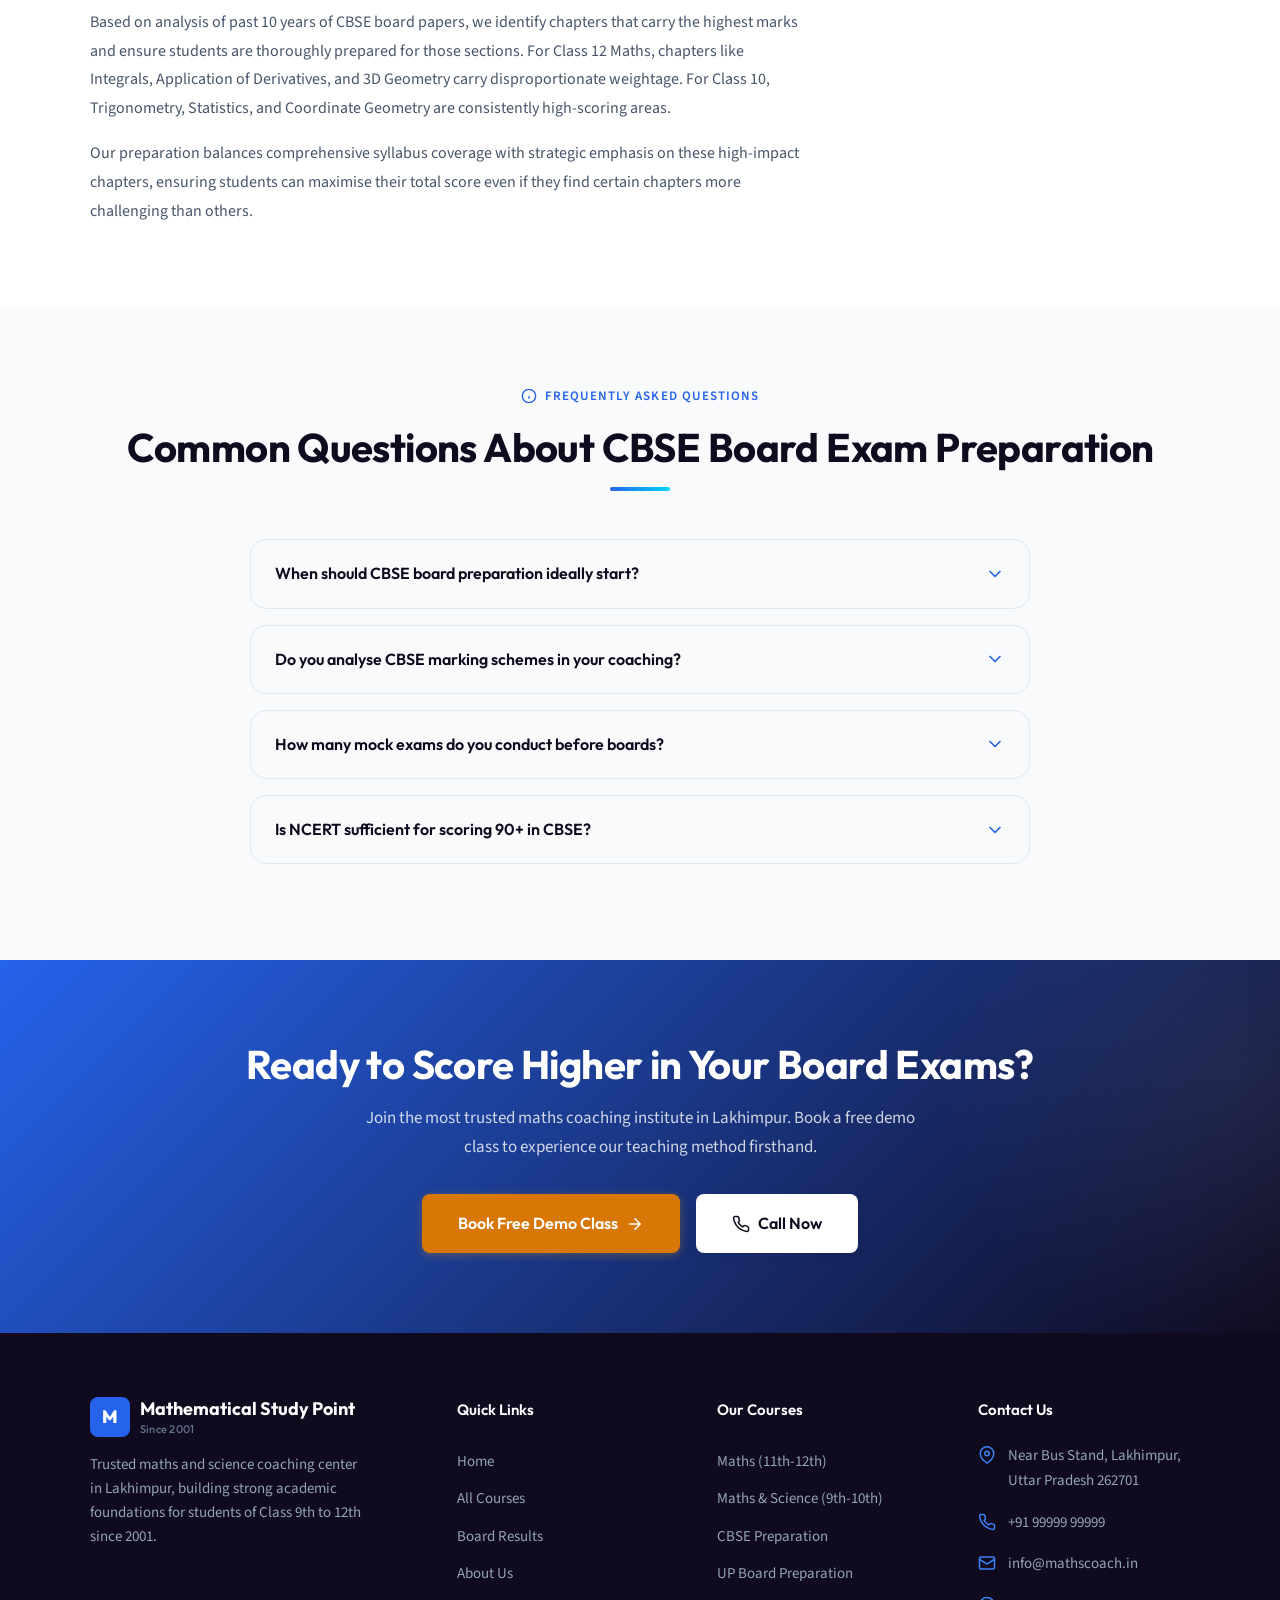
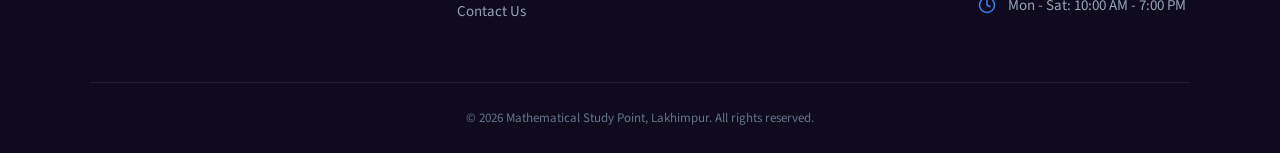
<file: courses/cbse-board-preparation/index.html>
<!DOCTYPE html>
<html lang="en">
<head>
  <meta charset="UTF-8"><meta name="viewport" content="width=device-width, initial-scale=1.0">
  <title>CBSE Board Preparation Class 9-12 in Lakhimpur | Maths & Science | Mathematical Study Point</title>
  <meta name="description" content="Focused CBSE board exam preparation for Class 9-12 in Lakhimpur. NCERT-based coaching, sample papers, previous year analysis, and marking scheme practice.">
  <link rel="canonical" href="https://mathscoach.in/courses/cbse-board-preparation/">
  <meta property="og:title" content="CBSE Board Preparation Class 9-12 in Lakhimpur | Maths & Science | Mathematical Study Point">
  <meta property="og:description" content="Focused CBSE board exam preparation for Class 9-12 in Lakhimpur. NCERT-based coaching, sample papers, previous year analysis, and marking scheme practice.">
  <meta property="og:url" content="https://mathscoach.in/courses/cbse-board-preparation/"><meta property="og:type" content="website">
  <link rel="preconnect" href="https://fonts.googleapis.com"><link rel="preconnect" href="https://fonts.gstatic.com" crossorigin><link href="https://fonts.googleapis.com/css2?family=Outfit:wght@400;500;600;700;800&family=Source+Sans+3:wght@400;500;600;700&display=swap" rel="stylesheet">
  <link rel="stylesheet" href="/css/style.css"><link rel="stylesheet" href="/css/page-header.css"><link rel="stylesheet" href="/css/course-detail.css"><link rel="stylesheet" href="/css/home.css">
  <script type="application/ld+json">{"@context":"https://schema.org","@type":"BreadcrumbList","itemListElement":[{"@type":"ListItem","position":1,"name":"Home","item":"https://mathscoach.in/"},{"@type":"ListItem","position":2,"name":"Courses","item":"https://mathscoach.in/courses/"},{"@type":"ListItem","position":3,"name":"CBSE Board Exam Preparation","item":"https://mathscoach.in/courses/cbse-board-preparation/"}]}</script>
  <script type="application/ld+json">{"@context":"https://schema.org","@type":"Course","name":"CBSE Board Exam Preparation","description":"Focused CBSE board exam preparation for Class 9-12 in Lakhimpur. NCERT-based coaching, sample papers, previous year analysis, and marking scheme practice.","provider":{"@type":"Organization","name":"Mathematical Study Point","url":"https://mathscoach.in"},"educationalLevel":"Class 9th to 12th","availableLanguage":"en"}</script>
</head>
<body>
  <div id="site-header"></div><div id="mobile-menu-slot"></div>
  <main>
    <section class="page-hero"><div class="container">
      <nav class="breadcrumb" aria-label="Breadcrumb"><a href="/">Home</a><svg viewBox="0 0 24 24" fill="none" stroke="currentColor" stroke-width="2" stroke-linecap="round" stroke-linejoin="round"><path d="M9 18l6-6-6-6"/></svg><a href="/courses/">Courses</a><svg viewBox="0 0 24 24" fill="none" stroke="currentColor" stroke-width="2" stroke-linecap="round" stroke-linejoin="round"><path d="M9 18l6-6-6-6"/></svg><span>CBSE Board Exam Preparation</span></nav>
      <h1>CBSE Board Exam Preparation in Lakhimpur</h1>
      <p>Structured CBSE board exam preparation designed to help students maximize their marks through NCERT mastery, paper pattern analysis, and strategic exam preparation.</p>
    </div></section>

    <section><div class="container">
      <div class="course-overview">
        <div class="course-content">
          <h2>Focused CBSE Board Exam Preparation for Class 9 to 12 in Lakhimpur</h2>
        <p>The CBSE board examination is a pivotal milestone in every student's academic journey. At Mathematical Study Point, we provide focused, strategic preparation that goes beyond just completing the syllabus. Our CBSE preparation program is designed to help students understand the exam pattern, master high-weightage topics, and develop the exam-writing skills needed to score 90+ marks.</p>
        <p>R.K. Sir's approach to CBSE preparation is rooted in NCERT mastery. Every question in the CBSE board exam is either directly from NCERT or based on NCERT concepts. Our coaching ensures students have thoroughly solved every NCERT exercise, exemplar problem, and frequently tested question type before they enter the exam hall.</p>
        <p>Beyond content knowledge, we train students in exam-specific strategies: how to allocate time across sections, how to present answers for maximum marks, how to tackle tricky questions, and how to handle exam-day stress. These soft skills are often the difference between a 75% scorer and a 90%+ scorer.</p>
        <p>Our CBSE preparation includes regular mock exams that simulate actual board conditions — same duration, same paper format, same marking scheme. Students receive detailed feedback on their performance, identifying specific areas for improvement. This iterative process of practice-feedback-improvement consistently produces high scorers.</p>

        <h2>What CBSE Preparation Includes</h2>
        <ul>
          <li>Complete NCERT textbook and exemplar problem coverage for Maths and Science</li>
          <li>Chapter-wise weightage analysis — focusing more time on high-marks chapters</li>
          <li>Previous 10 years CBSE board paper practice with detailed solutions</li>
          <li>CBSE sample paper and model paper practice under timed conditions</li>
          <li>Marking scheme analysis — understanding how CBSE examiners award marks</li>
          <li>Answer presentation techniques — step marking, diagram requirements, format</li>
          <li>Pre-board mock exams with detailed performance analysis and feedback</li>
          <li>Last-minute revision sessions with formula sheets and key concept summaries</li>
          <li>Exam-day strategy coaching — time management, question selection, stress handling</li>
        </ul>

        <h2>High-Weightage Chapters We Focus On</h2>
        <p>Based on analysis of past 10 years of CBSE board papers, we identify chapters that carry the highest marks and ensure students are thoroughly prepared for those sections. For Class 12 Maths, chapters like Integrals, Application of Derivatives, and 3D Geometry carry disproportionate weightage. For Class 10, Trigonometry, Statistics, and Coordinate Geometry are consistently high-scoring areas.</p>
        <p>Our preparation balances comprehensive syllabus coverage with strategic emphasis on these high-impact chapters, ensuring students can maximise their total score even if they find certain chapters more challenging than others.</p>
        </div>
        <aside class="course-sidebar">
      <div class="card sidebar-card">
        <h3>Course Details</h3>
        <div class="sidebar-detail"><svg viewBox="0 0 24 24" fill="none" stroke="currentColor" stroke-width="2"><circle cx="12" cy="12" r="10"/><polyline points="12 6 12 12 16 14"/></svg><strong>Duration</strong><span>Full Academic Year</span></div>
        <div class="sidebar-detail"><svg viewBox="0 0 24 24" fill="none" stroke="currentColor" stroke-width="2"><path d="M17 21v-2a4 4 0 00-4-4H5a4 4 0 00-4-4v2"/><circle cx="9" cy="7" r="4"/></svg><strong>For</strong><span>Class 9th to 12th</span></div>
        <div class="sidebar-detail"><svg viewBox="0 0 24 24" fill="none" stroke="currentColor" stroke-width="2" width="18" height="18"><path d="M4 19.5A2.5 2.5 0 016.5 17H20"/><path d="M6.5 2H20v20H6.5A2.5 2.5 0 014 19.5v-15A2.5 2.5 0 016.5 2z"/></svg><strong>Board</strong><span>CBSE</span></div>
        <div class="sidebar-detail"><svg viewBox="0 0 24 24" fill="none" stroke="currentColor" stroke-width="2" width="18" height="18"><path d="M12 22s8-4 8-10V5l-8-3-8 3v7c0 6 8 10 8 10z"/></svg><strong>Mode</strong><span>100% Offline Classroom</span></div>
        <div class="sidebar-detail"><svg viewBox="0 0 24 24" fill="none" stroke="currentColor" stroke-width="2" width="18" height="18"><rect x="3" y="4" width="18" height="18" rx="2" ry="2"/><line x1="16" y1="2" x2="16" y2="6"/><line x1="8" y1="2" x2="8" y2="6"/><line x1="3" y1="10" x2="21" y2="10"/></svg><strong>Batch</strong><span>Small (15-25 students)</span></div>
        <div class="sidebar-cta">
          <a href="/contact/" class="btn btn-amber btn-lg">Enquire Now <svg viewBox="0 0 24 24" fill="none" stroke="currentColor" stroke-width="2" stroke-linecap="round" stroke-linejoin="round" width="18" height="18"><path d="M5 12h14M12 5l7 7-7 7"/></svg></a>
          <a href="tel:+919999999999" class="btn btn-outline btn-lg"><svg viewBox="0 0 24 24" fill="none" stroke="currentColor" stroke-width="2" stroke-linecap="round" stroke-linejoin="round" width="18" height="18"><path d="M22 16.92v3a2 2 0 01-2.18 2 19.79 19.79 0 01-8.63-3.07 19.5 19.5 0 01-6-6A19.79 19.79 0 012.12 4.18 2 2 0 014.11 2h3a2 2 0 012 1.72c.127.96.362 1.903.7 2.81a2 2 0 01-.45 2.11L8.09 9.91a16 16 0 006 6l1.27-1.27a2 2 0 012.11-.45c.907.338 1.85.573 2.81.7A2 2 0 0122 16.92z"/></svg> Call Now</a>
        </div>
      </div>
    </aside>
      </div>
    </div></section>

    <section style="background:var(--gray-50)"><div class="container">
      <div class="section-header center fade-up">
        <div class="section-label"><svg viewBox="0 0 24 24" fill="none" stroke="currentColor" stroke-width="2" width="16" height="16"><circle cx="12" cy="12" r="10"/><path d="M12 16v-4M12 8h.01"/></svg>Frequently Asked Questions</div>
        <h2>Common Questions About CBSE Board Exam Preparation</h2><div class="divider center"></div>
      </div>
      <div class="faq-list"><div class="faq-item"><button class="faq-q">When should CBSE board preparation ideally start?<svg viewBox="0 0 24 24" fill="none" stroke="currentColor" stroke-width="2" stroke-linecap="round" stroke-linejoin="round"><path d="M6 9l6 6 6-6"/></svg></button><div class="faq-a"><div class="faq-a-inner">While our coaching covers CBSE preparation throughout the year, we recommend starting focused board exam preparation from October for Class 10 and 12 students. This gives enough time for complete syllabus revision, model paper practice, and pre-board examinations.</div></div></div><div class="faq-item"><button class="faq-q">Do you analyse CBSE marking schemes in your coaching?<svg viewBox="0 0 24 24" fill="none" stroke="currentColor" stroke-width="2" stroke-linecap="round" stroke-linejoin="round"><path d="M6 9l6 6 6-6"/></svg></button><div class="faq-a"><div class="faq-a-inner">Yes, understanding how CBSE examiners award marks is crucial. We teach students the step-marking system, how to present answers for maximum partial credit, and the specific format requirements for different question types including diagrams and derivations.</div></div></div><div class="faq-item"><button class="faq-q">How many mock exams do you conduct before boards?<svg viewBox="0 0 24 24" fill="none" stroke="currentColor" stroke-width="2" stroke-linecap="round" stroke-linejoin="round"><path d="M6 9l6 6 6-6"/></svg></button><div class="faq-a"><div class="faq-a-inner">We conduct a minimum of 4-6 full-length mock exams before the board examinations, each simulating actual exam conditions. Students receive detailed answer-sheet feedback after every mock, highlighting exactly where they lost marks and how to improve.</div></div></div><div class="faq-item"><button class="faq-q">Is NCERT sufficient for scoring 90+ in CBSE?<svg viewBox="0 0 24 24" fill="none" stroke="currentColor" stroke-width="2" stroke-linecap="round" stroke-linejoin="round"><path d="M6 9l6 6 6-6"/></svg></button><div class="faq-a"><div class="faq-a-inner">NCERT is the foundation and covers 80-85% of what appears in CBSE boards. Our coaching ensures complete NCERT mastery plus additional practice from exemplar problems and previous year papers to cover the remaining 15-20% and push scores above 90%.</div></div></div></div>
    </div></section>
    
    <section class="cta-section"><div class="container" style="position:relative;z-index:1">
      <h2>Ready to Score Higher in Your Board Exams?</h2>
      <p>Join the most trusted maths coaching institute in Lakhimpur. Book a free demo class to experience our teaching method firsthand.</p>
      <div class="cta-btns">
        <a href="/contact/" class="btn btn-amber btn-lg">Book Free Demo Class <svg viewBox="0 0 24 24" fill="none" stroke="currentColor" stroke-width="2" stroke-linecap="round" stroke-linejoin="round" width="18" height="18"><path d="M5 12h14M12 5l7 7-7 7"/></svg></a>
        <a href="tel:+919999999999" class="btn btn-white btn-lg"><svg viewBox="0 0 24 24" fill="none" stroke="currentColor" stroke-width="2" stroke-linecap="round" stroke-linejoin="round" width="18" height="18"><path d="M22 16.92v3a2 2 0 01-2.18 2 19.79 19.79 0 01-8.63-3.07 19.5 19.5 0 01-6-6A19.79 19.79 0 012.12 4.18 2 2 0 014.11 2h3a2 2 0 012 1.72c.127.96.362 1.903.7 2.81a2 2 0 01-.45 2.11L8.09 9.91a16 16 0 006 6l1.27-1.27a2 2 0 012.11-.45c.907.338 1.85.573 2.81.7A2 2 0 0122 16.92z"/></svg> Call Now</a>
      </div>
    </div></section>
  </main>

  <div id="site-footer"></div>
  <script src="/js/components.js"></script>
</body>
</html>
</file>
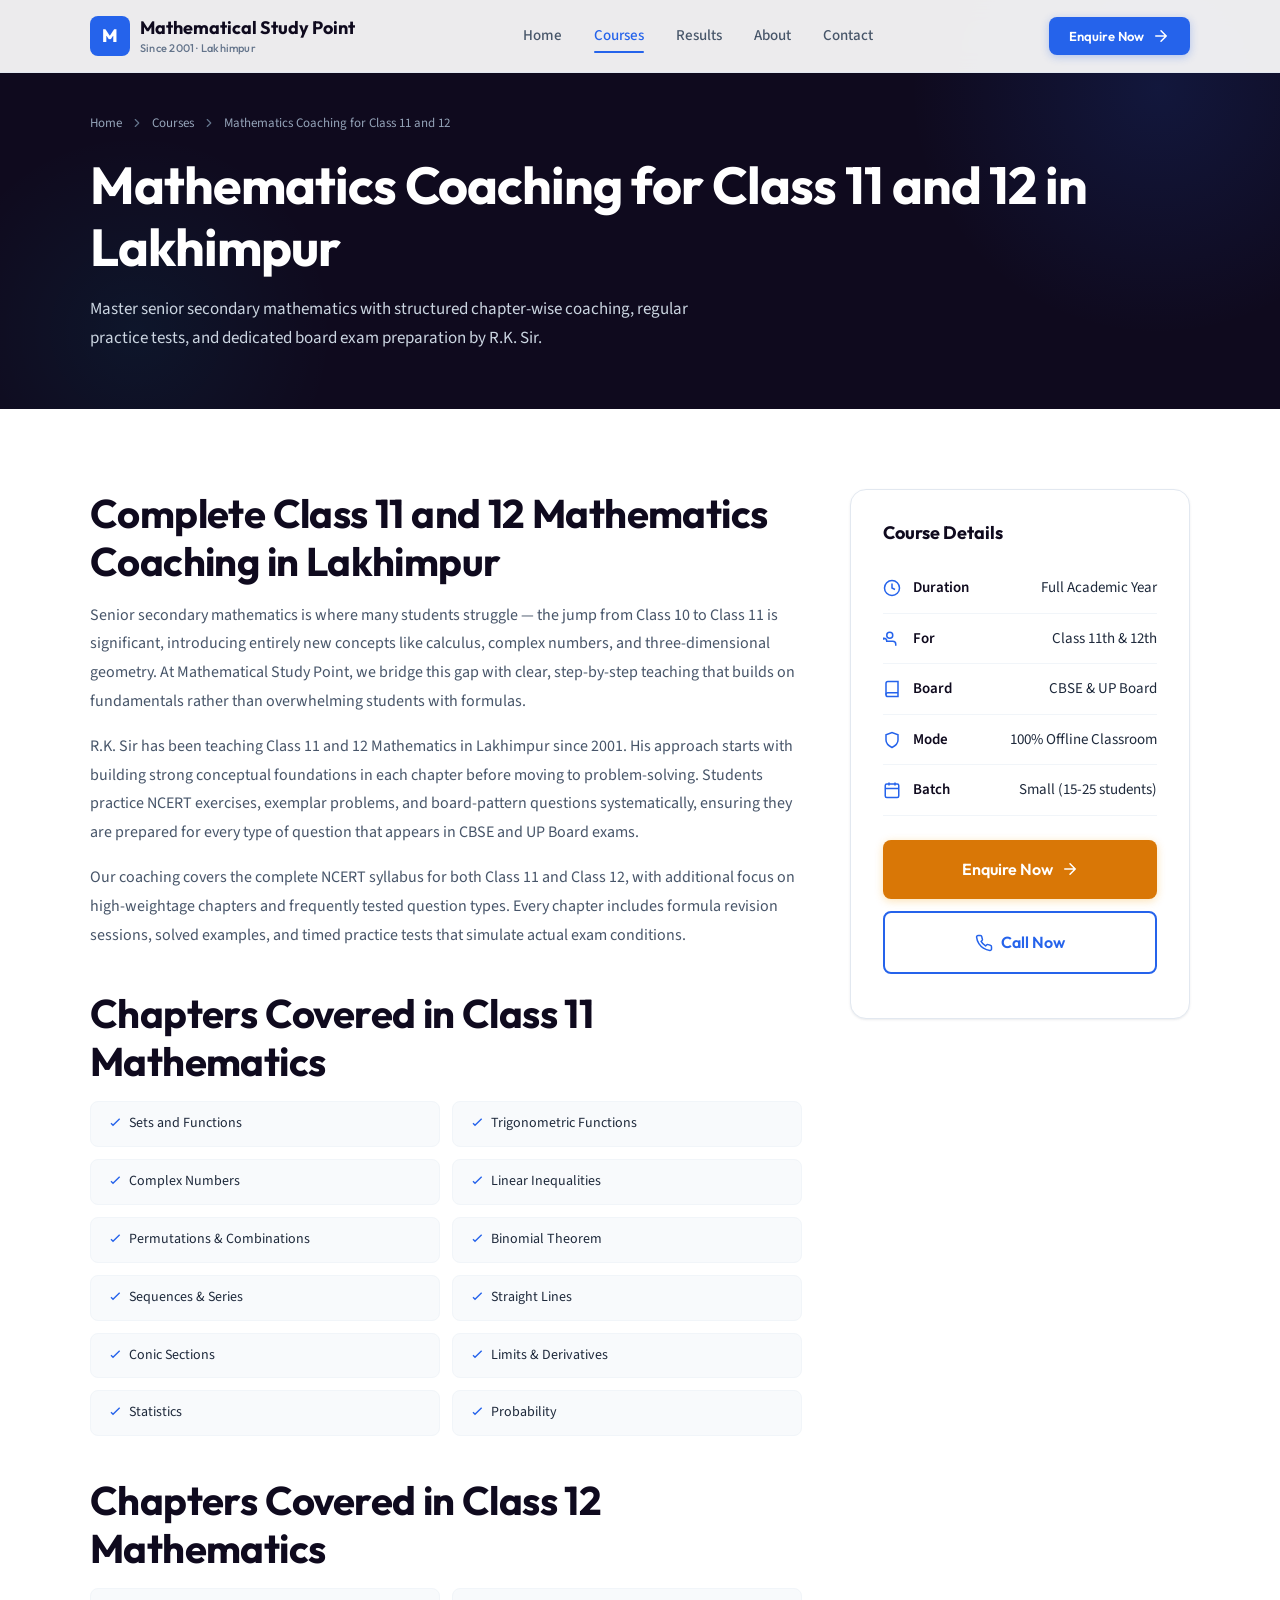
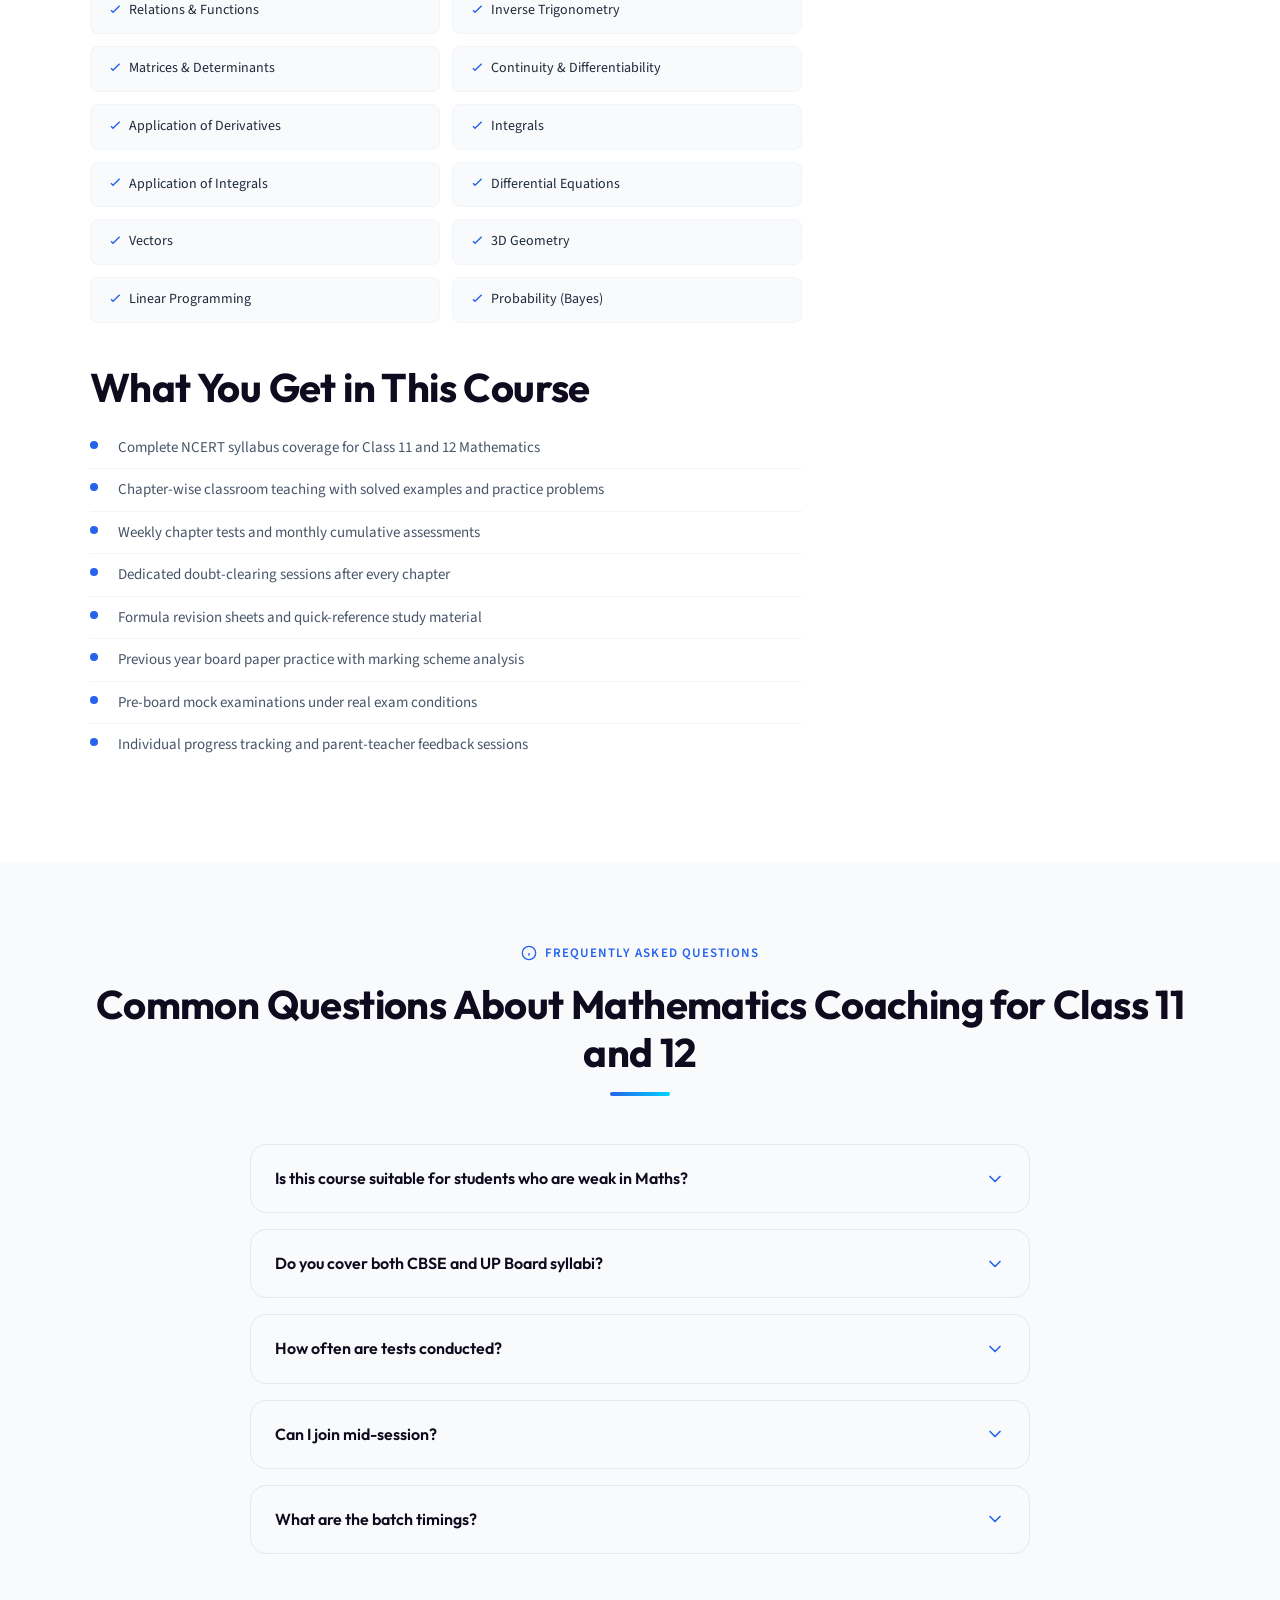
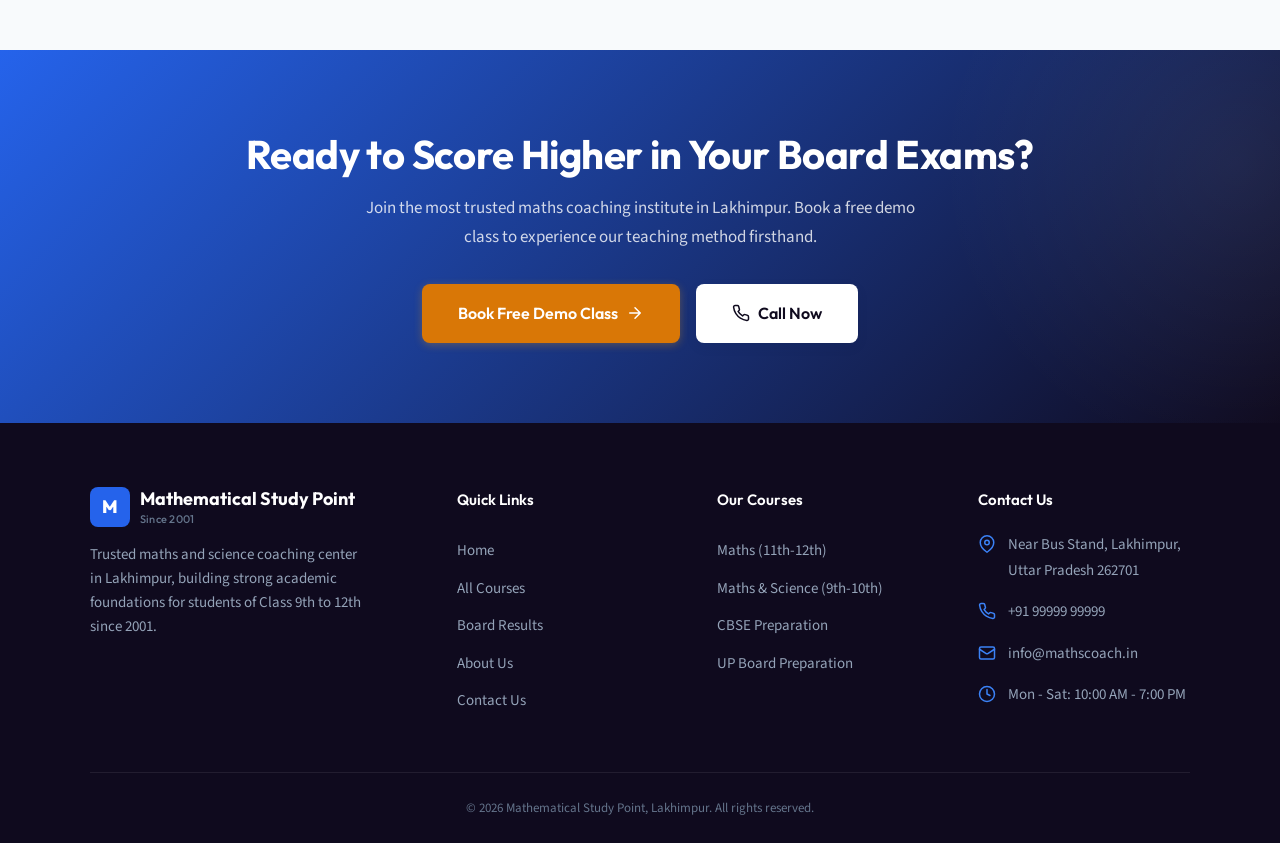
<file: courses/maths-class-11-12/index.html>
<!DOCTYPE html>
<html lang="en">
<head>
  <meta charset="UTF-8"><meta name="viewport" content="width=device-width, initial-scale=1.0">
  <title>Class 11-12 Maths Coaching in Lakhimpur | CBSE & UP Board | Mathematical Study Point</title>
  <meta name="description" content="Best Class 11 and 12 Mathematics coaching in Lakhimpur. Calculus, algebra, coordinate geometry, trigonometry. CBSE & UP Board preparation with R.K. Sir.">
  <link rel="canonical" href="https://mathscoach.in/courses/maths-class-11-12/">
  <meta property="og:title" content="Class 11-12 Maths Coaching in Lakhimpur | CBSE & UP Board | Mathematical Study Point">
  <meta property="og:description" content="Best Class 11 and 12 Mathematics coaching in Lakhimpur. Calculus, algebra, coordinate geometry, trigonometry. CBSE & UP Board preparation with R.K. Sir.">
  <meta property="og:url" content="https://mathscoach.in/courses/maths-class-11-12/"><meta property="og:type" content="website">
  <link rel="preconnect" href="https://fonts.googleapis.com"><link rel="preconnect" href="https://fonts.gstatic.com" crossorigin><link href="https://fonts.googleapis.com/css2?family=Outfit:wght@400;500;600;700;800&family=Source+Sans+3:wght@400;500;600;700&display=swap" rel="stylesheet">
  <link rel="stylesheet" href="/css/style.css"><link rel="stylesheet" href="/css/page-header.css"><link rel="stylesheet" href="/css/course-detail.css"><link rel="stylesheet" href="/css/home.css">
  <script type="application/ld+json">{"@context":"https://schema.org","@type":"BreadcrumbList","itemListElement":[{"@type":"ListItem","position":1,"name":"Home","item":"https://mathscoach.in/"},{"@type":"ListItem","position":2,"name":"Courses","item":"https://mathscoach.in/courses/"},{"@type":"ListItem","position":3,"name":"Mathematics Coaching for Class 11 and 12","item":"https://mathscoach.in/courses/maths-class-11-12/"}]}</script>
  <script type="application/ld+json">{"@context":"https://schema.org","@type":"Course","name":"Mathematics Coaching for Class 11 and 12","description":"Best Class 11 and 12 Mathematics coaching in Lakhimpur. Calculus, algebra, coordinate geometry, trigonometry. CBSE & UP Board preparation with R.K. Sir.","provider":{"@type":"Organization","name":"Mathematical Study Point","url":"https://mathscoach.in"},"educationalLevel":"Class 11th &amp; 12th","availableLanguage":"en"}</script>
</head>
<body>
  <div id="site-header"></div><div id="mobile-menu-slot"></div>
  <main>
    <section class="page-hero"><div class="container">
      <nav class="breadcrumb" aria-label="Breadcrumb"><a href="/">Home</a><svg viewBox="0 0 24 24" fill="none" stroke="currentColor" stroke-width="2" stroke-linecap="round" stroke-linejoin="round"><path d="M9 18l6-6-6-6"/></svg><a href="/courses/">Courses</a><svg viewBox="0 0 24 24" fill="none" stroke="currentColor" stroke-width="2" stroke-linecap="round" stroke-linejoin="round"><path d="M9 18l6-6-6-6"/></svg><span>Mathematics Coaching for Class 11 and 12</span></nav>
      <h1>Mathematics Coaching for Class 11 and 12 in Lakhimpur</h1>
      <p>Master senior secondary mathematics with structured chapter-wise coaching, regular practice tests, and dedicated board exam preparation by R.K. Sir.</p>
    </div></section>

    <section><div class="container">
      <div class="course-overview">
        <div class="course-content">
          <h2>Complete Class 11 and 12 Mathematics Coaching in Lakhimpur</h2>
        <p>Senior secondary mathematics is where many students struggle — the jump from Class 10 to Class 11 is significant, introducing entirely new concepts like calculus, complex numbers, and three-dimensional geometry. At Mathematical Study Point, we bridge this gap with clear, step-by-step teaching that builds on fundamentals rather than overwhelming students with formulas.</p>
        <p>R.K. Sir has been teaching Class 11 and 12 Mathematics in Lakhimpur since 2001. His approach starts with building strong conceptual foundations in each chapter before moving to problem-solving. Students practice NCERT exercises, exemplar problems, and board-pattern questions systematically, ensuring they are prepared for every type of question that appears in CBSE and UP Board exams.</p>
        <p>Our coaching covers the complete NCERT syllabus for both Class 11 and Class 12, with additional focus on high-weightage chapters and frequently tested question types. Every chapter includes formula revision sessions, solved examples, and timed practice tests that simulate actual exam conditions.</p>

        <h2>Chapters Covered in Class 11 Mathematics</h2>
        <div class="chapter-grid">
          <div class="chapter-item"><svg viewBox="0 0 24 24" fill="none" stroke="currentColor" stroke-width="2"><path d="M9 11l3 3L22 4"/></svg>Sets and Functions</div>
          <div class="chapter-item"><svg viewBox="0 0 24 24" fill="none" stroke="currentColor" stroke-width="2"><path d="M9 11l3 3L22 4"/></svg>Trigonometric Functions</div>
          <div class="chapter-item"><svg viewBox="0 0 24 24" fill="none" stroke="currentColor" stroke-width="2"><path d="M9 11l3 3L22 4"/></svg>Complex Numbers</div>
          <div class="chapter-item"><svg viewBox="0 0 24 24" fill="none" stroke="currentColor" stroke-width="2"><path d="M9 11l3 3L22 4"/></svg>Linear Inequalities</div>
          <div class="chapter-item"><svg viewBox="0 0 24 24" fill="none" stroke="currentColor" stroke-width="2"><path d="M9 11l3 3L22 4"/></svg>Permutations &amp; Combinations</div>
          <div class="chapter-item"><svg viewBox="0 0 24 24" fill="none" stroke="currentColor" stroke-width="2"><path d="M9 11l3 3L22 4"/></svg>Binomial Theorem</div>
          <div class="chapter-item"><svg viewBox="0 0 24 24" fill="none" stroke="currentColor" stroke-width="2"><path d="M9 11l3 3L22 4"/></svg>Sequences &amp; Series</div>
          <div class="chapter-item"><svg viewBox="0 0 24 24" fill="none" stroke="currentColor" stroke-width="2"><path d="M9 11l3 3L22 4"/></svg>Straight Lines</div>
          <div class="chapter-item"><svg viewBox="0 0 24 24" fill="none" stroke="currentColor" stroke-width="2"><path d="M9 11l3 3L22 4"/></svg>Conic Sections</div>
          <div class="chapter-item"><svg viewBox="0 0 24 24" fill="none" stroke="currentColor" stroke-width="2"><path d="M9 11l3 3L22 4"/></svg>Limits &amp; Derivatives</div>
          <div class="chapter-item"><svg viewBox="0 0 24 24" fill="none" stroke="currentColor" stroke-width="2"><path d="M9 11l3 3L22 4"/></svg>Statistics</div>
          <div class="chapter-item"><svg viewBox="0 0 24 24" fill="none" stroke="currentColor" stroke-width="2"><path d="M9 11l3 3L22 4"/></svg>Probability</div>
        </div>

        <h2>Chapters Covered in Class 12 Mathematics</h2>
        <div class="chapter-grid">
          <div class="chapter-item"><svg viewBox="0 0 24 24" fill="none" stroke="currentColor" stroke-width="2"><path d="M9 11l3 3L22 4"/></svg>Relations &amp; Functions</div>
          <div class="chapter-item"><svg viewBox="0 0 24 24" fill="none" stroke="currentColor" stroke-width="2"><path d="M9 11l3 3L22 4"/></svg>Inverse Trigonometry</div>
          <div class="chapter-item"><svg viewBox="0 0 24 24" fill="none" stroke="currentColor" stroke-width="2"><path d="M9 11l3 3L22 4"/></svg>Matrices &amp; Determinants</div>
          <div class="chapter-item"><svg viewBox="0 0 24 24" fill="none" stroke="currentColor" stroke-width="2"><path d="M9 11l3 3L22 4"/></svg>Continuity &amp; Differentiability</div>
          <div class="chapter-item"><svg viewBox="0 0 24 24" fill="none" stroke="currentColor" stroke-width="2"><path d="M9 11l3 3L22 4"/></svg>Application of Derivatives</div>
          <div class="chapter-item"><svg viewBox="0 0 24 24" fill="none" stroke="currentColor" stroke-width="2"><path d="M9 11l3 3L22 4"/></svg>Integrals</div>
          <div class="chapter-item"><svg viewBox="0 0 24 24" fill="none" stroke="currentColor" stroke-width="2"><path d="M9 11l3 3L22 4"/></svg>Application of Integrals</div>
          <div class="chapter-item"><svg viewBox="0 0 24 24" fill="none" stroke="currentColor" stroke-width="2"><path d="M9 11l3 3L22 4"/></svg>Differential Equations</div>
          <div class="chapter-item"><svg viewBox="0 0 24 24" fill="none" stroke="currentColor" stroke-width="2"><path d="M9 11l3 3L22 4"/></svg>Vectors</div>
          <div class="chapter-item"><svg viewBox="0 0 24 24" fill="none" stroke="currentColor" stroke-width="2"><path d="M9 11l3 3L22 4"/></svg>3D Geometry</div>
          <div class="chapter-item"><svg viewBox="0 0 24 24" fill="none" stroke="currentColor" stroke-width="2"><path d="M9 11l3 3L22 4"/></svg>Linear Programming</div>
          <div class="chapter-item"><svg viewBox="0 0 24 24" fill="none" stroke="currentColor" stroke-width="2"><path d="M9 11l3 3L22 4"/></svg>Probability (Bayes)</div>
        </div>

        <h2>What You Get in This Course</h2>
        <ul>
          <li>Complete NCERT syllabus coverage for Class 11 and 12 Mathematics</li>
          <li>Chapter-wise classroom teaching with solved examples and practice problems</li>
          <li>Weekly chapter tests and monthly cumulative assessments</li>
          <li>Dedicated doubt-clearing sessions after every chapter</li>
          <li>Formula revision sheets and quick-reference study material</li>
          <li>Previous year board paper practice with marking scheme analysis</li>
          <li>Pre-board mock examinations under real exam conditions</li>
          <li>Individual progress tracking and parent-teacher feedback sessions</li>
        </ul>
        </div>
        <aside class="course-sidebar">
      <div class="card sidebar-card">
        <h3>Course Details</h3>
        <div class="sidebar-detail"><svg viewBox="0 0 24 24" fill="none" stroke="currentColor" stroke-width="2"><circle cx="12" cy="12" r="10"/><polyline points="12 6 12 12 16 14"/></svg><strong>Duration</strong><span>Full Academic Year</span></div>
        <div class="sidebar-detail"><svg viewBox="0 0 24 24" fill="none" stroke="currentColor" stroke-width="2"><path d="M17 21v-2a4 4 0 00-4-4H5a4 4 0 00-4-4v2"/><circle cx="9" cy="7" r="4"/></svg><strong>For</strong><span>Class 11th &amp; 12th</span></div>
        <div class="sidebar-detail"><svg viewBox="0 0 24 24" fill="none" stroke="currentColor" stroke-width="2" width="18" height="18"><path d="M4 19.5A2.5 2.5 0 016.5 17H20"/><path d="M6.5 2H20v20H6.5A2.5 2.5 0 014 19.5v-15A2.5 2.5 0 016.5 2z"/></svg><strong>Board</strong><span>CBSE &amp; UP Board</span></div>
        <div class="sidebar-detail"><svg viewBox="0 0 24 24" fill="none" stroke="currentColor" stroke-width="2" width="18" height="18"><path d="M12 22s8-4 8-10V5l-8-3-8 3v7c0 6 8 10 8 10z"/></svg><strong>Mode</strong><span>100% Offline Classroom</span></div>
        <div class="sidebar-detail"><svg viewBox="0 0 24 24" fill="none" stroke="currentColor" stroke-width="2" width="18" height="18"><rect x="3" y="4" width="18" height="18" rx="2" ry="2"/><line x1="16" y1="2" x2="16" y2="6"/><line x1="8" y1="2" x2="8" y2="6"/><line x1="3" y1="10" x2="21" y2="10"/></svg><strong>Batch</strong><span>Small (15-25 students)</span></div>
        <div class="sidebar-cta">
          <a href="/contact/" class="btn btn-amber btn-lg">Enquire Now <svg viewBox="0 0 24 24" fill="none" stroke="currentColor" stroke-width="2" stroke-linecap="round" stroke-linejoin="round" width="18" height="18"><path d="M5 12h14M12 5l7 7-7 7"/></svg></a>
          <a href="tel:+919999999999" class="btn btn-outline btn-lg"><svg viewBox="0 0 24 24" fill="none" stroke="currentColor" stroke-width="2" stroke-linecap="round" stroke-linejoin="round" width="18" height="18"><path d="M22 16.92v3a2 2 0 01-2.18 2 19.79 19.79 0 01-8.63-3.07 19.5 19.5 0 01-6-6A19.79 19.79 0 012.12 4.18 2 2 0 014.11 2h3a2 2 0 012 1.72c.127.96.362 1.903.7 2.81a2 2 0 01-.45 2.11L8.09 9.91a16 16 0 006 6l1.27-1.27a2 2 0 012.11-.45c.907.338 1.85.573 2.81.7A2 2 0 0122 16.92z"/></svg> Call Now</a>
        </div>
      </div>
    </aside>
      </div>
    </div></section>

    <section style="background:var(--gray-50)"><div class="container">
      <div class="section-header center fade-up">
        <div class="section-label"><svg viewBox="0 0 24 24" fill="none" stroke="currentColor" stroke-width="2" width="16" height="16"><circle cx="12" cy="12" r="10"/><path d="M12 16v-4M12 8h.01"/></svg>Frequently Asked Questions</div>
        <h2>Common Questions About Mathematics Coaching for Class 11 and 12</h2><div class="divider center"></div>
      </div>
      <div class="faq-list"><div class="faq-item"><button class="faq-q">Is this course suitable for students who are weak in Maths?<svg viewBox="0 0 24 24" fill="none" stroke="currentColor" stroke-width="2" stroke-linecap="round" stroke-linejoin="round"><path d="M6 9l6 6 6-6"/></svg></button><div class="faq-a"><div class="faq-a-inner">Absolutely. Our teaching approach starts from basics and builds up gradually. Many students who joined us scoring below 50% have gone on to score 85-95% in their board exams. R.K. Sir provides extra attention to students who need it.</div></div></div><div class="faq-item"><button class="faq-q">Do you cover both CBSE and UP Board syllabi?<svg viewBox="0 0 24 24" fill="none" stroke="currentColor" stroke-width="2" stroke-linecap="round" stroke-linejoin="round"><path d="M6 9l6 6 6-6"/></svg></button><div class="faq-a"><div class="faq-a-inner">Yes, our teaching covers the complete syllabus for both CBSE and UP Board. While the core concepts are the same, we provide board-specific exam preparation including paper pattern analysis and marking scheme practice.</div></div></div><div class="faq-item"><button class="faq-q">How often are tests conducted?<svg viewBox="0 0 24 24" fill="none" stroke="currentColor" stroke-width="2" stroke-linecap="round" stroke-linejoin="round"><path d="M6 9l6 6 6-6"/></svg></button><div class="faq-a"><div class="faq-a-inner">We conduct weekly chapter tests after completing each topic, and monthly cumulative tests covering all chapters taught so far. Pre-board mock exams are conducted before the final board examinations.</div></div></div><div class="faq-item"><button class="faq-q">Can I join mid-session?<svg viewBox="0 0 24 24" fill="none" stroke="currentColor" stroke-width="2" stroke-linecap="round" stroke-linejoin="round"><path d="M6 9l6 6 6-6"/></svg></button><div class="faq-a"><div class="faq-a-inner">Yes, mid-session admissions are available subject to seat availability. We provide catch-up support through extra classes and study materials to help you cover the chapters already taught.</div></div></div><div class="faq-item"><button class="faq-q">What are the batch timings?<svg viewBox="0 0 24 24" fill="none" stroke="currentColor" stroke-width="2" stroke-linecap="round" stroke-linejoin="round"><path d="M6 9l6 6 6-6"/></svg></button><div class="faq-a"><div class="faq-a-inner">We offer multiple batch timings to accommodate school schedules. Morning, afternoon, and evening batches are available. Contact us for the current batch schedule.</div></div></div></div>
    </div></section>
    
    <section class="cta-section"><div class="container" style="position:relative;z-index:1">
      <h2>Ready to Score Higher in Your Board Exams?</h2>
      <p>Join the most trusted maths coaching institute in Lakhimpur. Book a free demo class to experience our teaching method firsthand.</p>
      <div class="cta-btns">
        <a href="/contact/" class="btn btn-amber btn-lg">Book Free Demo Class <svg viewBox="0 0 24 24" fill="none" stroke="currentColor" stroke-width="2" stroke-linecap="round" stroke-linejoin="round" width="18" height="18"><path d="M5 12h14M12 5l7 7-7 7"/></svg></a>
        <a href="tel:+919999999999" class="btn btn-white btn-lg"><svg viewBox="0 0 24 24" fill="none" stroke="currentColor" stroke-width="2" stroke-linecap="round" stroke-linejoin="round" width="18" height="18"><path d="M22 16.92v3a2 2 0 01-2.18 2 19.79 19.79 0 01-8.63-3.07 19.5 19.5 0 01-6-6A19.79 19.79 0 012.12 4.18 2 2 0 014.11 2h3a2 2 0 012 1.72c.127.96.362 1.903.7 2.81a2 2 0 01-.45 2.11L8.09 9.91a16 16 0 006 6l1.27-1.27a2 2 0 012.11-.45c.907.338 1.85.573 2.81.7A2 2 0 0122 16.92z"/></svg> Call Now</a>
      </div>
    </div></section>
  </main>

  <div id="site-footer"></div>
  <script src="/js/components.js"></script>
</body>
</html>
</file>
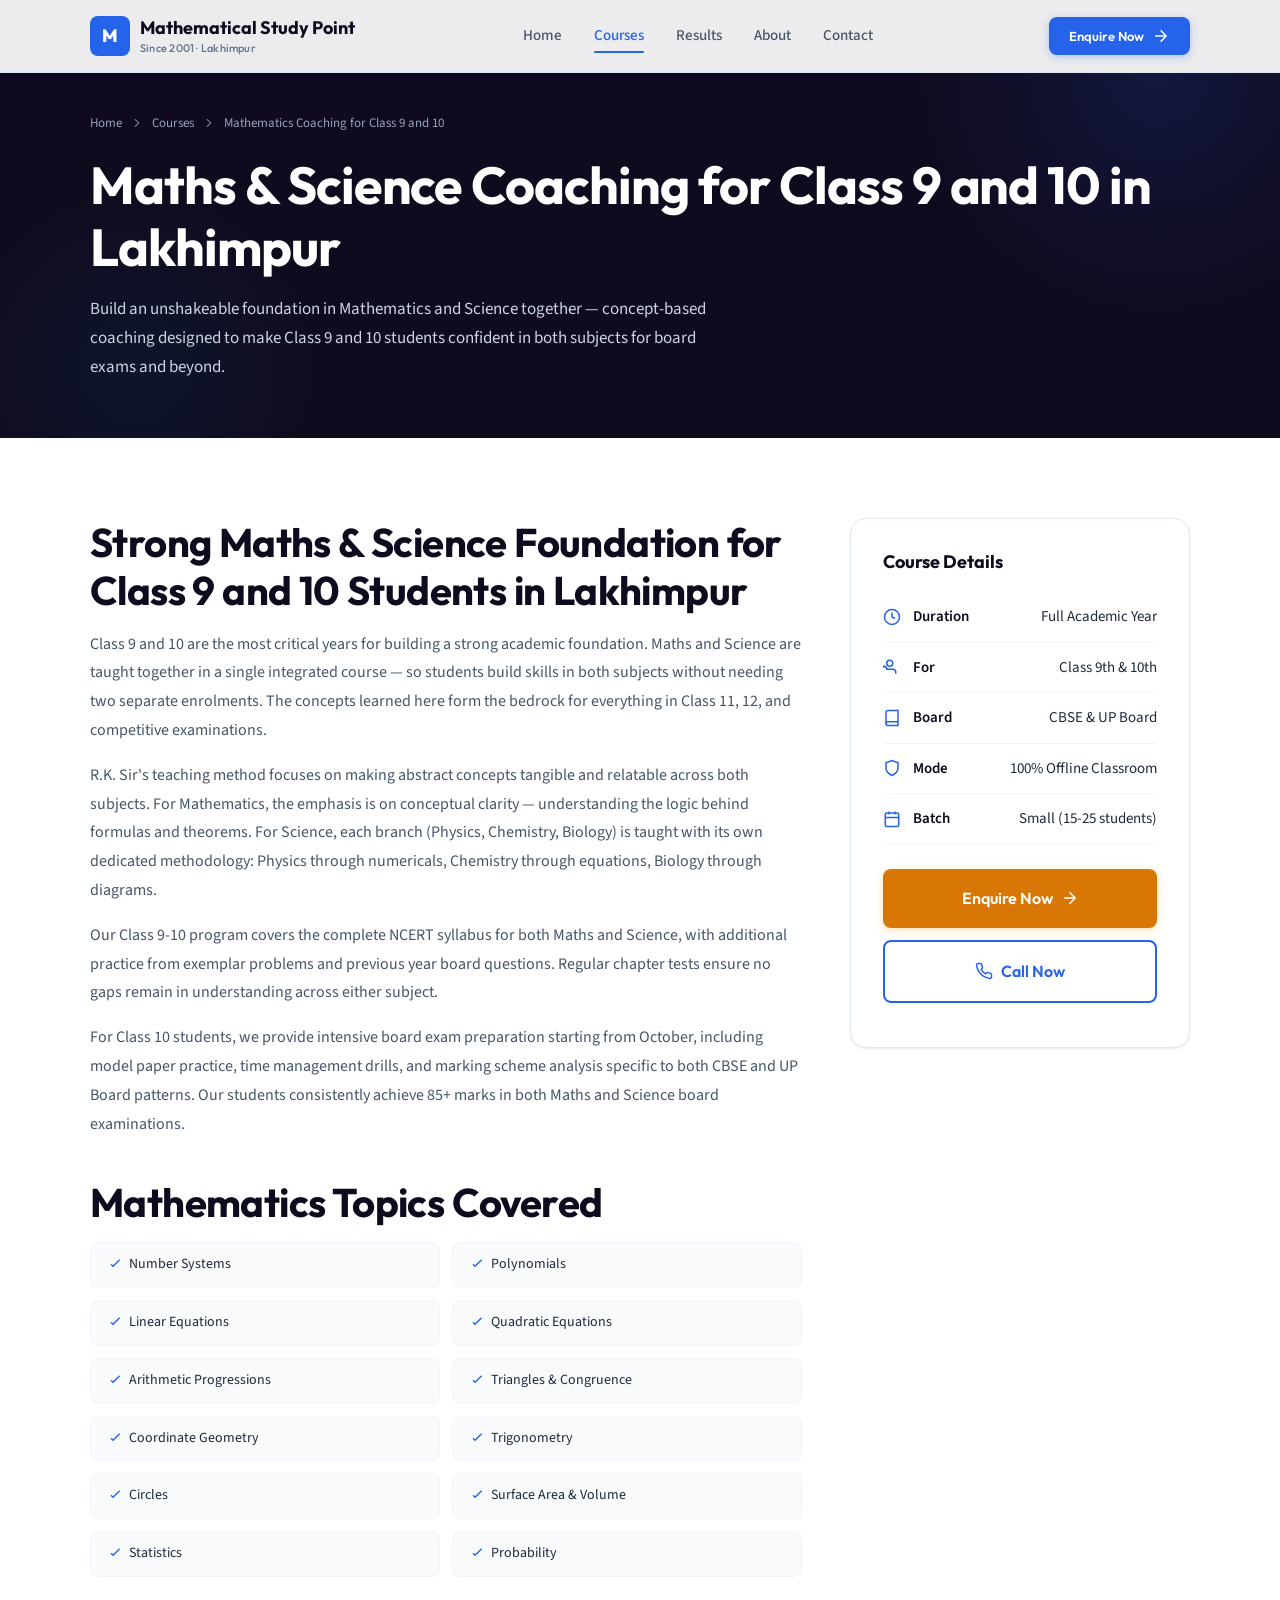
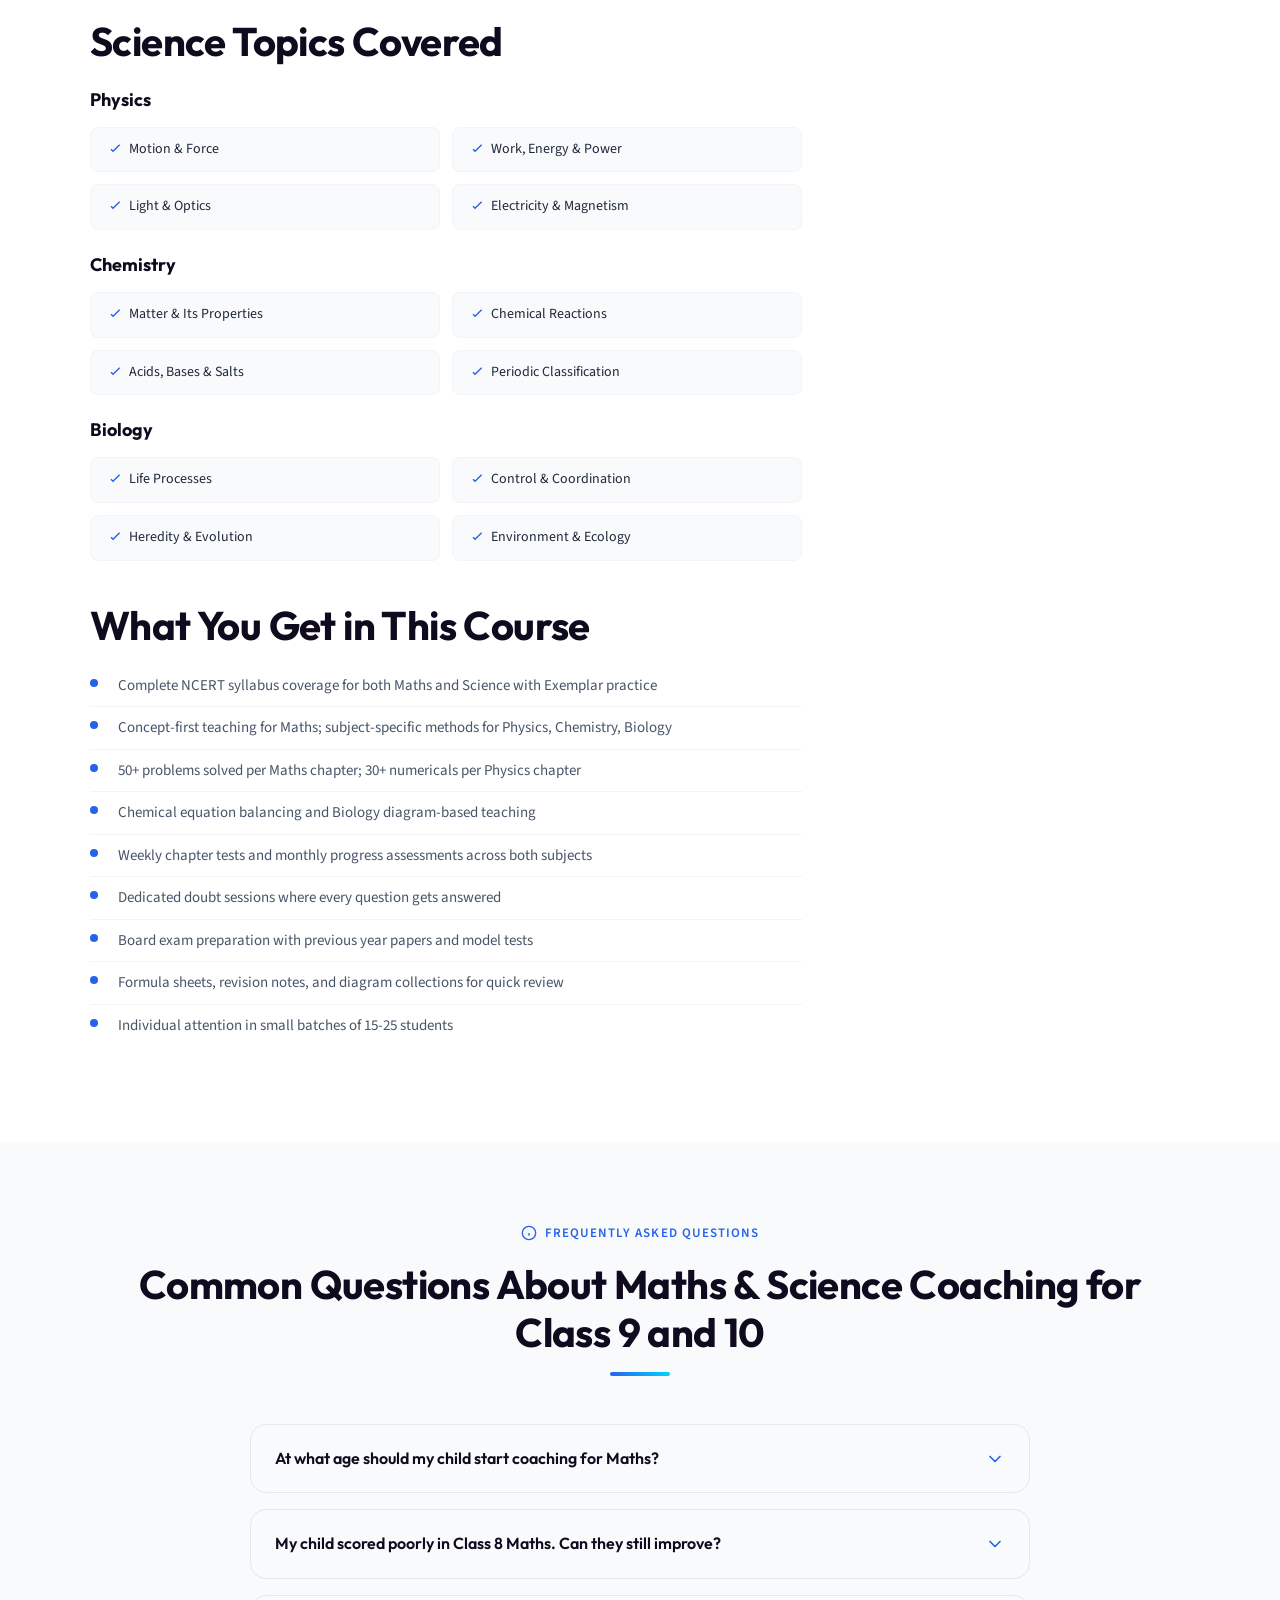
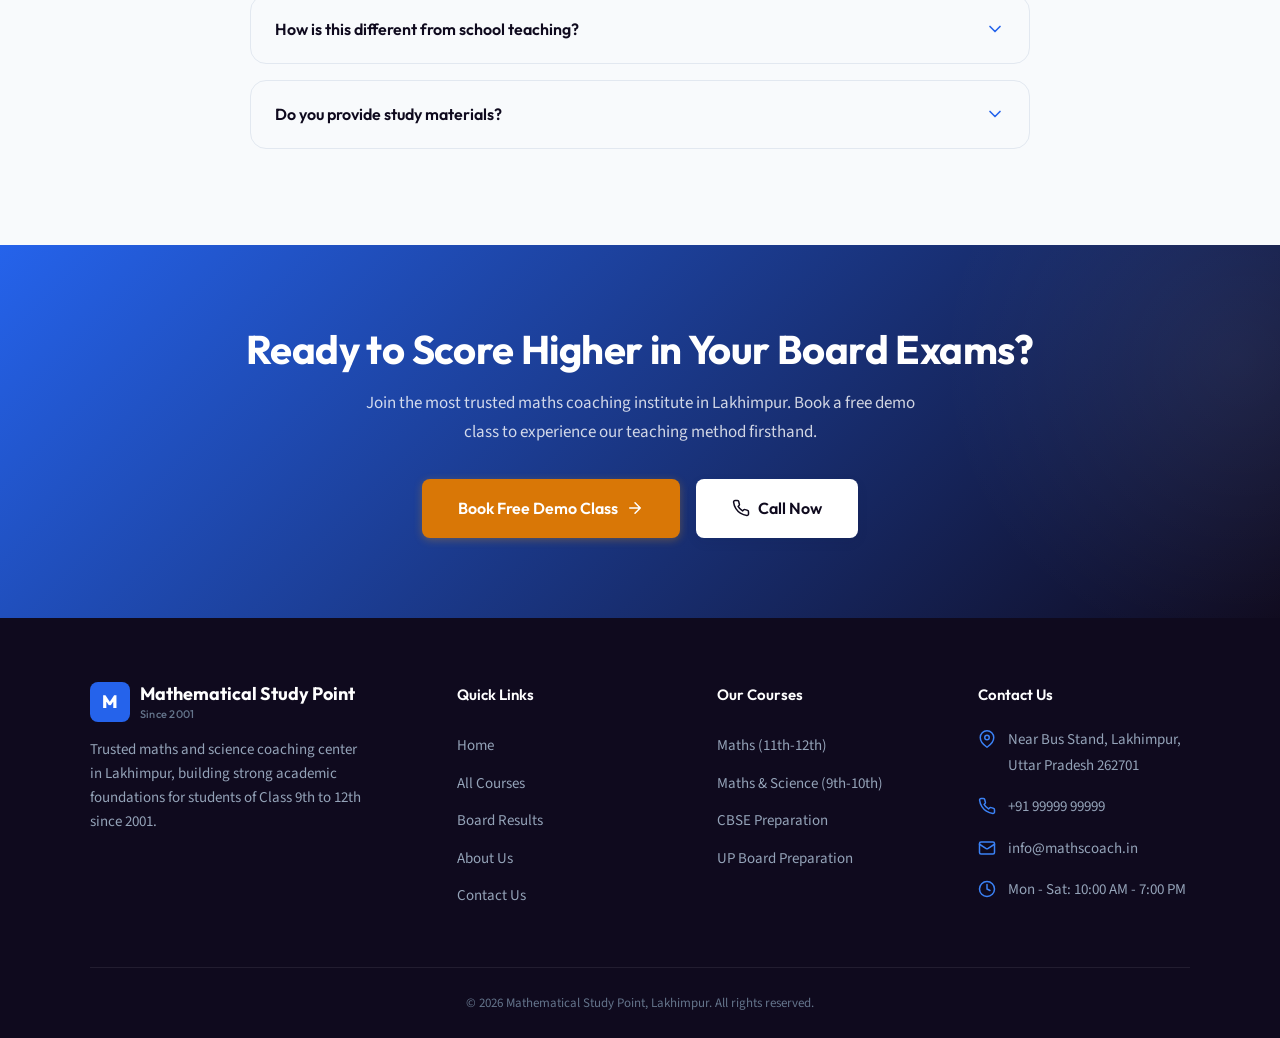
<file: courses/maths-class-9-10/index.html>
<!DOCTYPE html>
<html lang="en">
<head>
  <meta charset="UTF-8"><meta name="viewport" content="width=device-width, initial-scale=1.0">
  <title>Class 9-10 Maths &amp; Science Coaching in Lakhimpur | Board Preparation | Mathematical Study Point</title>
  <meta name="description" content="Best Class 9 and 10 Maths &amp; Science coaching in Lakhimpur. Algebra, geometry, Physics, Chemistry, Biology. CBSE &amp; UP Board exam preparation with regular tests.">
  <link rel="canonical" href="https://mathscoach.in/courses/maths-class-9-10/">
  <meta property="og:title" content="Class 9-10 Maths Coaching in Lakhimpur | Board Preparation | Mathematical Study Point">
  <meta property="og:description" content="Best Class 9 and 10 Mathematics coaching in Lakhimpur. Algebra, geometry, number systems, statistics. CBSE & UP Board exam preparation with regular tests.">
  <meta property="og:url" content="https://mathscoach.in/courses/maths-class-9-10/"><meta property="og:type" content="website">
  <link rel="preconnect" href="https://fonts.googleapis.com"><link rel="preconnect" href="https://fonts.gstatic.com" crossorigin><link href="https://fonts.googleapis.com/css2?family=Outfit:wght@400;500;600;700;800&family=Source+Sans+3:wght@400;500;600;700&display=swap" rel="stylesheet">
  <link rel="stylesheet" href="/css/style.css"><link rel="stylesheet" href="/css/page-header.css"><link rel="stylesheet" href="/css/course-detail.css"><link rel="stylesheet" href="/css/home.css">
  <script type="application/ld+json">{"@context":"https://schema.org","@type":"BreadcrumbList","itemListElement":[{"@type":"ListItem","position":1,"name":"Home","item":"https://mathscoach.in/"},{"@type":"ListItem","position":2,"name":"Courses","item":"https://mathscoach.in/courses/"},{"@type":"ListItem","position":3,"name":"Mathematics Coaching for Class 9 and 10","item":"https://mathscoach.in/courses/maths-class-9-10/"}]}</script>
  <script type="application/ld+json">{"@context":"https://schema.org","@type":"Course","name":"Mathematics Coaching for Class 9 and 10","description":"Best Class 9 and 10 Mathematics coaching in Lakhimpur. Algebra, geometry, number systems, statistics. CBSE & UP Board exam preparation with regular tests.","provider":{"@type":"Organization","name":"Mathematical Study Point","url":"https://mathscoach.in"},"educationalLevel":"Class 9th &amp; 10th","availableLanguage":"en"}</script>
</head>
<body>
  <div id="site-header"></div><div id="mobile-menu-slot"></div>
  <main>
    <section class="page-hero"><div class="container">
      <nav class="breadcrumb" aria-label="Breadcrumb"><a href="/">Home</a><svg viewBox="0 0 24 24" fill="none" stroke="currentColor" stroke-width="2" stroke-linecap="round" stroke-linejoin="round"><path d="M9 18l6-6-6-6"/></svg><a href="/courses/">Courses</a><svg viewBox="0 0 24 24" fill="none" stroke="currentColor" stroke-width="2" stroke-linecap="round" stroke-linejoin="round"><path d="M9 18l6-6-6-6"/></svg><span>Mathematics Coaching for Class 9 and 10</span></nav>
      <h1>Maths &amp; Science Coaching for Class 9 and 10 in Lakhimpur</h1>
      <p>Build an unshakeable foundation in Mathematics and Science together — concept-based coaching designed to make Class 9 and 10 students confident in both subjects for board exams and beyond.</p>
    </div></section>

    <section><div class="container">
      <div class="course-overview">
        <div class="course-content">
          <h2>Strong Maths &amp; Science Foundation for Class 9 and 10 Students in Lakhimpur</h2>
        <p>Class 9 and 10 are the most critical years for building a strong academic foundation. Maths and Science are taught together in a single integrated course — so students build skills in both subjects without needing two separate enrolments. The concepts learned here form the bedrock for everything in Class 11, 12, and competitive examinations.</p>
        <p>R.K. Sir's teaching method focuses on making abstract concepts tangible and relatable across both subjects. For Mathematics, the emphasis is on conceptual clarity — understanding the logic behind formulas and theorems. For Science, each branch (Physics, Chemistry, Biology) is taught with its own dedicated methodology: Physics through numericals, Chemistry through equations, Biology through diagrams.</p>
        <p>Our Class 9-10 program covers the complete NCERT syllabus for both Maths and Science, with additional practice from exemplar problems and previous year board questions. Regular chapter tests ensure no gaps remain in understanding across either subject.</p>
        <p>For Class 10 students, we provide intensive board exam preparation starting from October, including model paper practice, time management drills, and marking scheme analysis specific to both CBSE and UP Board patterns. Our students consistently achieve 85+ marks in both Maths and Science board examinations.</p>

        <h2>Mathematics Topics Covered</h2>
        <div class="chapter-grid">
          <div class="chapter-item"><svg viewBox="0 0 24 24" fill="none" stroke="currentColor" stroke-width="2"><path d="M9 11l3 3L22 4"/></svg>Number Systems</div>
          <div class="chapter-item"><svg viewBox="0 0 24 24" fill="none" stroke="currentColor" stroke-width="2"><path d="M9 11l3 3L22 4"/></svg>Polynomials</div>
          <div class="chapter-item"><svg viewBox="0 0 24 24" fill="none" stroke="currentColor" stroke-width="2"><path d="M9 11l3 3L22 4"/></svg>Linear Equations</div>
          <div class="chapter-item"><svg viewBox="0 0 24 24" fill="none" stroke="currentColor" stroke-width="2"><path d="M9 11l3 3L22 4"/></svg>Quadratic Equations</div>
          <div class="chapter-item"><svg viewBox="0 0 24 24" fill="none" stroke="currentColor" stroke-width="2"><path d="M9 11l3 3L22 4"/></svg>Arithmetic Progressions</div>
          <div class="chapter-item"><svg viewBox="0 0 24 24" fill="none" stroke="currentColor" stroke-width="2"><path d="M9 11l3 3L22 4"/></svg>Triangles &amp; Congruence</div>
          <div class="chapter-item"><svg viewBox="0 0 24 24" fill="none" stroke="currentColor" stroke-width="2"><path d="M9 11l3 3L22 4"/></svg>Coordinate Geometry</div>
          <div class="chapter-item"><svg viewBox="0 0 24 24" fill="none" stroke="currentColor" stroke-width="2"><path d="M9 11l3 3L22 4"/></svg>Trigonometry</div>
          <div class="chapter-item"><svg viewBox="0 0 24 24" fill="none" stroke="currentColor" stroke-width="2"><path d="M9 11l3 3L22 4"/></svg>Circles</div>
          <div class="chapter-item"><svg viewBox="0 0 24 24" fill="none" stroke="currentColor" stroke-width="2"><path d="M9 11l3 3L22 4"/></svg>Surface Area &amp; Volume</div>
          <div class="chapter-item"><svg viewBox="0 0 24 24" fill="none" stroke="currentColor" stroke-width="2"><path d="M9 11l3 3L22 4"/></svg>Statistics</div>
          <div class="chapter-item"><svg viewBox="0 0 24 24" fill="none" stroke="currentColor" stroke-width="2"><path d="M9 11l3 3L22 4"/></svg>Probability</div>
        </div>

        <h2>Science Topics Covered</h2>
        <h3>Physics</h3>
        <div class="chapter-grid">
          <div class="chapter-item"><svg viewBox="0 0 24 24" fill="none" stroke="currentColor" stroke-width="2"><path d="M9 11l3 3L22 4"/></svg>Motion &amp; Force</div>
          <div class="chapter-item"><svg viewBox="0 0 24 24" fill="none" stroke="currentColor" stroke-width="2"><path d="M9 11l3 3L22 4"/></svg>Work, Energy &amp; Power</div>
          <div class="chapter-item"><svg viewBox="0 0 24 24" fill="none" stroke="currentColor" stroke-width="2"><path d="M9 11l3 3L22 4"/></svg>Light &amp; Optics</div>
          <div class="chapter-item"><svg viewBox="0 0 24 24" fill="none" stroke="currentColor" stroke-width="2"><path d="M9 11l3 3L22 4"/></svg>Electricity &amp; Magnetism</div>
        </div>
        <h3>Chemistry</h3>
        <div class="chapter-grid">
          <div class="chapter-item"><svg viewBox="0 0 24 24" fill="none" stroke="currentColor" stroke-width="2"><path d="M9 11l3 3L22 4"/></svg>Matter &amp; Its Properties</div>
          <div class="chapter-item"><svg viewBox="0 0 24 24" fill="none" stroke="currentColor" stroke-width="2"><path d="M9 11l3 3L22 4"/></svg>Chemical Reactions</div>
          <div class="chapter-item"><svg viewBox="0 0 24 24" fill="none" stroke="currentColor" stroke-width="2"><path d="M9 11l3 3L22 4"/></svg>Acids, Bases &amp; Salts</div>
          <div class="chapter-item"><svg viewBox="0 0 24 24" fill="none" stroke="currentColor" stroke-width="2"><path d="M9 11l3 3L22 4"/></svg>Periodic Classification</div>
        </div>
        <h3>Biology</h3>
        <div class="chapter-grid">
          <div class="chapter-item"><svg viewBox="0 0 24 24" fill="none" stroke="currentColor" stroke-width="2"><path d="M9 11l3 3L22 4"/></svg>Life Processes</div>
          <div class="chapter-item"><svg viewBox="0 0 24 24" fill="none" stroke="currentColor" stroke-width="2"><path d="M9 11l3 3L22 4"/></svg>Control &amp; Coordination</div>
          <div class="chapter-item"><svg viewBox="0 0 24 24" fill="none" stroke="currentColor" stroke-width="2"><path d="M9 11l3 3L22 4"/></svg>Heredity &amp; Evolution</div>
          <div class="chapter-item"><svg viewBox="0 0 24 24" fill="none" stroke="currentColor" stroke-width="2"><path d="M9 11l3 3L22 4"/></svg>Environment &amp; Ecology</div>
        </div>

        <h2>What You Get in This Course</h2>
        <ul>
          <li>Complete NCERT syllabus coverage for both Maths and Science with Exemplar practice</li>
          <li>Concept-first teaching for Maths; subject-specific methods for Physics, Chemistry, Biology</li>
          <li>50+ problems solved per Maths chapter; 30+ numericals per Physics chapter</li>
          <li>Chemical equation balancing and Biology diagram-based teaching</li>
          <li>Weekly chapter tests and monthly progress assessments across both subjects</li>
          <li>Dedicated doubt sessions where every question gets answered</li>
          <li>Board exam preparation with previous year papers and model tests</li>
          <li>Formula sheets, revision notes, and diagram collections for quick review</li>
          <li>Individual attention in small batches of 15-25 students</li>
        </ul>
        </div>
        <aside class="course-sidebar">
      <div class="card sidebar-card">
        <h3>Course Details</h3>
        <div class="sidebar-detail"><svg viewBox="0 0 24 24" fill="none" stroke="currentColor" stroke-width="2"><circle cx="12" cy="12" r="10"/><polyline points="12 6 12 12 16 14"/></svg><strong>Duration</strong><span>Full Academic Year</span></div>
        <div class="sidebar-detail"><svg viewBox="0 0 24 24" fill="none" stroke="currentColor" stroke-width="2"><path d="M17 21v-2a4 4 0 00-4-4H5a4 4 0 00-4-4v2"/><circle cx="9" cy="7" r="4"/></svg><strong>For</strong><span>Class 9th &amp; 10th</span></div>
        <div class="sidebar-detail"><svg viewBox="0 0 24 24" fill="none" stroke="currentColor" stroke-width="2" width="18" height="18"><path d="M4 19.5A2.5 2.5 0 016.5 17H20"/><path d="M6.5 2H20v20H6.5A2.5 2.5 0 014 19.5v-15A2.5 2.5 0 016.5 2z"/></svg><strong>Board</strong><span>CBSE &amp; UP Board</span></div>
        <div class="sidebar-detail"><svg viewBox="0 0 24 24" fill="none" stroke="currentColor" stroke-width="2" width="18" height="18"><path d="M12 22s8-4 8-10V5l-8-3-8 3v7c0 6 8 10 8 10z"/></svg><strong>Mode</strong><span>100% Offline Classroom</span></div>
        <div class="sidebar-detail"><svg viewBox="0 0 24 24" fill="none" stroke="currentColor" stroke-width="2" width="18" height="18"><rect x="3" y="4" width="18" height="18" rx="2" ry="2"/><line x1="16" y1="2" x2="16" y2="6"/><line x1="8" y1="2" x2="8" y2="6"/><line x1="3" y1="10" x2="21" y2="10"/></svg><strong>Batch</strong><span>Small (15-25 students)</span></div>
        <div class="sidebar-cta">
          <a href="/contact/" class="btn btn-amber btn-lg">Enquire Now <svg viewBox="0 0 24 24" fill="none" stroke="currentColor" stroke-width="2" stroke-linecap="round" stroke-linejoin="round" width="18" height="18"><path d="M5 12h14M12 5l7 7-7 7"/></svg></a>
          <a href="tel:+919999999999" class="btn btn-outline btn-lg"><svg viewBox="0 0 24 24" fill="none" stroke="currentColor" stroke-width="2" stroke-linecap="round" stroke-linejoin="round" width="18" height="18"><path d="M22 16.92v3a2 2 0 01-2.18 2 19.79 19.79 0 01-8.63-3.07 19.5 19.5 0 01-6-6A19.79 19.79 0 012.12 4.18 2 2 0 014.11 2h3a2 2 0 012 1.72c.127.96.362 1.903.7 2.81a2 2 0 01-.45 2.11L8.09 9.91a16 16 0 006 6l1.27-1.27a2 2 0 012.11-.45c.907.338 1.85.573 2.81.7A2 2 0 0122 16.92z"/></svg> Call Now</a>
        </div>
      </div>
    </aside>
      </div>
    </div></section>

    <section style="background:var(--gray-50)"><div class="container">
      <div class="section-header center fade-up">
        <div class="section-label"><svg viewBox="0 0 24 24" fill="none" stroke="currentColor" stroke-width="2" width="16" height="16"><circle cx="12" cy="12" r="10"/><path d="M12 16v-4M12 8h.01"/></svg>Frequently Asked Questions</div>
        <h2>Common Questions About Maths &amp; Science Coaching for Class 9 and 10</h2><div class="divider center"></div>
      </div>
      <div class="faq-list"><div class="faq-item"><button class="faq-q">At what age should my child start coaching for Maths?<svg viewBox="0 0 24 24" fill="none" stroke="currentColor" stroke-width="2" stroke-linecap="round" stroke-linejoin="round"><path d="M6 9l6 6 6-6"/></svg></button><div class="faq-a"><div class="faq-a-inner">Class 9 is the ideal time to start focused mathematics coaching. The concepts introduced in Class 9 — algebra, coordinate geometry, trigonometry — become the foundation for Class 10 boards and everything beyond. Starting early gives students time to build confidence before board pressure.</div></div></div><div class="faq-item"><button class="faq-q">My child scored poorly in Class 8 Maths. Can they still improve?<svg viewBox="0 0 24 24" fill="none" stroke="currentColor" stroke-width="2" stroke-linecap="round" stroke-linejoin="round"><path d="M6 9l6 6 6-6"/></svg></button><div class="faq-a"><div class="faq-a-inner">Yes, many of our most successful students started from a weak base. Our teaching builds from fundamentals, and small batch sizes allow R.K. Sir to give extra attention where needed. We have seen students jump from 40% to 85%+ within one academic year.</div></div></div><div class="faq-item"><button class="faq-q">How is this different from school teaching?<svg viewBox="0 0 24 24" fill="none" stroke="currentColor" stroke-width="2" stroke-linecap="round" stroke-linejoin="round"><path d="M6 9l6 6 6-6"/></svg></button><div class="faq-a"><div class="faq-a-inner">In school, teachers must cover the syllabus for 40+ students in limited time. Our small batches allow for deeper concept explanation, more practice problems, individual doubt clearing, and regular testing — all of which are difficult in a school setting.</div></div></div><div class="faq-item"><button class="faq-q">Do you provide study materials?<svg viewBox="0 0 24 24" fill="none" stroke="currentColor" stroke-width="2" stroke-linecap="round" stroke-linejoin="round"><path d="M6 9l6 6 6-6"/></svg></button><div class="faq-a"><div class="faq-a-inner">Yes, we provide chapter-wise practice sheets, formula revision notes, and model question papers. All materials are designed to complement NCERT textbooks and are aligned with both CBSE and UP Board exam patterns.</div></div></div></div>
    </div></section>
    
    <section class="cta-section"><div class="container" style="position:relative;z-index:1">
      <h2>Ready to Score Higher in Your Board Exams?</h2>
      <p>Join the most trusted maths coaching institute in Lakhimpur. Book a free demo class to experience our teaching method firsthand.</p>
      <div class="cta-btns">
        <a href="/contact/" class="btn btn-amber btn-lg">Book Free Demo Class <svg viewBox="0 0 24 24" fill="none" stroke="currentColor" stroke-width="2" stroke-linecap="round" stroke-linejoin="round" width="18" height="18"><path d="M5 12h14M12 5l7 7-7 7"/></svg></a>
        <a href="tel:+919999999999" class="btn btn-white btn-lg"><svg viewBox="0 0 24 24" fill="none" stroke="currentColor" stroke-width="2" stroke-linecap="round" stroke-linejoin="round" width="18" height="18"><path d="M22 16.92v3a2 2 0 01-2.18 2 19.79 19.79 0 01-8.63-3.07 19.5 19.5 0 01-6-6A19.79 19.79 0 012.12 4.18 2 2 0 014.11 2h3a2 2 0 012 1.72c.127.96.362 1.903.7 2.81a2 2 0 01-.45 2.11L8.09 9.91a16 16 0 006 6l1.27-1.27a2 2 0 012.11-.45c.907.338 1.85.573 2.81.7A2 2 0 0122 16.92z"/></svg> Call Now</a>
      </div>
    </div></section>
  </main>

  <div id="site-footer"></div>
  <script src="/js/components.js"></script>
</body>
</html>
</file>
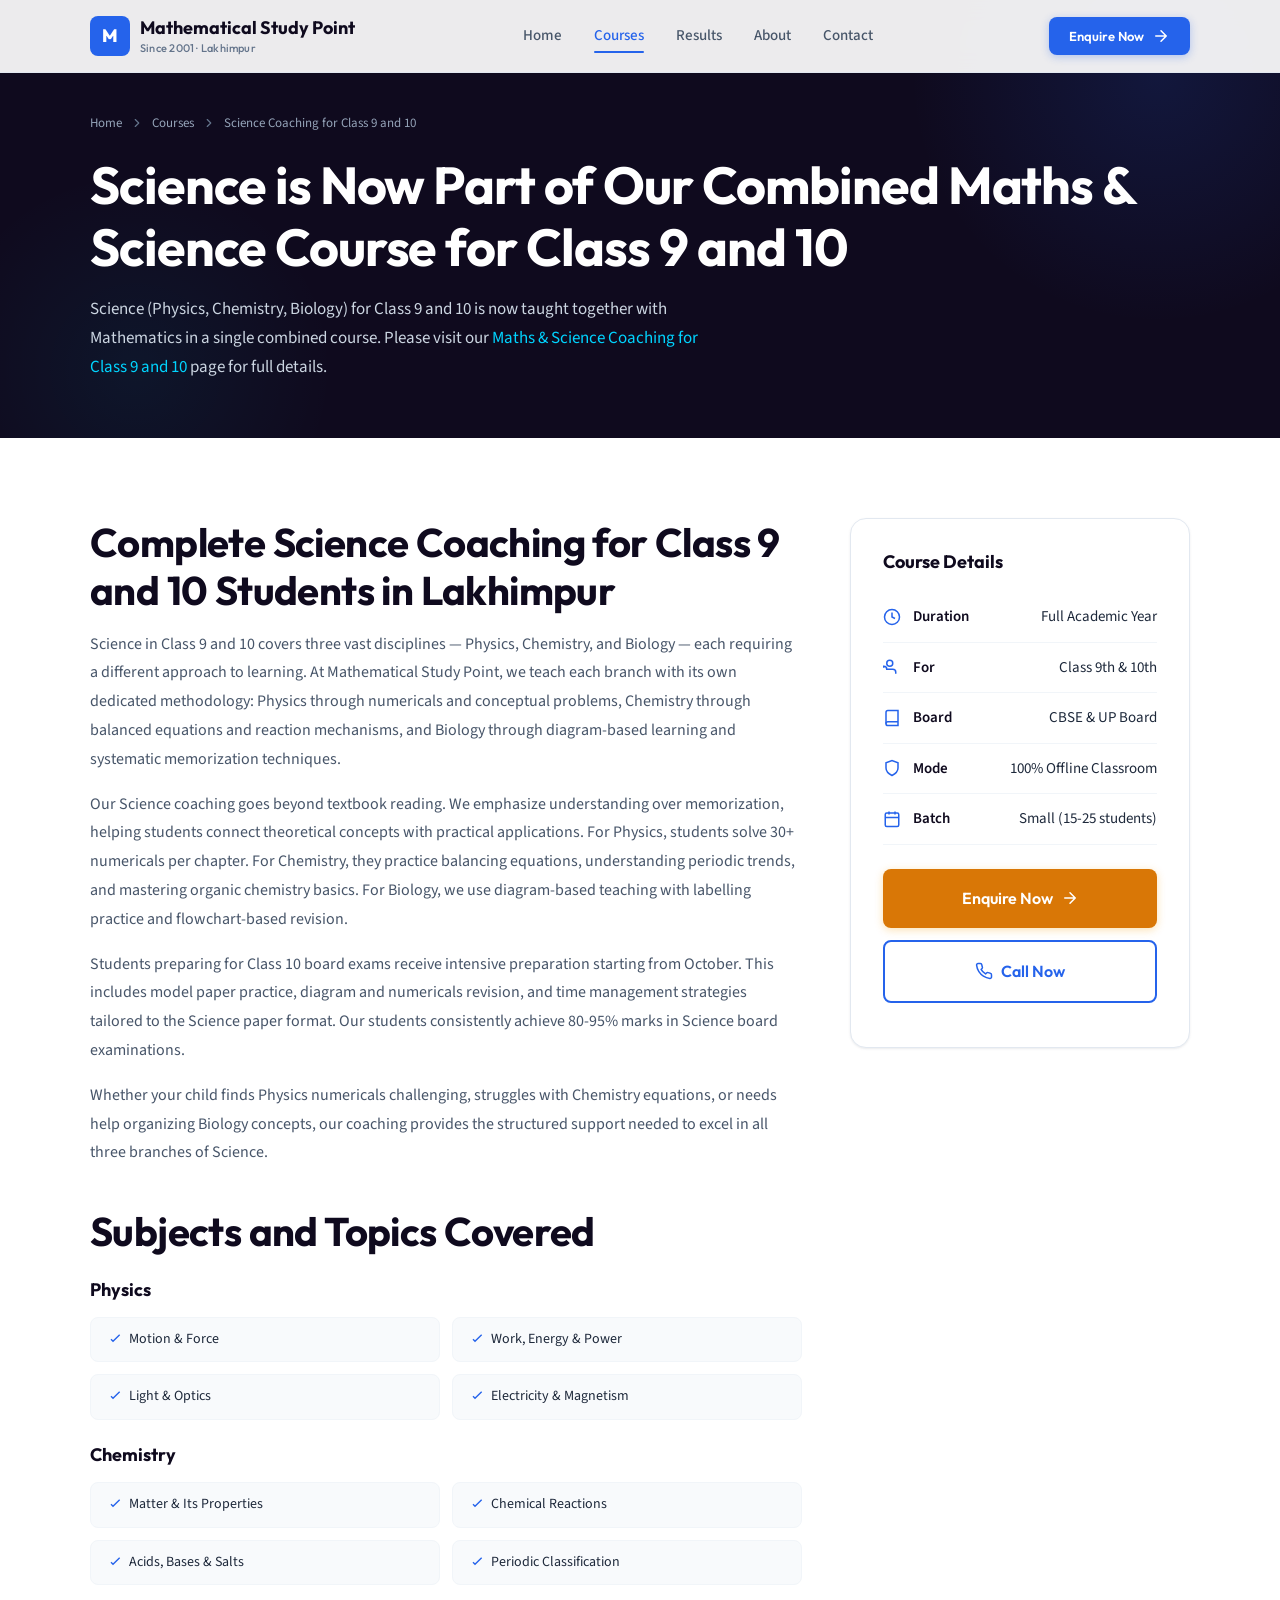
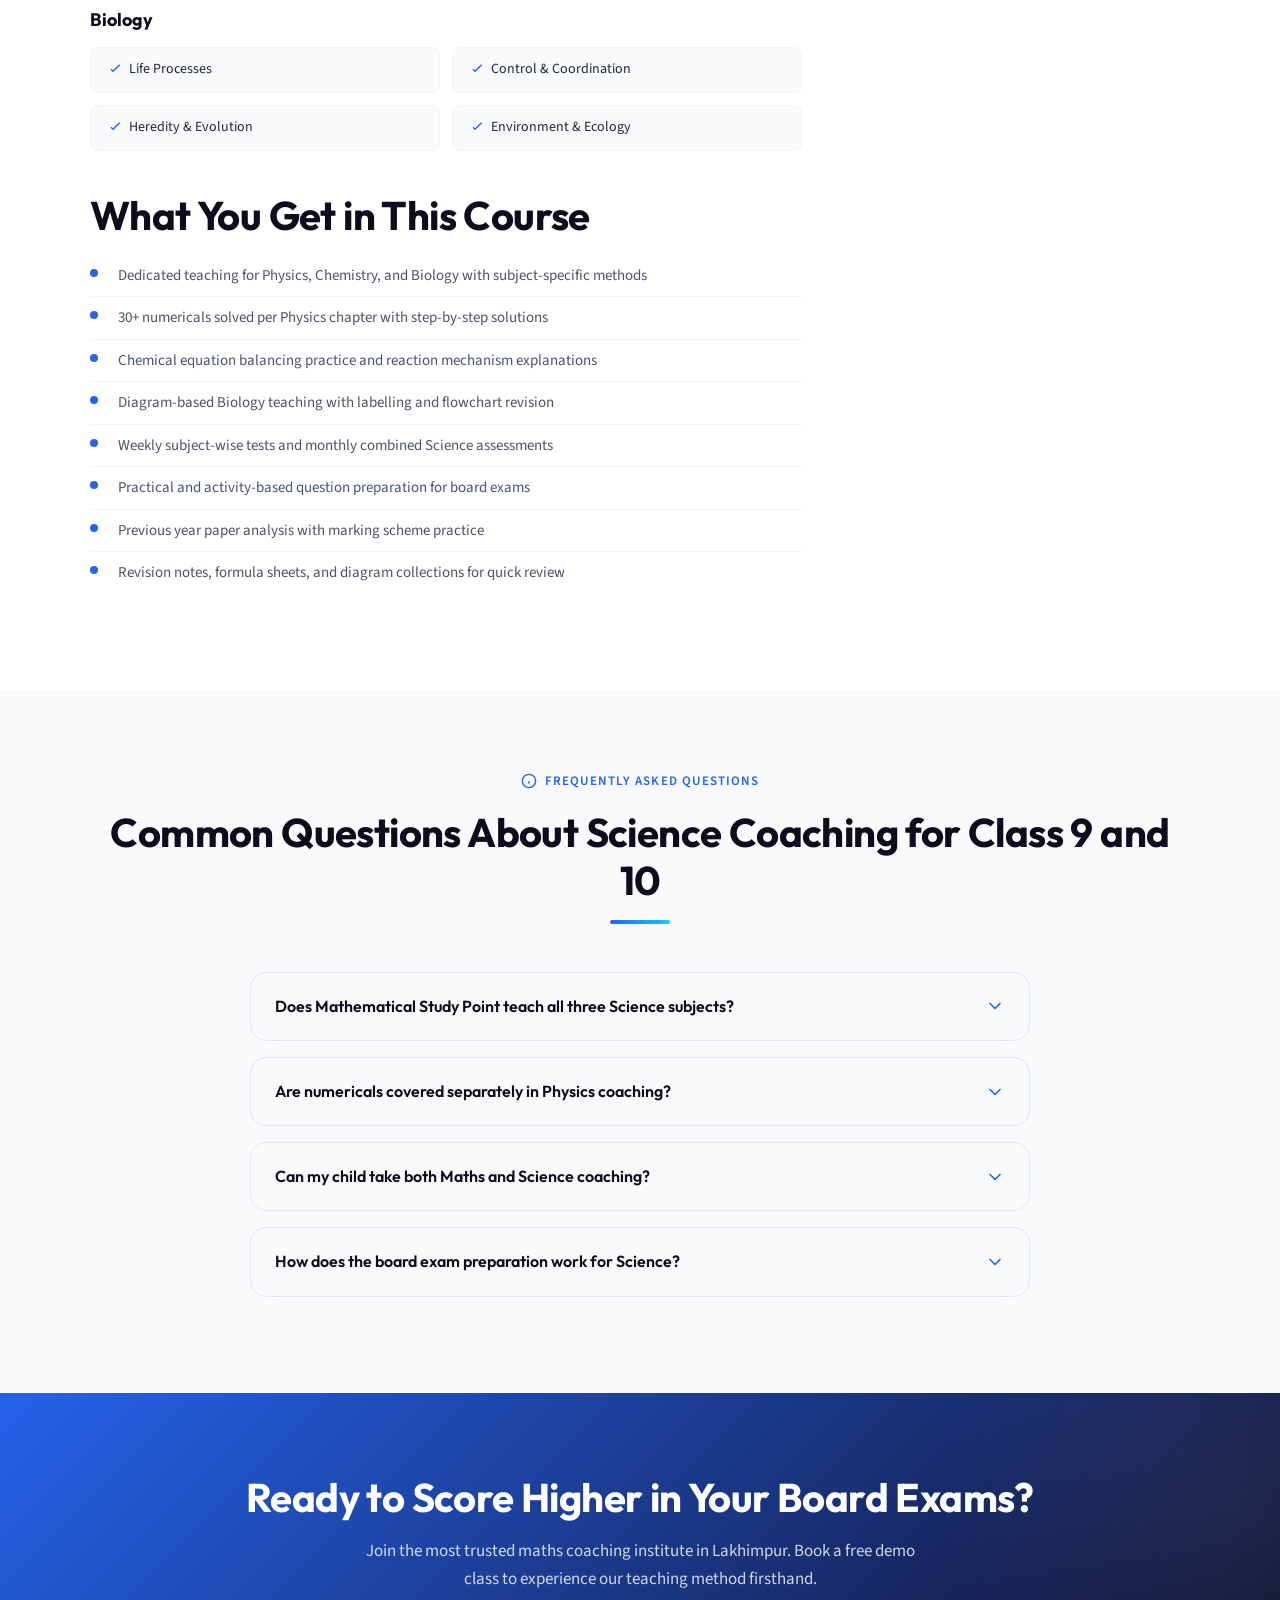
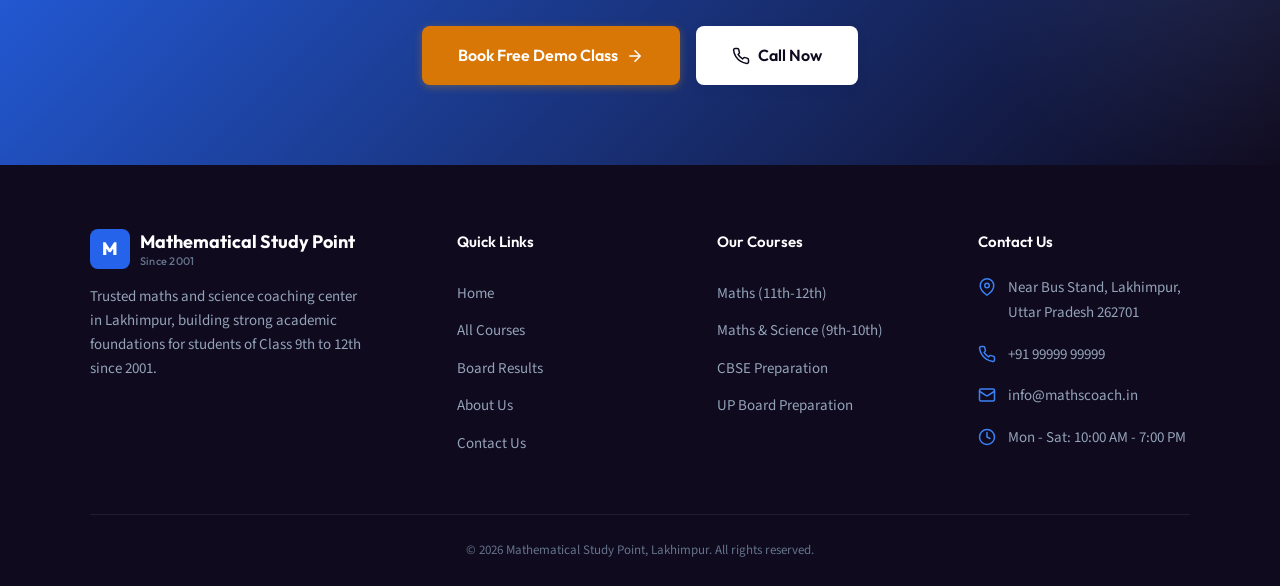
<file: courses/science-class-9-10/index.html>
<!DOCTYPE html>
<html lang="en">
<head>
  <meta charset="UTF-8"><meta name="viewport" content="width=device-width, initial-scale=1.0">
  <title>Class 9-10 Science Coaching in Lakhimpur | Physics Chemistry Biology | Mathematical Study Point</title>
  <meta name="description" content="Best Class 9 and 10 Science coaching in Lakhimpur. Physics, Chemistry, Biology with numericals practice, theory concepts, and board exam preparation.">
  <link rel="canonical" href="https://mathscoach.in/courses/science-class-9-10/">
  <meta property="og:title" content="Class 9-10 Science Coaching in Lakhimpur | Physics Chemistry Biology | Mathematical Study Point">
  <meta property="og:description" content="Best Class 9 and 10 Science coaching in Lakhimpur. Physics, Chemistry, Biology with numericals practice, theory concepts, and board exam preparation.">
  <meta property="og:url" content="https://mathscoach.in/courses/science-class-9-10/"><meta property="og:type" content="website">
  <link rel="preconnect" href="https://fonts.googleapis.com"><link rel="preconnect" href="https://fonts.gstatic.com" crossorigin><link href="https://fonts.googleapis.com/css2?family=Outfit:wght@400;500;600;700;800&family=Source+Sans+3:wght@400;500;600;700&display=swap" rel="stylesheet">
  <link rel="stylesheet" href="/css/style.css"><link rel="stylesheet" href="/css/page-header.css"><link rel="stylesheet" href="/css/course-detail.css"><link rel="stylesheet" href="/css/home.css">
  <script type="application/ld+json">{"@context":"https://schema.org","@type":"BreadcrumbList","itemListElement":[{"@type":"ListItem","position":1,"name":"Home","item":"https://mathscoach.in/"},{"@type":"ListItem","position":2,"name":"Courses","item":"https://mathscoach.in/courses/"},{"@type":"ListItem","position":3,"name":"Science Coaching for Class 9 and 10","item":"https://mathscoach.in/courses/science-class-9-10/"}]}</script>
  <script type="application/ld+json">{"@context":"https://schema.org","@type":"Course","name":"Science Coaching for Class 9 and 10","description":"Best Class 9 and 10 Science coaching in Lakhimpur. Physics, Chemistry, Biology with numericals practice, theory concepts, and board exam preparation.","provider":{"@type":"Organization","name":"Mathematical Study Point","url":"https://mathscoach.in"},"educationalLevel":"Class 9th &amp; 10th","availableLanguage":"en"}</script>
</head>
<body>
  <div id="site-header"></div><div id="mobile-menu-slot"></div>
  <main>
    <section class="page-hero"><div class="container">
      <nav class="breadcrumb" aria-label="Breadcrumb"><a href="/">Home</a><svg viewBox="0 0 24 24" fill="none" stroke="currentColor" stroke-width="2" stroke-linecap="round" stroke-linejoin="round"><path d="M9 18l6-6-6-6"/></svg><a href="/courses/">Courses</a><svg viewBox="0 0 24 24" fill="none" stroke="currentColor" stroke-width="2" stroke-linecap="round" stroke-linejoin="round"><path d="M9 18l6-6-6-6"/></svg><span>Science Coaching for Class 9 and 10</span></nav>
      <h1>Science is Now Part of Our Combined Maths &amp; Science Course for Class 9 and 10</h1>
      <p>Science (Physics, Chemistry, Biology) for Class 9 and 10 is now taught together with Mathematics in a single combined course. Please visit our <a href="/courses/maths-class-9-10/" style="color:var(--accent)">Maths &amp; Science Coaching for Class 9 and 10</a> page for full details.</p>
    </div></section>

    <section><div class="container">
      <div class="course-overview">
        <div class="course-content">
          <h2>Complete Science Coaching for Class 9 and 10 Students in Lakhimpur</h2>
        <p>Science in Class 9 and 10 covers three vast disciplines — Physics, Chemistry, and Biology — each requiring a different approach to learning. At Mathematical Study Point, we teach each branch with its own dedicated methodology: Physics through numericals and conceptual problems, Chemistry through balanced equations and reaction mechanisms, and Biology through diagram-based learning and systematic memorization techniques.</p>
        <p>Our Science coaching goes beyond textbook reading. We emphasize understanding over memorization, helping students connect theoretical concepts with practical applications. For Physics, students solve 30+ numericals per chapter. For Chemistry, they practice balancing equations, understanding periodic trends, and mastering organic chemistry basics. For Biology, we use diagram-based teaching with labelling practice and flowchart-based revision.</p>
        <p>Students preparing for Class 10 board exams receive intensive preparation starting from October. This includes model paper practice, diagram and numericals revision, and time management strategies tailored to the Science paper format. Our students consistently achieve 80-95% marks in Science board examinations.</p>
        <p>Whether your child finds Physics numericals challenging, struggles with Chemistry equations, or needs help organizing Biology concepts, our coaching provides the structured support needed to excel in all three branches of Science.</p>

        <h2>Subjects and Topics Covered</h2>
        <h3>Physics</h3>
        <div class="chapter-grid">
          <div class="chapter-item"><svg viewBox="0 0 24 24" fill="none" stroke="currentColor" stroke-width="2"><path d="M9 11l3 3L22 4"/></svg>Motion &amp; Force</div>
          <div class="chapter-item"><svg viewBox="0 0 24 24" fill="none" stroke="currentColor" stroke-width="2"><path d="M9 11l3 3L22 4"/></svg>Work, Energy &amp; Power</div>
          <div class="chapter-item"><svg viewBox="0 0 24 24" fill="none" stroke="currentColor" stroke-width="2"><path d="M9 11l3 3L22 4"/></svg>Light &amp; Optics</div>
          <div class="chapter-item"><svg viewBox="0 0 24 24" fill="none" stroke="currentColor" stroke-width="2"><path d="M9 11l3 3L22 4"/></svg>Electricity &amp; Magnetism</div>
        </div>
        <h3>Chemistry</h3>
        <div class="chapter-grid">
          <div class="chapter-item"><svg viewBox="0 0 24 24" fill="none" stroke="currentColor" stroke-width="2"><path d="M9 11l3 3L22 4"/></svg>Matter &amp; Its Properties</div>
          <div class="chapter-item"><svg viewBox="0 0 24 24" fill="none" stroke="currentColor" stroke-width="2"><path d="M9 11l3 3L22 4"/></svg>Chemical Reactions</div>
          <div class="chapter-item"><svg viewBox="0 0 24 24" fill="none" stroke="currentColor" stroke-width="2"><path d="M9 11l3 3L22 4"/></svg>Acids, Bases &amp; Salts</div>
          <div class="chapter-item"><svg viewBox="0 0 24 24" fill="none" stroke="currentColor" stroke-width="2"><path d="M9 11l3 3L22 4"/></svg>Periodic Classification</div>
        </div>
        <h3>Biology</h3>
        <div class="chapter-grid">
          <div class="chapter-item"><svg viewBox="0 0 24 24" fill="none" stroke="currentColor" stroke-width="2"><path d="M9 11l3 3L22 4"/></svg>Life Processes</div>
          <div class="chapter-item"><svg viewBox="0 0 24 24" fill="none" stroke="currentColor" stroke-width="2"><path d="M9 11l3 3L22 4"/></svg>Control &amp; Coordination</div>
          <div class="chapter-item"><svg viewBox="0 0 24 24" fill="none" stroke="currentColor" stroke-width="2"><path d="M9 11l3 3L22 4"/></svg>Heredity &amp; Evolution</div>
          <div class="chapter-item"><svg viewBox="0 0 24 24" fill="none" stroke="currentColor" stroke-width="2"><path d="M9 11l3 3L22 4"/></svg>Environment &amp; Ecology</div>
        </div>

        <h2>What You Get in This Course</h2>
        <ul>
          <li>Dedicated teaching for Physics, Chemistry, and Biology with subject-specific methods</li>
          <li>30+ numericals solved per Physics chapter with step-by-step solutions</li>
          <li>Chemical equation balancing practice and reaction mechanism explanations</li>
          <li>Diagram-based Biology teaching with labelling and flowchart revision</li>
          <li>Weekly subject-wise tests and monthly combined Science assessments</li>
          <li>Practical and activity-based question preparation for board exams</li>
          <li>Previous year paper analysis with marking scheme practice</li>
          <li>Revision notes, formula sheets, and diagram collections for quick review</li>
        </ul>
        </div>
        <aside class="course-sidebar">
      <div class="card sidebar-card">
        <h3>Course Details</h3>
        <div class="sidebar-detail"><svg viewBox="0 0 24 24" fill="none" stroke="currentColor" stroke-width="2"><circle cx="12" cy="12" r="10"/><polyline points="12 6 12 12 16 14"/></svg><strong>Duration</strong><span>Full Academic Year</span></div>
        <div class="sidebar-detail"><svg viewBox="0 0 24 24" fill="none" stroke="currentColor" stroke-width="2"><path d="M17 21v-2a4 4 0 00-4-4H5a4 4 0 00-4-4v2"/><circle cx="9" cy="7" r="4"/></svg><strong>For</strong><span>Class 9th &amp; 10th</span></div>
        <div class="sidebar-detail"><svg viewBox="0 0 24 24" fill="none" stroke="currentColor" stroke-width="2" width="18" height="18"><path d="M4 19.5A2.5 2.5 0 016.5 17H20"/><path d="M6.5 2H20v20H6.5A2.5 2.5 0 014 19.5v-15A2.5 2.5 0 016.5 2z"/></svg><strong>Board</strong><span>CBSE &amp; UP Board</span></div>
        <div class="sidebar-detail"><svg viewBox="0 0 24 24" fill="none" stroke="currentColor" stroke-width="2" width="18" height="18"><path d="M12 22s8-4 8-10V5l-8-3-8 3v7c0 6 8 10 8 10z"/></svg><strong>Mode</strong><span>100% Offline Classroom</span></div>
        <div class="sidebar-detail"><svg viewBox="0 0 24 24" fill="none" stroke="currentColor" stroke-width="2" width="18" height="18"><rect x="3" y="4" width="18" height="18" rx="2" ry="2"/><line x1="16" y1="2" x2="16" y2="6"/><line x1="8" y1="2" x2="8" y2="6"/><line x1="3" y1="10" x2="21" y2="10"/></svg><strong>Batch</strong><span>Small (15-25 students)</span></div>
        <div class="sidebar-cta">
          <a href="/contact/" class="btn btn-amber btn-lg">Enquire Now <svg viewBox="0 0 24 24" fill="none" stroke="currentColor" stroke-width="2" stroke-linecap="round" stroke-linejoin="round" width="18" height="18"><path d="M5 12h14M12 5l7 7-7 7"/></svg></a>
          <a href="tel:+919999999999" class="btn btn-outline btn-lg"><svg viewBox="0 0 24 24" fill="none" stroke="currentColor" stroke-width="2" stroke-linecap="round" stroke-linejoin="round" width="18" height="18"><path d="M22 16.92v3a2 2 0 01-2.18 2 19.79 19.79 0 01-8.63-3.07 19.5 19.5 0 01-6-6A19.79 19.79 0 012.12 4.18 2 2 0 014.11 2h3a2 2 0 012 1.72c.127.96.362 1.903.7 2.81a2 2 0 01-.45 2.11L8.09 9.91a16 16 0 006 6l1.27-1.27a2 2 0 012.11-.45c.907.338 1.85.573 2.81.7A2 2 0 0122 16.92z"/></svg> Call Now</a>
        </div>
      </div>
    </aside>
      </div>
    </div></section>

    <section style="background:var(--gray-50)"><div class="container">
      <div class="section-header center fade-up">
        <div class="section-label"><svg viewBox="0 0 24 24" fill="none" stroke="currentColor" stroke-width="2" width="16" height="16"><circle cx="12" cy="12" r="10"/><path d="M12 16v-4M12 8h.01"/></svg>Frequently Asked Questions</div>
        <h2>Common Questions About Science Coaching for Class 9 and 10</h2><div class="divider center"></div>
      </div>
      <div class="faq-list"><div class="faq-item"><button class="faq-q">Does Mathematical Study Point teach all three Science subjects?<svg viewBox="0 0 24 24" fill="none" stroke="currentColor" stroke-width="2" stroke-linecap="round" stroke-linejoin="round"><path d="M6 9l6 6 6-6"/></svg></button><div class="faq-a"><div class="faq-a-inner">Yes, our Science coaching covers Physics, Chemistry, and Biology comprehensively. Each branch is taught with its own methodology — numericals-focused for Physics, equation-based for Chemistry, and diagram-based for Biology.</div></div></div><div class="faq-item"><button class="faq-q">Are numericals covered separately in Physics coaching?<svg viewBox="0 0 24 24" fill="none" stroke="currentColor" stroke-width="2" stroke-linecap="round" stroke-linejoin="round"><path d="M6 9l6 6 6-6"/></svg></button><div class="faq-a"><div class="faq-a-inner">Absolutely. Physics numericals receive special attention. We solve 30+ numericals per chapter, starting from basic formula application to multi-step board-level problems. Students practice until they can solve any numerical variation confidently.</div></div></div><div class="faq-item"><button class="faq-q">Can my child take both Maths and Science coaching?<svg viewBox="0 0 24 24" fill="none" stroke="currentColor" stroke-width="2" stroke-linecap="round" stroke-linejoin="round"><path d="M6 9l6 6 6-6"/></svg></button><div class="faq-a"><div class="faq-a-inner">Yes, many of our students enrol in both Maths and Science coaching. We schedule batches to avoid timing conflicts, and students who take both subjects benefit from a comprehensive academic support system.</div></div></div><div class="faq-item"><button class="faq-q">How does the board exam preparation work for Science?<svg viewBox="0 0 24 24" fill="none" stroke="currentColor" stroke-width="2" stroke-linecap="round" stroke-linejoin="round"><path d="M6 9l6 6 6-6"/></svg></button><div class="faq-a"><div class="faq-a-inner">We start intensive board prep from October with model papers, diagram revision, numericals practice, and time management drills. Students practice full-length Science papers under exam conditions and receive detailed feedback on their answers.</div></div></div></div>
    </div></section>
    
    <section class="cta-section"><div class="container" style="position:relative;z-index:1">
      <h2>Ready to Score Higher in Your Board Exams?</h2>
      <p>Join the most trusted maths coaching institute in Lakhimpur. Book a free demo class to experience our teaching method firsthand.</p>
      <div class="cta-btns">
        <a href="/contact/" class="btn btn-amber btn-lg">Book Free Demo Class <svg viewBox="0 0 24 24" fill="none" stroke="currentColor" stroke-width="2" stroke-linecap="round" stroke-linejoin="round" width="18" height="18"><path d="M5 12h14M12 5l7 7-7 7"/></svg></a>
        <a href="tel:+919999999999" class="btn btn-white btn-lg"><svg viewBox="0 0 24 24" fill="none" stroke="currentColor" stroke-width="2" stroke-linecap="round" stroke-linejoin="round" width="18" height="18"><path d="M22 16.92v3a2 2 0 01-2.18 2 19.79 19.79 0 01-8.63-3.07 19.5 19.5 0 01-6-6A19.79 19.79 0 012.12 4.18 2 2 0 014.11 2h3a2 2 0 012 1.72c.127.96.362 1.903.7 2.81a2 2 0 01-.45 2.11L8.09 9.91a16 16 0 006 6l1.27-1.27a2 2 0 012.11-.45c.907.338 1.85.573 2.81.7A2 2 0 0122 16.92z"/></svg> Call Now</a>
      </div>
    </div></section>
  </main>

  <div id="site-footer"></div>
  <script src="/js/components.js"></script>
</body>
</html>
</file>
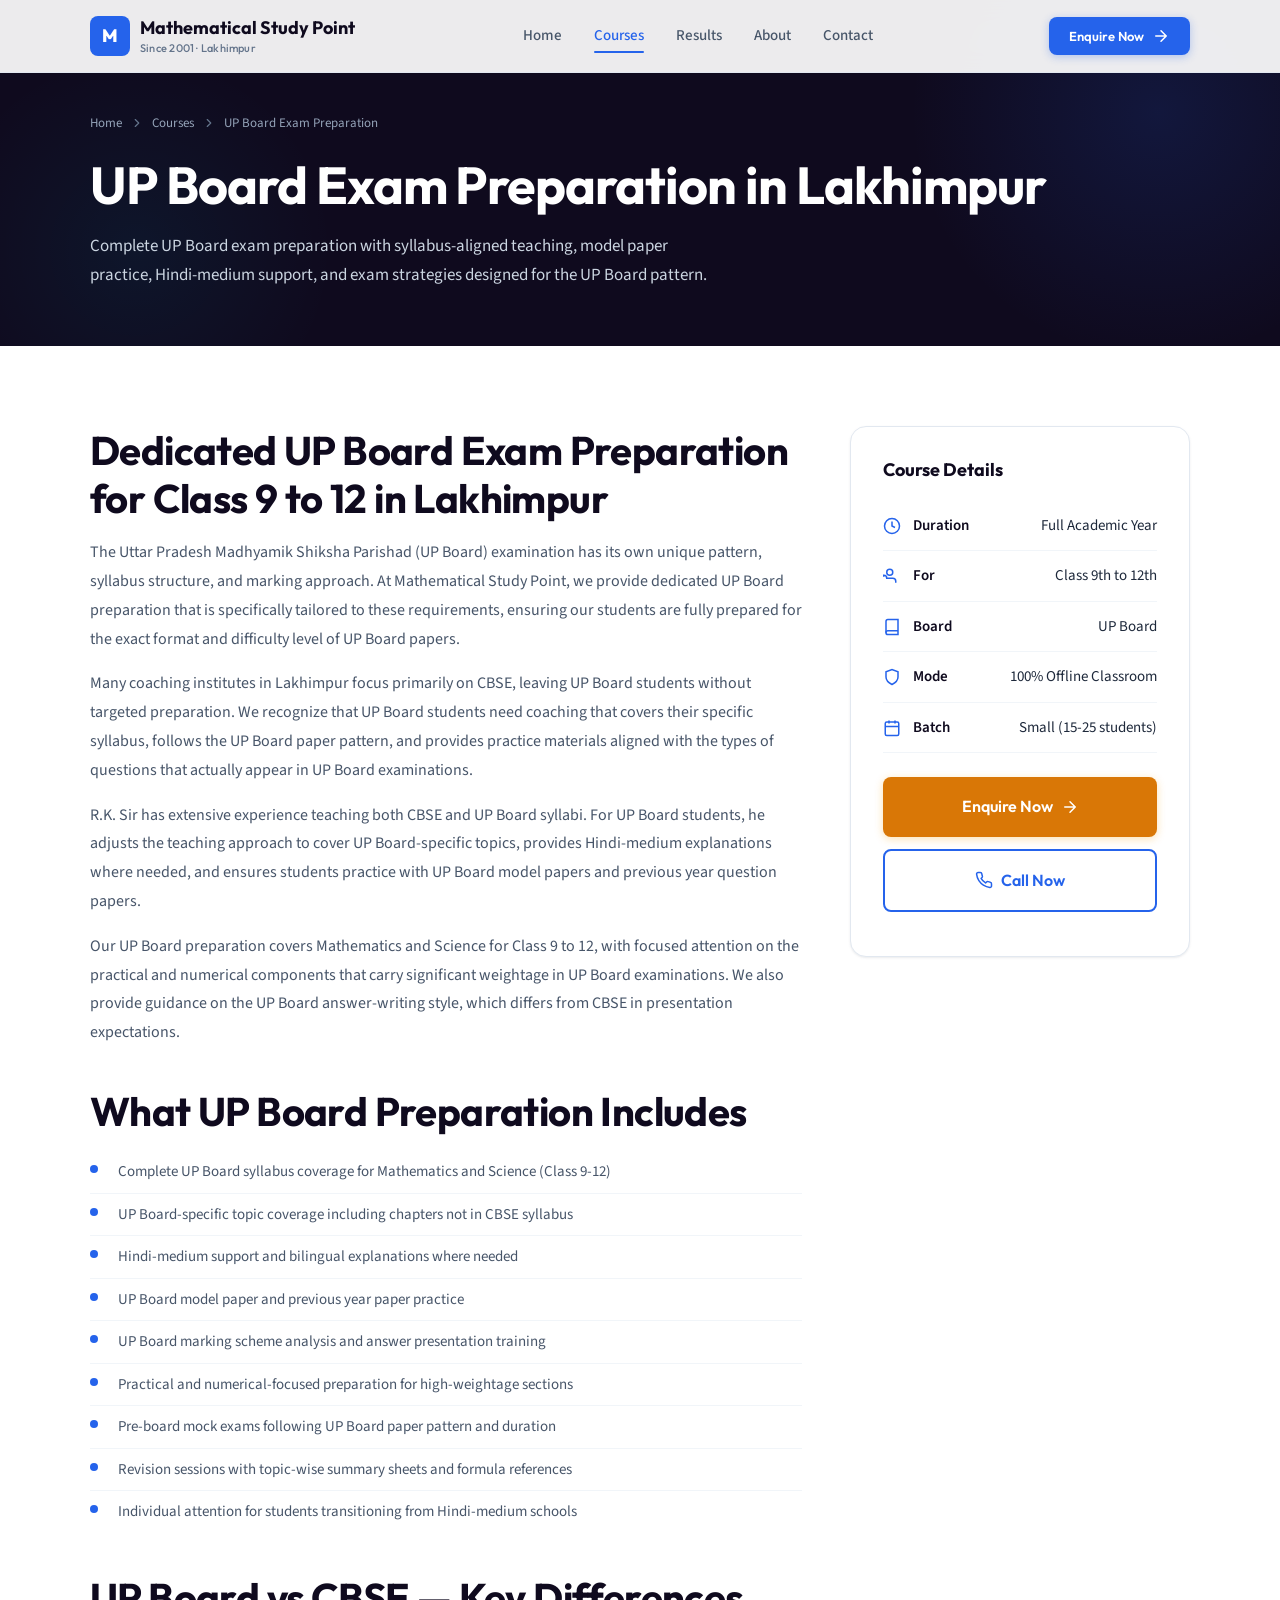
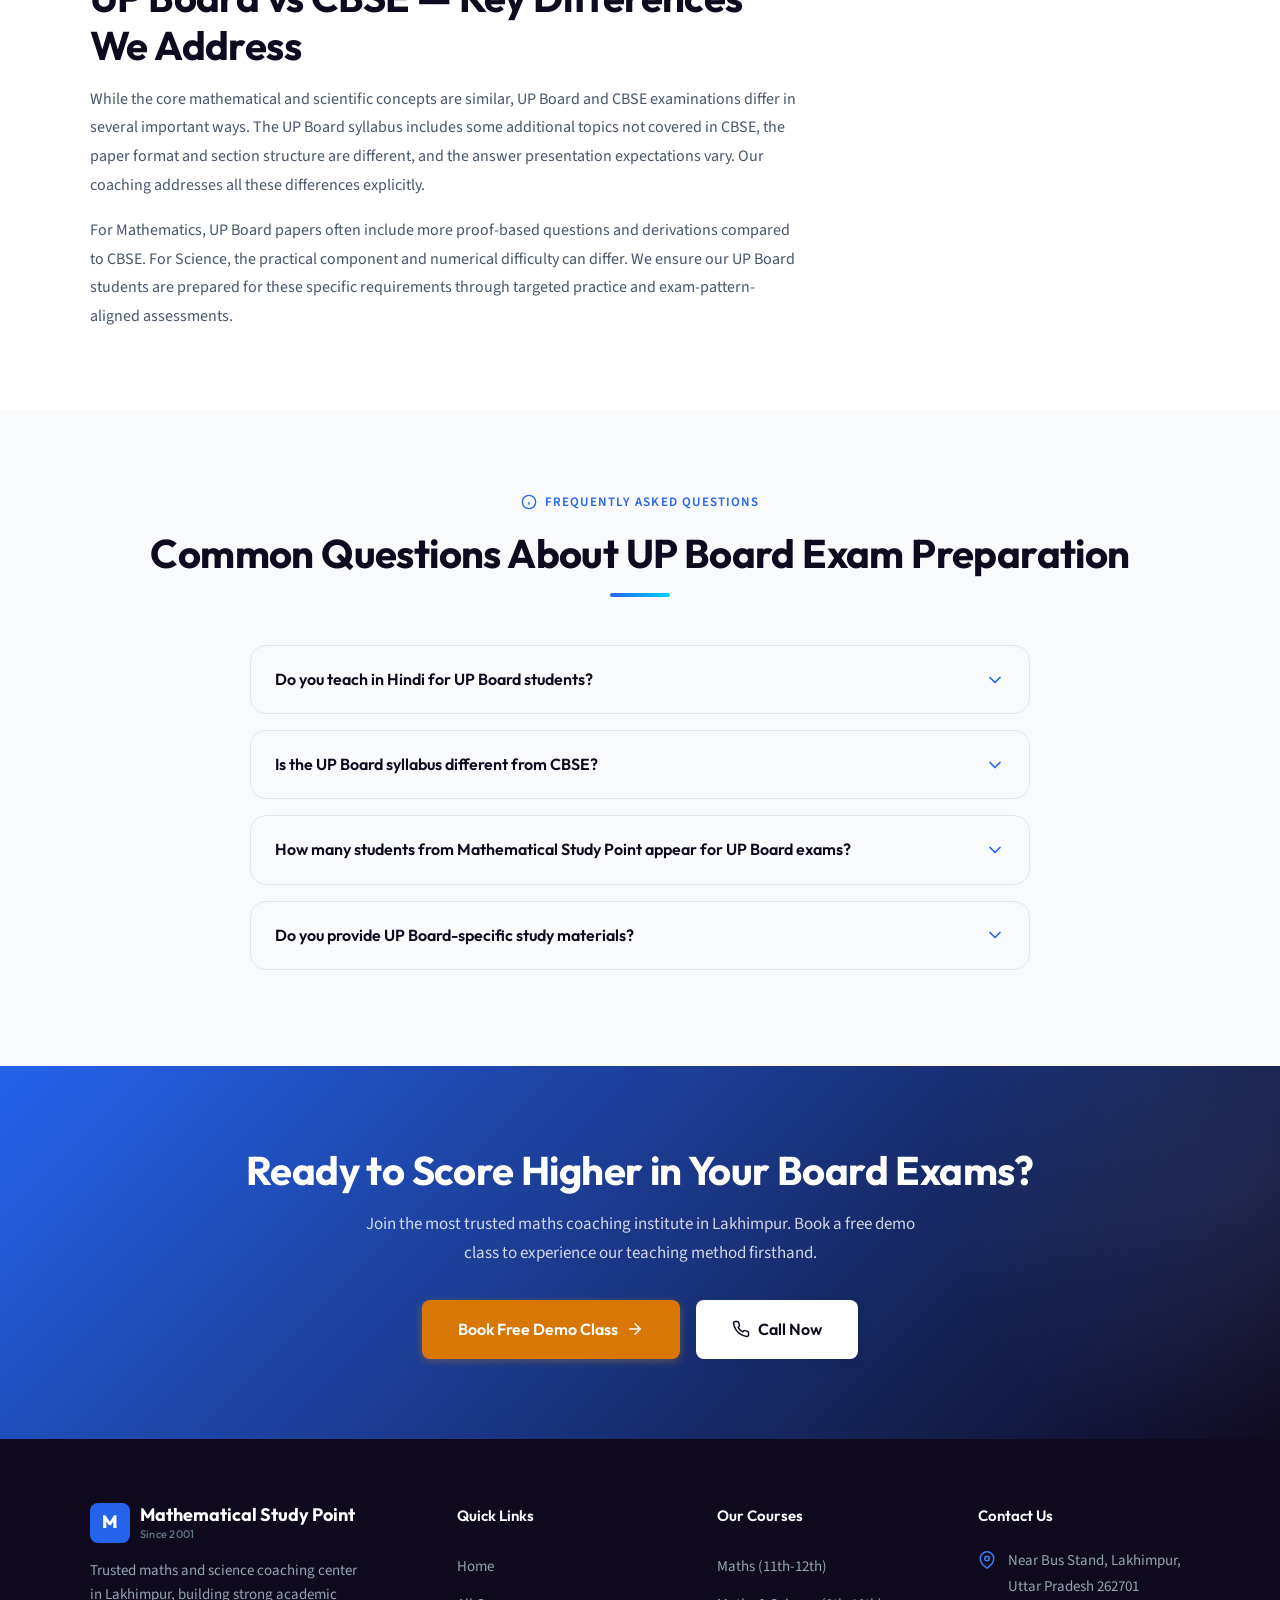
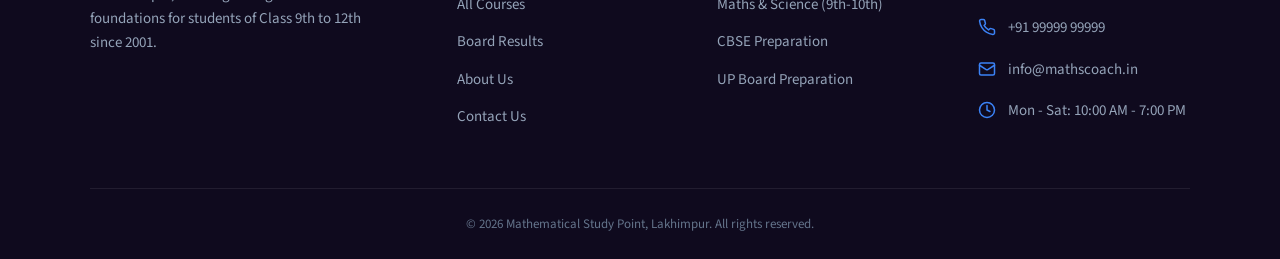
<file: courses/up-board-preparation/index.html>
<!DOCTYPE html>
<html lang="en">
<head>
  <meta charset="UTF-8"><meta name="viewport" content="width=device-width, initial-scale=1.0">
  <title>UP Board Preparation Class 9-12 in Lakhimpur | Maths & Science | Mathematical Study Point</title>
  <meta name="description" content="Focused UP Board exam coaching for Class 9-12 in Lakhimpur. Complete syllabus coverage, model papers, Hindi-medium support, and exam writing practice.">
  <link rel="canonical" href="https://mathscoach.in/courses/up-board-preparation/">
  <meta property="og:title" content="UP Board Preparation Class 9-12 in Lakhimpur | Maths & Science | Mathematical Study Point">
  <meta property="og:description" content="Focused UP Board exam coaching for Class 9-12 in Lakhimpur. Complete syllabus coverage, model papers, Hindi-medium support, and exam writing practice.">
  <meta property="og:url" content="https://mathscoach.in/courses/up-board-preparation/"><meta property="og:type" content="website">
  <link rel="preconnect" href="https://fonts.googleapis.com"><link rel="preconnect" href="https://fonts.gstatic.com" crossorigin><link href="https://fonts.googleapis.com/css2?family=Outfit:wght@400;500;600;700;800&family=Source+Sans+3:wght@400;500;600;700&display=swap" rel="stylesheet">
  <link rel="stylesheet" href="/css/style.css"><link rel="stylesheet" href="/css/page-header.css"><link rel="stylesheet" href="/css/course-detail.css"><link rel="stylesheet" href="/css/home.css">
  <script type="application/ld+json">{"@context":"https://schema.org","@type":"BreadcrumbList","itemListElement":[{"@type":"ListItem","position":1,"name":"Home","item":"https://mathscoach.in/"},{"@type":"ListItem","position":2,"name":"Courses","item":"https://mathscoach.in/courses/"},{"@type":"ListItem","position":3,"name":"UP Board Exam Preparation","item":"https://mathscoach.in/courses/up-board-preparation/"}]}</script>
  <script type="application/ld+json">{"@context":"https://schema.org","@type":"Course","name":"UP Board Exam Preparation","description":"Focused UP Board exam coaching for Class 9-12 in Lakhimpur. Complete syllabus coverage, model papers, Hindi-medium support, and exam writing practice.","provider":{"@type":"Organization","name":"Mathematical Study Point","url":"https://mathscoach.in"},"educationalLevel":"Class 9th to 12th","availableLanguage":"en"}</script>
</head>
<body>
  <div id="site-header"></div><div id="mobile-menu-slot"></div>
  <main>
    <section class="page-hero"><div class="container">
      <nav class="breadcrumb" aria-label="Breadcrumb"><a href="/">Home</a><svg viewBox="0 0 24 24" fill="none" stroke="currentColor" stroke-width="2" stroke-linecap="round" stroke-linejoin="round"><path d="M9 18l6-6-6-6"/></svg><a href="/courses/">Courses</a><svg viewBox="0 0 24 24" fill="none" stroke="currentColor" stroke-width="2" stroke-linecap="round" stroke-linejoin="round"><path d="M9 18l6-6-6-6"/></svg><span>UP Board Exam Preparation</span></nav>
      <h1>UP Board Exam Preparation in Lakhimpur</h1>
      <p>Complete UP Board exam preparation with syllabus-aligned teaching, model paper practice, Hindi-medium support, and exam strategies designed for the UP Board pattern.</p>
    </div></section>

    <section><div class="container">
      <div class="course-overview">
        <div class="course-content">
          <h2>Dedicated UP Board Exam Preparation for Class 9 to 12 in Lakhimpur</h2>
        <p>The Uttar Pradesh Madhyamik Shiksha Parishad (UP Board) examination has its own unique pattern, syllabus structure, and marking approach. At Mathematical Study Point, we provide dedicated UP Board preparation that is specifically tailored to these requirements, ensuring our students are fully prepared for the exact format and difficulty level of UP Board papers.</p>
        <p>Many coaching institutes in Lakhimpur focus primarily on CBSE, leaving UP Board students without targeted preparation. We recognize that UP Board students need coaching that covers their specific syllabus, follows the UP Board paper pattern, and provides practice materials aligned with the types of questions that actually appear in UP Board examinations.</p>
        <p>R.K. Sir has extensive experience teaching both CBSE and UP Board syllabi. For UP Board students, he adjusts the teaching approach to cover UP Board-specific topics, provides Hindi-medium explanations where needed, and ensures students practice with UP Board model papers and previous year question papers.</p>
        <p>Our UP Board preparation covers Mathematics and Science for Class 9 to 12, with focused attention on the practical and numerical components that carry significant weightage in UP Board examinations. We also provide guidance on the UP Board answer-writing style, which differs from CBSE in presentation expectations.</p>

        <h2>What UP Board Preparation Includes</h2>
        <ul>
          <li>Complete UP Board syllabus coverage for Mathematics and Science (Class 9-12)</li>
          <li>UP Board-specific topic coverage including chapters not in CBSE syllabus</li>
          <li>Hindi-medium support and bilingual explanations where needed</li>
          <li>UP Board model paper and previous year paper practice</li>
          <li>UP Board marking scheme analysis and answer presentation training</li>
          <li>Practical and numerical-focused preparation for high-weightage sections</li>
          <li>Pre-board mock exams following UP Board paper pattern and duration</li>
          <li>Revision sessions with topic-wise summary sheets and formula references</li>
          <li>Individual attention for students transitioning from Hindi-medium schools</li>
        </ul>

        <h2>UP Board vs CBSE — Key Differences We Address</h2>
        <p>While the core mathematical and scientific concepts are similar, UP Board and CBSE examinations differ in several important ways. The UP Board syllabus includes some additional topics not covered in CBSE, the paper format and section structure are different, and the answer presentation expectations vary. Our coaching addresses all these differences explicitly.</p>
        <p>For Mathematics, UP Board papers often include more proof-based questions and derivations compared to CBSE. For Science, the practical component and numerical difficulty can differ. We ensure our UP Board students are prepared for these specific requirements through targeted practice and exam-pattern-aligned assessments.</p>
        </div>
        <aside class="course-sidebar">
      <div class="card sidebar-card">
        <h3>Course Details</h3>
        <div class="sidebar-detail"><svg viewBox="0 0 24 24" fill="none" stroke="currentColor" stroke-width="2"><circle cx="12" cy="12" r="10"/><polyline points="12 6 12 12 16 14"/></svg><strong>Duration</strong><span>Full Academic Year</span></div>
        <div class="sidebar-detail"><svg viewBox="0 0 24 24" fill="none" stroke="currentColor" stroke-width="2"><path d="M17 21v-2a4 4 0 00-4-4H5a4 4 0 00-4-4v2"/><circle cx="9" cy="7" r="4"/></svg><strong>For</strong><span>Class 9th to 12th</span></div>
        <div class="sidebar-detail"><svg viewBox="0 0 24 24" fill="none" stroke="currentColor" stroke-width="2" width="18" height="18"><path d="M4 19.5A2.5 2.5 0 016.5 17H20"/><path d="M6.5 2H20v20H6.5A2.5 2.5 0 014 19.5v-15A2.5 2.5 0 016.5 2z"/></svg><strong>Board</strong><span>UP Board</span></div>
        <div class="sidebar-detail"><svg viewBox="0 0 24 24" fill="none" stroke="currentColor" stroke-width="2" width="18" height="18"><path d="M12 22s8-4 8-10V5l-8-3-8 3v7c0 6 8 10 8 10z"/></svg><strong>Mode</strong><span>100% Offline Classroom</span></div>
        <div class="sidebar-detail"><svg viewBox="0 0 24 24" fill="none" stroke="currentColor" stroke-width="2" width="18" height="18"><rect x="3" y="4" width="18" height="18" rx="2" ry="2"/><line x1="16" y1="2" x2="16" y2="6"/><line x1="8" y1="2" x2="8" y2="6"/><line x1="3" y1="10" x2="21" y2="10"/></svg><strong>Batch</strong><span>Small (15-25 students)</span></div>
        <div class="sidebar-cta">
          <a href="/contact/" class="btn btn-amber btn-lg">Enquire Now <svg viewBox="0 0 24 24" fill="none" stroke="currentColor" stroke-width="2" stroke-linecap="round" stroke-linejoin="round" width="18" height="18"><path d="M5 12h14M12 5l7 7-7 7"/></svg></a>
          <a href="tel:+919999999999" class="btn btn-outline btn-lg"><svg viewBox="0 0 24 24" fill="none" stroke="currentColor" stroke-width="2" stroke-linecap="round" stroke-linejoin="round" width="18" height="18"><path d="M22 16.92v3a2 2 0 01-2.18 2 19.79 19.79 0 01-8.63-3.07 19.5 19.5 0 01-6-6A19.79 19.79 0 012.12 4.18 2 2 0 014.11 2h3a2 2 0 012 1.72c.127.96.362 1.903.7 2.81a2 2 0 01-.45 2.11L8.09 9.91a16 16 0 006 6l1.27-1.27a2 2 0 012.11-.45c.907.338 1.85.573 2.81.7A2 2 0 0122 16.92z"/></svg> Call Now</a>
        </div>
      </div>
    </aside>
      </div>
    </div></section>

    <section style="background:var(--gray-50)"><div class="container">
      <div class="section-header center fade-up">
        <div class="section-label"><svg viewBox="0 0 24 24" fill="none" stroke="currentColor" stroke-width="2" width="16" height="16"><circle cx="12" cy="12" r="10"/><path d="M12 16v-4M12 8h.01"/></svg>Frequently Asked Questions</div>
        <h2>Common Questions About UP Board Exam Preparation</h2><div class="divider center"></div>
      </div>
      <div class="faq-list"><div class="faq-item"><button class="faq-q">Do you teach in Hindi for UP Board students?<svg viewBox="0 0 24 24" fill="none" stroke="currentColor" stroke-width="2" stroke-linecap="round" stroke-linejoin="round"><path d="M6 9l6 6 6-6"/></svg></button><div class="faq-a"><div class="faq-a-inner">Yes, we provide bilingual support. While our primary teaching is in a mix of Hindi and English, UP Board students receive explanations in Hindi when needed. All study materials and practice papers are available in the language format that matches the UP Board exam.</div></div></div><div class="faq-item"><button class="faq-q">Is the UP Board syllabus different from CBSE?<svg viewBox="0 0 24 24" fill="none" stroke="currentColor" stroke-width="2" stroke-linecap="round" stroke-linejoin="round"><path d="M6 9l6 6 6-6"/></svg></button><div class="faq-a"><div class="faq-a-inner">Yes, there are differences. While core concepts overlap significantly, the UP Board syllabus includes some additional topics, different chapter organization, and different weightage distribution. Our coaching covers the complete UP Board syllabus specifically.</div></div></div><div class="faq-item"><button class="faq-q">How many students from Mathematical Study Point appear for UP Board exams?<svg viewBox="0 0 24 24" fill="none" stroke="currentColor" stroke-width="2" stroke-linecap="round" stroke-linejoin="round"><path d="M6 9l6 6 6-6"/></svg></button><div class="faq-a"><div class="faq-a-inner">A significant number of our students appear for UP Board examinations. R.K. Sir has extensive experience with UP Board preparation and our students consistently achieve strong results in UP Board Maths and Science papers.</div></div></div><div class="faq-item"><button class="faq-q">Do you provide UP Board-specific study materials?<svg viewBox="0 0 24 24" fill="none" stroke="currentColor" stroke-width="2" stroke-linecap="round" stroke-linejoin="round"><path d="M6 9l6 6 6-6"/></svg></button><div class="faq-a"><div class="faq-a-inner">Yes, we provide study materials specifically designed for UP Board students including practice sheets aligned with UP Board paper patterns, model papers, and previous year question papers with solutions.</div></div></div></div>
    </div></section>
    
    <section class="cta-section"><div class="container" style="position:relative;z-index:1">
      <h2>Ready to Score Higher in Your Board Exams?</h2>
      <p>Join the most trusted maths coaching institute in Lakhimpur. Book a free demo class to experience our teaching method firsthand.</p>
      <div class="cta-btns">
        <a href="/contact/" class="btn btn-amber btn-lg">Book Free Demo Class <svg viewBox="0 0 24 24" fill="none" stroke="currentColor" stroke-width="2" stroke-linecap="round" stroke-linejoin="round" width="18" height="18"><path d="M5 12h14M12 5l7 7-7 7"/></svg></a>
        <a href="tel:+919999999999" class="btn btn-white btn-lg"><svg viewBox="0 0 24 24" fill="none" stroke="currentColor" stroke-width="2" stroke-linecap="round" stroke-linejoin="round" width="18" height="18"><path d="M22 16.92v3a2 2 0 01-2.18 2 19.79 19.79 0 01-8.63-3.07 19.5 19.5 0 01-6-6A19.79 19.79 0 012.12 4.18 2 2 0 014.11 2h3a2 2 0 012 1.72c.127.96.362 1.903.7 2.81a2 2 0 01-.45 2.11L8.09 9.91a16 16 0 006 6l1.27-1.27a2 2 0 012.11-.45c.907.338 1.85.573 2.81.7A2 2 0 0122 16.92z"/></svg> Call Now</a>
      </div>
    </div></section>
  </main>

  <div id="site-footer"></div>
  <script src="/js/components.js"></script>
</body>
</html>
</file>
<file: css/style.css>
/* ============================================
   MATHEMATICAL STUDY POINT — Global Stylesheet
   ============================================ */
:root {
  --navy: #0f0a1e;
  --navy-light: #1a2d5a;
  --blue: #2563eb;
  --blue-light: #3b82f6;
  --blue-pale: #dbeafe;
  --blue-bg: #eff6ff;
  --accent: #00d4ff;
  --accent-light: #e3f7fc;
  --amber-dark: #d97706;
  --amber-light: #fef3c7;
  --success: #16a34a;
  --success-bg: #dcfce7;
  --white: #ffffff;
  --gray-50: #f8fafc;
  --gray-100: #f1f5f9;
  --gray-200: #e2e8f0;
  --gray-300: #cbd5e1;
  --gray-400: #94a3b8;
  --gray-500: #64748b;
  --gray-600: #475569;
  --gray-700: #334155;
  --gray-800: #1e293b;
  --gray-900: #0f172a;
  --text: #1e293b;
  --text-light: #475569;
  --text-muted: #64748b;
  --font-heading: "Outfit", sans-serif;
  --font-body: "Source Sans 3", sans-serif;
  --section-pad: 5rem 0;
  --container: 1140px;
  --gap: 2rem;
  --radius: 8px;
  --radius-lg: 16px;
  --shadow-sm:
    0 1px 3px rgba(15, 27, 61, 0.06), 0 1px 2px rgba(15, 27, 61, 0.04);
  --shadow: 0 4px 12px rgba(15, 27, 61, 0.08);
  --shadow-lg: 0 12px 32px rgba(15, 27, 61, 0.12);
  --shadow-xl: 0 20px 48px rgba(15, 27, 61, 0.16);
  --ease: cubic-bezier(0.4, 0, 0.2, 1);
  --duration: 0.3s;
}
*,
*::before,
*::after {
  box-sizing: border-box;
  margin: 0;
  padding: 0;
}
html {
  scroll-behavior: smooth;
  -webkit-text-size-adjust: 100%;
  font-size: 16px;
}
body {
  font-family: var(--font-body);
  color: var(--text);
  background: var(--white);
  line-height: 1.7;
  -webkit-font-smoothing: antialiased;
  overflow-x: hidden;
}
img,
svg {
  max-width: 100%;
  display: block;
}
a {
  color: inherit;
  text-decoration: none;
}
ul,
ol {
  list-style: none;
}
button,
input,
textarea,
select {
  font: inherit;
  border: none;
  outline: none;
  background: none;
}
h1,
h2,
h3,
h4,
h5,
h6 {
  font-family: var(--font-heading);
  font-weight: 700;
  line-height: 1.2;
  color: var(--navy);
}
h1 {
  font-size: clamp(2rem, 5vw, 3.25rem);
  letter-spacing: -0.02em;
}
h2 {
  font-size: clamp(1.6rem, 4vw, 2.5rem);
  letter-spacing: -0.015em;
}
h3 {
  font-size: clamp(1.2rem, 3vw, 1.5rem);
}
h4 {
  font-size: 1.125rem;
}
p {
  margin-bottom: 1rem;
  color: var(--text-light);
}
p:last-child {
  margin-bottom: 0;
}
strong {
  font-weight: 600;
  color: var(--text);
}
.container {
  width: 100%;
  max-width: var(--container);
  margin: 0 auto;
  padding: 0 1.25rem;
}
section {
  padding: var(--section-pad);
}
.section-label {
  display: inline-flex;
  align-items: center;
  gap: 0.5rem;
  font-size: 0.8125rem;
  font-weight: 600;
  text-transform: uppercase;
  letter-spacing: 0.08em;
  color: var(--blue);
  margin-bottom: 1rem;
}
.section-label svg {
  width: 16px;
  height: 16px;
}
.section-title {
  margin-bottom: 1rem;
}
.section-desc {
  max-width: 640px;
  color: var(--text-muted);
  font-size: 1.0625rem;
}
.section-header {
  margin-bottom: 3rem;
}
.section-header.center {
  text-align: center;
}
.section-header.center .section-desc {
  margin-left: auto;
  margin-right: auto;
}
.text-center {
  text-align: center;
}
.btn {
  display: inline-flex;
  align-items: center;
  gap: 0.5rem;
  padding: 0.8125rem 1.75rem;
  font-family: var(--font-heading);
  font-weight: 600;
  font-size: 0.9375rem;
  border-radius: var(--radius);
  cursor: pointer;
  transition: all var(--duration) var(--ease);
  white-space: nowrap;
  position: relative;
  overflow: hidden;
}
.btn svg {
  width: 18px;
  height: 18px;
  flex-shrink: 0;
  transition: transform var(--duration) var(--ease);
}
.btn:hover svg {
  transform: translateX(3px);
}
.btn-primary {
  background: var(--blue);
  color: var(--white);
  box-shadow: 0 2px 8px rgba(37, 99, 235, 0.3);
}
.btn-primary:hover {
  background: var(--navy);
  box-shadow: 0 4px 16px rgba(15, 27, 61, 0.25);
  transform: translateY(-1px);
}
.btn-amber {
  background: var(--amber-dark);
  color: var(--white);
  box-shadow: 0 2px 8px rgba(245, 158, 11, 0.3);
}
.btn-amber:hover {
  background: var(--amber-dark);
  transform: translateY(-1px);
}
.btn-outline {
  border: 2px solid var(--blue);
  color: var(--blue);
}
.btn-outline:hover {
  background: var(--blue);
  color: var(--white);
  transform: translateY(-1px);
}
.btn-white {
  background: var(--white);
  color: var(--navy);
  box-shadow: var(--shadow);
}
.btn-white:hover {
  box-shadow: var(--shadow-lg);
  transform: translateY(-1px);
}
.btn-sm {
  padding: 0.5rem 1.25rem;
  font-size: 0.8125rem;
}
.btn-lg {
  padding: 1rem 2.25rem;
  font-size: 1rem;
}
.card {
  background: var(--white);
  border-radius: var(--radius-lg);
  padding: 2rem;
  box-shadow: var(--shadow-sm);
  border: 1px solid var(--gray-200);
  transition: all var(--duration) var(--ease);
}
.card:hover {
  box-shadow: var(--shadow-lg);
  transform: translateY(-4px);
  border-color: var(--blue-pale);
}
.site-nav {
  position: fixed;
  top: 0;
  left: 0;
  right: 0;
  z-index: 1000;
  background: rgba(255, 255, 255, 0.92);
  backdrop-filter: blur(12px);
  -webkit-backdrop-filter: blur(12px);
  border-bottom: 1px solid var(--gray-200);
  transition: all var(--duration) var(--ease);
}
.site-nav.scrolled {
  box-shadow: var(--shadow);
}
.nav-inner {
  display: flex;
  align-items: center;
  justify-content: space-between;
  height: 72px;
}
.nav-logo {
  display: flex;
  align-items: center;
  gap: 0.625rem;
  font-family: var(--font-heading);
  font-weight: 700;
  font-size: 1.125rem;
  color: var(--navy);
}
.nav-logo-icon {
  width: 40px;
  height: 40px;
  background: var(--blue);
  border-radius: var(--radius);
  display: flex;
  align-items: center;
  justify-content: center;
  color: var(--white);
  font-weight: 800;
  font-size: 1.125rem;
  font-family: var(--font-heading);
}
.nav-logo span {
  display: flex;
  flex-direction: column;
  line-height: 1.2;
}
.nav-logo .logo-sub {
  font-size: 0.6875rem;
  font-weight: 500;
  color: var(--text-muted);
  letter-spacing: 0.02em;
}
.nav-links {
  display: flex;
  align-items: center;
  gap: 2rem;
}
.nav-links a {
  font-size: 0.9375rem;
  font-weight: 500;
  color: var(--text-light);
  transition: color var(--duration) var(--ease);
  position: relative;
}
.nav-links a::after {
  content: "";
  position: absolute;
  bottom: -4px;
  left: 0;
  width: 0;
  height: 2px;
  background: var(--blue);
  border-radius: 2px;
  transition: width var(--duration) var(--ease);
}
.nav-links a:hover,
.nav-links a.active {
  color: var(--blue);
}
.nav-links a:hover::after,
.nav-links a.active::after {
  width: 100%;
}
.nav-cta {
  margin-left: 0.5rem;
}
.hamburger {
  display: none;
  flex-direction: column;
  gap: 5px;
  cursor: pointer;
  padding: 4px;
  z-index: 1001;
}
.hamburger span {
  display: block;
  width: 24px;
  height: 2px;
  background: var(--navy);
  border-radius: 2px;
  transition: all var(--duration) var(--ease);
}
.hamburger.active span:nth-child(1) {
  transform: translateY(7px) rotate(45deg);
}
.hamburger.active span:nth-child(2) {
  opacity: 0;
}
.hamburger.active span:nth-child(3) {
  transform: translateY(-7px) rotate(-45deg);
}
.mobile-menu {
  position: fixed;
  inset: 0;
  z-index: 999;
  background: var(--white);
  padding: 5.5rem 1.5rem 2rem;
  display: flex;
  flex-direction: column;
  transform: translateX(100%);
  transition: transform 0.4s var(--ease);
  overflow-y: auto;
}
.mobile-menu.open {
  transform: translateX(0);
}
.mobile-menu a {
  display: block;
  padding: 1rem 0;
  font-family: var(--font-heading);
  font-size: 1.25rem;
  font-weight: 600;
  color: var(--navy);
  border-bottom: 1px solid var(--gray-100);
}
.mobile-menu a:hover {
  color: var(--blue);
}
.mobile-menu .btn {
  margin-top: 1.5rem;
  justify-content: center;
  width: 100%;
  display: inline-flex;
  color: var(--white);
}
.mobile-menu .btn:hover {
  color: var(--white);
}
.site-footer {
  background: var(--navy);
  color: var(--gray-300);
  padding: 4rem 0 0;
}
.footer-grid {
  display: grid;
  grid-template-columns: 1.5fr 1fr 1fr 1fr;
  gap: 3rem;
}
.footer-brand {
  max-width: 280px;
}
.footer-brand .nav-logo {
  color: var(--white);
  margin-bottom: 1rem;
}
.footer-brand .nav-logo-icon {
  background: var(--blue);
}
.footer-brand p {
  color: var(--gray-400);
  font-size: 0.9375rem;
  line-height: 1.6;
}
.footer-heading {
  font-family: var(--font-heading);
  font-weight: 600;
  font-size: 0.9375rem;
  color: var(--white);
  margin-bottom: 1.25rem;
}
.footer-links a {
  display: block;
  padding: 0.375rem 0;
  color: var(--gray-400);
  font-size: 0.9375rem;
  transition: color var(--duration) var(--ease);
}
.footer-links a:hover {
  color: var(--accent);
}
.footer-contact-item {
  display: flex;
  gap: 0.75rem;
  margin-bottom: 1rem;
  font-size: 0.9375rem;
  color: var(--gray-400);
}
.footer-contact-item svg {
  width: 18px;
  height: 18px;
  color: var(--blue-light);
  flex-shrink: 0;
  margin-top: 3px;
}
.footer-bottom {
  margin-top: 3rem;
  padding: 1.5rem 0;
  border-top: 1px solid rgba(255, 255, 255, 0.08);
  text-align: center;
  font-size: 0.8125rem;
  color: var(--gray-500);
}
.sr-only {
  position: absolute;
  width: 1px;
  height: 1px;
  padding: 0;
  margin: -1px;
  overflow: hidden;
  clip: rect(0, 0, 0, 0);
  white-space: nowrap;
  border: 0;
}
.highlight {
  color: var(--blue);
}
.badge {
  display: inline-flex;
  align-items: center;
  gap: 0.375rem;
  padding: 0.25rem 0.75rem;
  border-radius: 50px;
  font-size: 0.75rem;
  font-weight: 600;
  text-transform: uppercase;
  letter-spacing: 0.04em;
}
.badge-blue {
  background: var(--blue-pale);
  color: var(--blue);
}
.badge-amber {
  background: var(--amber-light);
  color: var(--amber-dark);
}
.badge-green {
  background: var(--success-bg);
  color: var(--success);
}
.divider {
  width: 60px;
  height: 4px;
  border-radius: 4px;
  background: linear-gradient(90deg, var(--blue), var(--accent));
  margin: 1rem 0;
}
.divider.center {
  margin-left: auto;
  margin-right: auto;
}
.fade-up {
  opacity: 0;
  transform: translateY(30px);
  transition:
    opacity 0.6s var(--ease),
    transform 0.6s var(--ease);
}
.fade-up.visible {
  opacity: 1;
  transform: translateY(0);
}
.fade-up.d1 {
  transition-delay: 0.1s;
}
.fade-up.d2 {
  transition-delay: 0.2s;
}
.fade-up.d3 {
  transition-delay: 0.3s;
}
.fade-up.d4 {
  transition-delay: 0.4s;
}
.stat-number {
  font-family: var(--font-heading);
  font-size: clamp(2rem, 5vw, 3rem);
  font-weight: 800;
  color: var(--navy);
  line-height: 1;
}
.stat-label {
  font-size: 0.875rem;
  color: var(--text-muted);
  margin-top: 0.375rem;
}
.icon-box {
  width: 56px;
  height: 56px;
  border-radius: var(--radius-lg);
  display: flex;
  align-items: center;
  justify-content: center;
  flex-shrink: 0;
}
.icon-box svg {
  width: 28px;
  height: 28px;
}
.icon-box.blue {
  background: var(--blue-pale);
  color: var(--blue);
}
.icon-box.amber {
  background: var(--amber-light);
  color: var(--amber-dark);
}
.icon-box.navy {
  background: var(--navy);
  color: var(--white);
}
.icon-box.accent {
  background: var(--accent-light);
  color: var(--accent);
}
.icon-box.green {
  background: var(--success-bg);
  color: var(--success);
}
.faq-list {
  max-width: 780px;
  margin: 0 auto;
}
.faq-item {
  border: 1px solid var(--gray-200);
  border-radius: var(--radius-lg);
  margin-bottom: 1rem;
  overflow: hidden;
  transition: border-color var(--duration) var(--ease);
}
.faq-item:hover {
  border-color: var(--blue-pale);
}
.faq-item.open {
  border-color: var(--blue);
}
.faq-q {
  width: 100%;
  display: flex;
  align-items: center;
  justify-content: space-between;
  padding: 1.25rem 1.5rem;
  font-family: var(--font-heading);
  font-size: 1rem;
  font-weight: 600;
  color: var(--navy);
  cursor: pointer;
  background: none;
  text-align: left;
  gap: 1rem;
}
.faq-q svg {
  width: 20px;
  height: 20px;
  flex-shrink: 0;
  color: var(--blue);
  transition: transform var(--duration) var(--ease);
}
.faq-item.open .faq-q svg {
  transform: rotate(180deg);
}
.faq-a {
  max-height: 0;
  overflow: hidden;
  transition: max-height 0.4s var(--ease);
}
.faq-item.open .faq-a {
  max-height: 500px;
}
.faq-a-inner {
  padding: 0 1.5rem 1.25rem;
  font-size: 0.9375rem;
  color: var(--text-light);
  line-height: 1.7;
}
@media (max-width: 1024px) {
  .nav-links,
  .nav-cta {
    display: none;
  }
  .hamburger {
    display: flex;
  }
  .footer-grid {
    grid-template-columns: 1fr 1fr;
  }
}
@media (max-width: 640px) {
  section {
    padding: 3.5rem 0;
  }
  .footer-grid {
    grid-template-columns: 1fr;
  }
  .nav-inner {
    height: 64px;
  }
}
</file>
<file: css/home.css>
/* Homepage */
.hero {
  background: var(--navy);
  padding: 8rem 0 5rem;
  position: relative;
  overflow: hidden;
  min-height: 85vh;
  display: flex;
  align-items: center;
}
.hero::before {
  content: "";
  position: absolute;
  top: -20%;
  right: -8%;
  width: 600px;
  height: 600px;
  border-radius: 50%;
  background: radial-gradient(circle, rgba(37, 99, 235, 0.18), transparent 70%);
  animation: hf 8s ease-in-out infinite;
}
.hero::after {
  content: "";
  position: absolute;
  bottom: -15%;
  left: -5%;
  width: 450px;
  height: 450px;
  border-radius: 50%;
  background: radial-gradient(
    circle,
    rgba(15, 117, 250, 0.08),
    transparent 70%
  );
  animation: hf 10s ease-in-out infinite reverse;
}
@keyframes hf {
  0%,
  100% {
    transform: translate(0, 0);
  }
  50% {
    transform: translate(20px, -20px);
  }
}
.hero-grid {
  display: grid;
  grid-template-columns: 1fr 1fr;
  gap: 3rem;
  align-items: center;
}
.hero-content {
  position: relative;
  z-index: 1;
}
.hero-badge {
  display: inline-flex;
  align-items: center;
  gap: 0.5rem;
  background: rgba(37, 99, 235, 0.15);
  border: 1px solid rgba(37, 99, 235, 0.25);
  color: var(--blue-light);
  padding: 0.375rem 1rem;
  border-radius: 50px;
  font-size: 0.8125rem;
  font-weight: 600;
  margin-bottom: 1.5rem;
}
.hero h1 {
  color: var(--white);
  margin-bottom: 1.25rem;
  font-size: clamp(2.25rem, 5.5vw, 3.5rem);
}
.hero h1 .accent {
  color: var(--amber-dark);
}
.hero-desc {
  color: var(--gray-300);
  font-size: 1.125rem;
  margin-bottom: 2rem;
  max-width: 520px;
}
.hero-btns {
  display: flex;
  gap: 1rem;
  flex-wrap: wrap;
}
.hero-stats {
  display: flex;
  gap: 2.5rem;
  margin-top: 2.5rem;
  padding-top: 2rem;
  border-top: 1px solid rgba(255, 255, 255, 0.1);
}
.hero-stats .stat-number {
  color: var(--white);
  font-size: clamp(1.5rem, 4vw, 2.25rem);
}
.hero-stats .stat-label {
  color: var(--gray-400);
  font-size: 0.8125rem;
}

.hero-visual-mobile {
  display: none;
}
.hero-visual {
  position: relative;
  right: -6rem;
  width: 30vw;
  aspect-ratio: 1/1;
  z-index: 1;
}

/* ── Grid background ── */
.animation-grid {
  position: absolute;
  inset: -10%;
  opacity: 0.04;
  background-image:
    linear-gradient(rgba(139, 92, 246, 0.5) 1px, transparent 1px),
    linear-gradient(90deg, rgba(139, 92, 246, 0.5) 1px, transparent 1px);
  background-size: 40px 40px;
  animation: gridShift 20s linear infinite;
}
@keyframes gridShift {
  to {
    background-position: 40px 40px;
  }
}

/* ── Particle canvas ── */
.hero-particles {
  position: absolute;
  inset: 0;
  pointer-events: none;
}

/* ── Number rain ── */
.number-rain {
  position: absolute;
  top: 0;
  font-family: "Courier New", monospace;
  font-size: 0.7rem;
  color: rgba(139, 92, 246, 0.18);
  writing-mode: vertical-rl;
  line-height: 1.6;
  pointer-events: none;
  animation: rain 12s linear infinite;
  letter-spacing: 3px;
}
@keyframes rain {
  0% {
    transform: translateY(-100%);
    opacity: 0;
  }
  10% {
    opacity: 1;
  }
  90% {
    opacity: 1;
  }
  100% {
    transform: translateY(100%);
    opacity: 0;
  }
}

/* ── Central orb ── */
.hero-orb {
  position: absolute;
  top: 50%;
  left: 50%;
  width: 140px;
  height: 140px;
  transform: translate(-50%, -50%);
  border-radius: 50%;
  background: radial-gradient(
    circle at 40% 35%,
    rgba(139, 92, 246, 0.9),
    rgba(59, 130, 246, 0.6) 50%,
    transparent 70%
  );
  box-shadow:
    0 0 60px rgba(139, 92, 246, 0.4),
    0 0 120px rgba(59, 130, 246, 0.2),
    inset 0 0 40px rgba(255, 255, 255, 0.08);
  animation: orbPulse 4s ease-in-out infinite;
  z-index: 3;
}
.hero-orb::after {
  content: "∑";
  position: absolute;
  inset: 0;
  display: flex;
  align-items: center;
  justify-content: center;
  font-size: 3rem;
  font-weight: 300;
  color: rgba(255, 255, 255, 0.85);
  text-shadow: 0 0 20px rgba(255, 255, 255, 0.3);
  animation: symbolCycle 3s ease-in-out infinite;
}
@keyframes orbPulse {
  0%,
  100% {
    transform: translate(-50%, -50%) scale(1);
    filter: brightness(1);
  }
  50% {
    transform: translate(-50%, -50%) scale(1.06);
    filter: brightness(1.15);
  }
}
@keyframes symbolCycle {
  0%,
  20% {
    content: "∑";
  }
  25%,
  45% {
    content: "∫";
  }
  50%,
  70% {
    content: "π";
  }
  75%,
  95% {
    content: "∞";
  }
}

/* ── Orbit rings ── */
.hero-orbit {
  position: absolute;
  top: 50%;
  left: 50%;
  border: 1px solid rgba(139, 92, 246, 0.12);
  border-radius: 50%;
  z-index: 2;
}
.orbit-1 {
  width: 240px;
  height: 240px;
  animation: spin1 20s linear infinite;
}
.orbit-2 {
  width: 340px;
  height: 340px;
  animation: spin2 30s linear infinite reverse;
}
.orbit-3 {
  width: 420px;
  height: 420px;
  animation: spin3 40s linear infinite;
}

@keyframes spin1 {
  from {
    transform: translate(-50%, -50%) rotate(0deg);
  }
  to {
    transform: translate(-50%, -50%) rotate(360deg);
  }
}
@keyframes spin2 {
  from {
    transform: translate(-50%, -50%) rotate(0deg);
  }
  to {
    transform: translate(-50%, -50%) rotate(360deg);
  }
}
@keyframes spin3 {
  from {
    transform: translate(-50%, -50%) rotate(0deg);
  }
  to {
    transform: translate(-50%, -50%) rotate(360deg);
  }
}

/* ── Orbit dots ── */
.orbit-dot {
  position: absolute;
  width: 10px;
  height: 10px;
  border-radius: 50%;
}
.dot-top {
  top: -5px;
  left: 50%;
  transform: translateX(-50%);
}
.dot-bottom {
  bottom: -5px;
  left: 50%;
  transform: translateX(-50%);
}
.dot-left {
  left: -5px;
  top: 50%;
  transform: translateY(-50%);
}
.dot-right {
  right: -5px;
  top: 50%;
  transform: translateY(-50%);
}
.orbit-dot.purple {
  background: #a78bfa;
  box-shadow: 0 0 12px #a78bfa;
}
.orbit-dot.blue {
  background: #60a5fa;
  box-shadow: 0 0 12px #60a5fa;
}
.orbit-dot.cyan {
  background: #22d3ee;
  box-shadow: 0 0 12px #22d3ee;
}
.orbit-dot.amber {
  background: #fbbf24;
  box-shadow: 0 0 12px #fbbf24;
}

/* ── Formula cards ── */
.formula-card {
  position: absolute;
  padding: 0.5rem 0.9rem;
  border-radius: 10px;
  background: rgba(255, 255, 255, 0.06);
  backdrop-filter: blur(10px);
  border: 1px solid rgba(255, 255, 255, 0.1);
  color: rgba(255, 255, 255, 0.85);
  font-size: 0.82rem;
  font-weight: 500;
  white-space: nowrap;
  pointer-events: none;
  text-shadow: 0 0 8px rgba(139, 92, 246, 0.3);
  z-index: 4;
}
.formula-card .label {
  display: block;
  font-size: 0.58rem;
  text-transform: uppercase;
  letter-spacing: 0.08em;
  color: rgba(255, 255, 255, 0.4);
  margin-bottom: 2px;
}

/* Unique positions — spread across 6 zones */
.fc-tl {
  top: 1%;
  left: 0%;
  animation: floatA 6s ease-in-out infinite;
}
.fc-tr {
  top: 4%;
  right: 0%;
  animation: floatB 7s ease-in-out infinite;
}
.fc-ml {
  top: 44%;
  left: -10%;
  animation: floatC 6.5s ease-in-out infinite;
}
.fc-mr {
  top: 50%;
  right: -8%;
  animation: floatD 7.5s ease-in-out infinite;
}
.fc-bl {
  bottom: 5%;
  left: 2%;
  animation: floatE 6s ease-in-out infinite;
}
.fc-br {
  bottom: 1%;
  right: 0%;
  animation: floatF 7s ease-in-out infinite;
}

@keyframes floatA {
  0%,
  100% {
    transform: translateY(0);
  }
  50% {
    transform: translateY(-10px);
  }
}
@keyframes floatB {
  0%,
  100% {
    transform: translateY(0);
  }
  50% {
    transform: translateY(-7px);
  }
}
@keyframes floatC {
  0%,
  100% {
    transform: translateY(0);
  }
  50% {
    transform: translateY(-12px);
  }
}
@keyframes floatD {
  0%,
  100% {
    transform: translateY(0);
  }
  50% {
    transform: translateY(-8px);
  }
}
@keyframes floatE {
  0%,
  100% {
    transform: translateY(0);
  }
  50% {
    transform: translateY(-9px);
  }
}
@keyframes floatF {
  0%,
  100% {
    transform: translateY(0);
  }
  50% {
    transform: translateY(-11px);
  }
}

/* ── Geometric shapes ── */
.geo-shape {
  position: absolute;
  pointer-events: none;
  z-index: 1;
}
.geo-shape svg {
  width: 100%;
  height: 100%;
  stroke: rgba(167, 139, 250, 0.5);
  stroke-width: 1;
  fill: none;
}
.geo-a {
  width: 45px;
  height: 45px;
  top: 19%;
  right: 10%;
  animation: geoA 8s ease-in-out infinite;
}
.geo-b {
  width: 38px;
  height: 38px;
  bottom: 19%;
  left: 12%;
  animation: geoB 9s ease-in-out infinite;
}
.geo-c {
  width: 32px;
  height: 32px;
  top: 23%;
  left: 12%;
  animation: geoC 10s ease-in-out infinite;
}

@keyframes geoA {
  0%,
  100% {
    transform: translateY(0) rotate(0deg);
    opacity: 0.18;
  }
  50% {
    transform: translateY(-14px) rotate(20deg);
    opacity: 0.3;
  }
}
@keyframes geoB {
  0%,
  100% {
    transform: translateY(0) rotate(0deg);
    opacity: 0.15;
  }
  50% {
    transform: translateY(-10px) rotate(-15deg);
    opacity: 0.28;
  }
}
@keyframes geoC {
  0%,
  100% {
    transform: translateY(0) rotate(0deg);
    opacity: 0.12;
  }
  50% {
    transform: translateY(-12px) rotate(25deg);
    opacity: 0.25;
  }
}

.trust-strip {
  background: var(--gray-50);
  padding: 2rem 0;
  border-bottom: 1px solid var(--gray-200);
}
.trust-items {
  display: flex;
  justify-content: center;
  gap: 3rem;
  flex-wrap: wrap;
  align-items: center;
}
.trust-item {
  display: flex;
  align-items: center;
  gap: 0.625rem;
  font-size: 0.9375rem;
  font-weight: 500;
  color: var(--text-muted);
}
.trust-item svg {
  width: 20px;
  height: 20px;
  color: var(--blue);
}
.why-grid {
  display: grid;
  grid-template-columns: repeat(3, 1fr);
  gap: var(--gap);
}
.why-card {
  text-align: center;
  padding: 2.5rem 1.5rem;
}
.why-card .icon-box {
  margin: 0 auto 1.25rem;
}
.why-card h3 {
  margin-bottom: 0.75rem;
}
.courses-preview {
  background: var(--gray-50);
}
.course-cards {
  display: grid;
  grid-template-columns: repeat(2, 1fr);
  gap: var(--gap);
}
.course-card {
  overflow: hidden;
  padding: 0;
}
.course-card-top {
  padding: 1.75rem 1.75rem 0;
}
.course-card-badge {
  margin-bottom: 1rem;
}
.course-card h3 {
  margin-bottom: 0.5rem;
}
.course-card h3 a {
  transition: color var(--duration) var(--ease);
}
.course-card h3 a:hover {
  color: var(--blue);
}
.course-card p {
  font-size: 0.9375rem;
}
.course-card-meta {
  display: flex;
  gap: 1.25rem;
  margin-top: 1rem;
  padding-top: 1rem;
  border-top: 1px solid var(--gray-100);
  flex-wrap: wrap;
}
.course-card-meta span {
  display: flex;
  align-items: center;
  gap: 0.375rem;
  font-size: 0.8125rem;
  color: var(--text-muted);
}
.course-card-meta svg {
  width: 14px;
  height: 14px;
}
.course-card-bottom {
  padding: 1.25rem 1.75rem;
  background: var(--gray-50);
  margin-top: 1.5rem;
}
.course-card-bottom a {
  font-size: 0.875rem;
  font-weight: 600;
  color: var(--blue);
  display: flex;
  align-items: center;
  gap: 0.375rem;
  transition: gap var(--duration) var(--ease);
}
.course-card-bottom a:hover {
  gap: 0.75rem;
}
.course-card-bottom svg {
  width: 16px;
  height: 16px;
}
.process-grid {
  display: grid;
  grid-template-columns: repeat(4, 1fr);
  gap: 1.5rem;
  counter-reset: step;
}
.process-step {
  position: relative;
  text-align: center;
  padding: 2rem 1.25rem;
}
.process-step::before {
  counter-increment: step;
  content: counter(step, decimal-leading-zero);
  display: block;
  font-family: var(--font-heading);
  font-size: 3rem;
  font-weight: 800;
  color: var(--blue-pale);
  margin-bottom: 0.75rem;
  line-height: 1;
}
.process-step h3 {
  margin-bottom: 0.5rem;
  font-size: 1.0625rem;
}
.process-step p {
  font-size: 0.875rem;
}
.testimonials {
  background: var(--navy);
}
.testimonial-grid {
  display: grid;
  grid-template-columns: repeat(3, 1fr);
  gap: var(--gap);
}
.testimonial-card {
  background: rgba(255, 255, 255, 0.05);
  border: 1px solid rgba(255, 255, 255, 0.08);
  border-radius: var(--radius-lg);
  padding: 2rem;
}
.testimonial-stars {
  display: flex;
  gap: 0.25rem;
  margin-bottom: 1rem;
}
.testimonial-stars svg {
  width: 18px;
  height: 18px;
  color: var(--accent);
  fill: var(--accent);
}
.testimonial-text {
  color: var(--gray-300);
  font-size: 0.9375rem;
  font-style: italic;
  margin-bottom: 1.25rem;
  line-height: 1.7;
}
.testimonial-author {
  display: flex;
  align-items: center;
  gap: 0.75rem;
}
.testimonial-avatar {
  width: 40px;
  height: 40px;
  border-radius: 50%;
  background: var(--blue);
  display: flex;
  align-items: center;
  justify-content: center;
  color: var(--white);
  font-weight: 700;
  font-family: var(--font-heading);
  font-size: 0.875rem;
}
.testimonial-name {
  font-weight: 600;
  color: var(--white);
  font-size: 0.875rem;
}
.testimonial-role {
  font-size: 0.75rem;
  color: var(--gray-400);
}
.cta-section {
  background: linear-gradient(135deg, var(--blue) 0%, var(--navy) 100%);
  text-align: center;
  padding: 5rem 0;
  position: relative;
  overflow: hidden;
}
.cta-section::before {
  content: "";
  position: absolute;
  top: -50%;
  right: -20%;
  width: 600px;
  height: 600px;
  border-radius: 50%;
  background: radial-gradient(
    circle,
    rgba(255, 255, 255, 0.06),
    transparent 70%
  );
}
.cta-section h2 {
  color: var(--white);
  margin-bottom: 1rem;
}
.cta-section p {
  color: rgba(255, 255, 255, 0.8);
  max-width: 560px;
  margin: 0 auto 2rem;
  font-size: 1.0625rem;
}
.cta-btns {
  display: flex;
  gap: 1rem;
  justify-content: center;
  flex-wrap: wrap;
}
@media (max-width: 1024px) {
  .hero-grid {
    grid-template-columns: 1fr;
    text-align: center;
  }
  .hero-desc {
    margin-left: auto;
    margin-right: auto;
  }
  .hero-btns {
    justify-content: center;
  }
  .hero-stats {
    justify-content: center;
  }
  .hero-visual-desktop {
    display: none;
  }
  .hero-visual-mobile {
    display: block;
    right: unset;
    margin: 5rem auto;
  }
  .hero-visual {
    width: 400px;
  }
  .course-cards,
  .testimonial-grid,
  .why-grid {
    grid-template-columns: repeat(2, 1fr);
  }
  .process-grid {
    grid-template-columns: repeat(2, 1fr);
  }
}

/* ── Responsive ── */
@media (max-width: 768px) {
  .hero-visual {
    width: 300px;
  }
  .hero-orb {
    width: 100px;
    height: 100px;
  }
  .hero-orb::after {
    font-size: 2rem;
  }
  .orbit-1 {
    width: 170px;
    height: 170px;
  }
  .orbit-2 {
    width: 250px;
    height: 250px;
  }
  .orbit-3 {
    width: 320px;
    height: 320px;
  }
  .formula-card {
    font-size: 0.7rem;
    padding: 0.35rem 0.6rem;
  }
  .formula-card .label {
    font-size: 0.5rem;
  }
  .fc-ml {
    left: -5%;
  }
  .fc-mr {
    right: -3%;
  }
  .geo-a {
    width: 30px;
    height: 30px;
  }
  .geo-b {
    width: 25px;
    height: 25px;
  }
  .geo-c {
    width: 22px;
    height: 22px;
  }
}
@media (max-width: 640px) {
  .hero {
    padding: 6rem 0 3.5rem;
    min-height: auto;
  }
  .hero-stats {
    flex-direction: column;
    gap: 1rem;
    align-items: center;
  }
  .trust-items {
    gap: 1.5rem;
  }
  .why-grid,
  .course-cards,
  .testimonial-grid,
  .process-grid {
    grid-template-columns: 1fr;
  }
  .hero-btns {
    flex-direction: column;
    align-items: center;
  }
}

/* ── Responsive ── */
@media (max-width: 430px) {
  .hero-visual {
    width: 80vw;
  }
}
</file>
<file: css/results.css>
/* ============================================
   MATHEMATICAL STUDY POINT — Results Styles
   ============================================ */

/* ===== RESULT CARD ===== */
.result-card {
  background: var(--white);
  border-radius: var(--radius-lg);
  overflow: hidden;
  box-shadow: var(--shadow-sm);
  border: 1px solid var(--gray-200);
  transition: all var(--duration) var(--ease);
  text-align: center;
  position: relative;
}
.result-card:hover {
  box-shadow: var(--shadow-lg);
  transform: translateY(-5px);
  border-color: var(--blue-pale);
}

/* Top accent bar */
.result-card-bar {
  height: 4px;
  background: linear-gradient(90deg, var(--blue), var(--accent));
}
.result-card.rank-gold .result-card-bar { background: linear-gradient(90deg, #f59e0b, #fcd34d); }
.result-card.rank-silver .result-card-bar { background: linear-gradient(90deg, #64748b, #94a3b8); }
.result-card.rank-bronze .result-card-bar { background: linear-gradient(90deg, #b45309, #d97706); }

.result-card-body {
  padding: 1.375rem 1.125rem 1.25rem;
}

/* ===== TOPPER BADGE ===== */
.topper-badge {
  display: inline-flex;
  align-items: center;
  gap: 0.3rem;
  padding: 0.275rem 0.75rem;
  border-radius: 50px;
  font-size: 0.6875rem;
  font-weight: 700;
  text-transform: uppercase;
  letter-spacing: 0.05em;
  font-family: var(--font-heading);
  margin-bottom: 0.875rem;
  line-height: 1;
}
.topper-badge.gold {
  background: #fef3c7;
  color: #92400e;
  border: 1px solid #fde68a;
}
.topper-badge.silver {
  background: #f1f5f9;
  color: #334155;
  border: 1px solid #cbd5e1;
}
.topper-badge.bronze {
  background: #fff7ed;
  color: #9a3412;
  border: 1px solid #fdba74;
}
.topper-badge-placeholder {
  display: block;
  height: 0.875rem;
  margin-bottom: 0.875rem;
}

/* ===== PHOTO WRAPPER ===== */
.result-photo-wrap {
  position: relative;
  width: 76px;
  margin: 0 auto 0.875rem;
}
.result-photo {
  width: 76px;
  height: 76px;
  border-radius: 50%;
  display: flex;
  align-items: center;
  justify-content: center;
  font-size: 1.5rem;
  font-weight: 800;
  color: var(--white);
  font-family: var(--font-heading);
  background: linear-gradient(135deg, var(--blue), var(--blue-light));
  border: 3px solid var(--white);
  box-shadow: 0 0 0 2px var(--gray-200), 0 4px 12px rgba(15, 27, 61, 0.12);
  overflow: hidden;
  flex-shrink: 0;
}
.result-photo img {
  width: 100%;
  height: 100%;
  object-fit: cover;
  border-radius: 50%;
}
.result-card.rank-gold .result-photo {
  background: linear-gradient(135deg, #f59e0b, #fcd34d);
  box-shadow: 0 0 0 2px #fde68a, 0 4px 16px rgba(245, 158, 11, 0.3);
}
.result-card.rank-silver .result-photo {
  background: linear-gradient(135deg, #64748b, #94a3b8);
  box-shadow: 0 0 0 2px #cbd5e1, 0 4px 12px rgba(15, 27, 61, 0.15);
}
.result-card.rank-bronze .result-photo {
  background: linear-gradient(135deg, #b45309, #d97706);
  box-shadow: 0 0 0 2px #fdba74, 0 4px 12px rgba(180, 83, 9, 0.25);
}

/* Rank medal on photo */
.result-rank-medal {
  position: absolute;
  bottom: 0;
  right: -2px;
  width: 24px;
  height: 24px;
  border-radius: 50%;
  display: flex;
  align-items: center;
  justify-content: center;
  font-size: 0.6rem;
  font-weight: 800;
  font-family: var(--font-heading);
  color: var(--white);
  border: 2px solid var(--white);
  line-height: 1;
}
.result-rank-medal.gold   { background: #f59e0b; }
.result-rank-medal.silver { background: #64748b; }
.result-rank-medal.bronze { background: #c2410c; }
.result-rank-medal.blue   { background: var(--blue); }

/* ===== MARKS ===== */
.result-marks {
  font-family: var(--font-heading);
  font-size: 2rem;
  font-weight: 800;
  color: var(--navy);
  line-height: 1;
  margin-bottom: 0.15rem;
}
.result-card.rank-gold .result-marks { color: #d97706; }
.result-marks span {
  font-size: 0.9375rem;
  font-weight: 600;
  color: var(--gray-400);
}
.result-subject-lbl {
  font-size: 0.7rem;
  text-transform: uppercase;
  letter-spacing: 0.06em;
  color: var(--text-muted);
  font-weight: 600;
  margin-bottom: 0.75rem;
}

/* ===== NAME & ROLL ===== */
.result-name {
  font-family: var(--font-heading);
  font-size: 0.9375rem;
  font-weight: 700;
  color: var(--navy);
  margin-bottom: 0.2rem;
  line-height: 1.3;
}
.result-roll {
  font-size: 0.75rem;
  color: var(--text-muted);
}

/* ===== RESULTS GRID ===== */
.results-grid-5 {
  display: grid;
  grid-template-columns: repeat(5, 1fr);
  gap: 1.125rem;
}
.results-grid-4 {
  display: grid;
  grid-template-columns: repeat(4, 1fr);
  gap: 1.25rem;
}

/* ===== HOME RESULTS SECTION ===== */
.results-home-section {
  position: relative;
  overflow: hidden;
}
.results-home-section.class-12 { background: var(--gray-50); }
.results-home-section.class-10 { background: var(--white); }

.results-section-eyebrow {
  display: flex;
  align-items: center;
  gap: 0.75rem;
  flex-wrap: wrap;
  margin-bottom: 0.625rem;
}
.results-year-chip {
  display: inline-flex;
  align-items: center;
  padding: 0.275rem 0.875rem;
  background: var(--navy);
  color: var(--white);
  border-radius: 50px;
  font-size: 0.75rem;
  font-weight: 700;
  font-family: var(--font-heading);
  letter-spacing: 0.04em;
}
.results-class-chip {
  display: inline-flex;
  align-items: center;
  padding: 0.275rem 0.875rem;
  border-radius: 50px;
  font-size: 0.75rem;
  font-weight: 700;
  font-family: var(--font-heading);
  letter-spacing: 0.04em;
}
.results-class-chip.c12 { background: var(--blue-pale); color: var(--blue); }
.results-class-chip.c10 { background: var(--amber-light); color: var(--amber-dark); }

/* ===== FULL RESULTS PAGE ===== */
.results-page-year-block {
  margin-bottom: 3.5rem;
}
.results-page-year-block:last-child { margin-bottom: 0; }

.results-page-year-header {
  display: flex;
  align-items: center;
  gap: 1rem;
  margin-bottom: 1.25rem;
  padding-bottom: 1rem;
  border-bottom: 2px solid var(--gray-100);
}
.results-page-year-title {
  font-family: var(--font-heading);
  font-size: 1.5rem;
  font-weight: 800;
  color: var(--navy);
  margin: 0;
}

.results-stats-bar {
  display: flex;
  gap: 1.5rem;
  padding: 1rem 1.5rem;
  background: var(--white);
  border-radius: var(--radius-lg);
  border: 1px solid var(--gray-200);
  margin-bottom: 1.5rem;
  flex-wrap: wrap;
}
.results-stat-item { text-align: center; }
.results-stat-item .r-num {
  font-family: var(--font-heading);
  font-size: 1.375rem;
  font-weight: 800;
  color: var(--navy);
  line-height: 1;
}
.results-stat-item .r-lbl {
  font-size: 0.7rem;
  color: var(--text-muted);
  text-transform: uppercase;
  letter-spacing: 0.05em;
  margin-top: 0.2rem;
}

.results-divider {
  height: 2px;
  background: var(--gray-100);
  border-radius: 2px;
  margin: 3.5rem 0;
}

/* ===== RESPONSIVE ===== */
@media (max-width: 1024px) {
  .results-grid-5 { grid-template-columns: repeat(3, 1fr); }
  .results-grid-4 { grid-template-columns: repeat(3, 1fr); }
}
@media (max-width: 768px) {
  .results-grid-5,
  .results-grid-4 { grid-template-columns: repeat(2, 1fr); gap: 1rem; }
}
@media (max-width: 480px) {
  .results-grid-5,
  .results-grid-4 { grid-template-columns: repeat(2, 1fr); gap: 0.75rem; }
  .result-photo-wrap { width: 62px; }
  .result-photo { width: 62px; height: 62px; font-size: 1.125rem; }
  .result-marks { font-size: 1.625rem; }
  .result-card-body { padding: 1rem 0.75rem; }
  .results-page-year-title { font-size: 1.25rem; }
}
</file>
<file: css/page-header.css>
/* Inner Page Hero Banner */
.page-hero{background:var(--navy);padding:7rem 0 3.5rem;position:relative;overflow:hidden}
.page-hero::before{content:'';position:absolute;top:-40%;right:-10%;width:500px;height:500px;border-radius:50%;background:radial-gradient(circle,rgba(37,99,235,.15),transparent 70%);pointer-events:none}
.page-hero::after{content:'';position:absolute;bottom:-30%;left:-5%;width:400px;height:400px;border-radius:50%;background:radial-gradient(circle,rgba(0,212,255,.06),transparent 70%);pointer-events:none}
.page-hero .container{position:relative;z-index:1}
.page-hero .breadcrumb{display:flex;align-items:center;gap:.5rem;font-size:.8125rem;color:var(--gray-400);margin-bottom:1.25rem;flex-wrap:wrap}
.page-hero .breadcrumb a{color:var(--gray-400);transition:color var(--duration) var(--ease)}
.page-hero .breadcrumb a:hover{color:var(--accent)}
.page-hero .breadcrumb svg{width:14px;height:14px;color:var(--gray-500)}
.page-hero h1{color:var(--white);margin-bottom:1rem}
.page-hero p{color:var(--gray-300);max-width:640px;font-size:1.0625rem}
@media(max-width:640px){.page-hero{padding:5.5rem 0 2.5rem}}
</file>
<file: css/about.css>
/* About Page */
.about-intro {
  display: grid;
  grid-template-columns: 1fr 1fr;
  gap: 4rem;
  align-items: center;
}
.about-image {
  background: var(--gray-100);
  border-radius: var(--radius-lg);
  aspect-ratio: 4/3;
  display: flex;
  align-items: center;
  justify-content: center;
  color: var(--gray-400);
  font-size: 0.875rem;
  border: 2px dashed var(--gray-300);
}
.about-content h2 {
  margin-bottom: 1rem;
}
.about-content .divider {
  margin-bottom: 1.5rem;
}
.about-highlights {
  display: grid;
  grid-template-columns: 1fr 1fr;
  gap: 1rem;
  margin-top: 2rem;
}
.about-highlight {
  display: flex;
  align-items: flex-start;
  gap: 0.75rem;
  padding: 1rem;
  background: var(--gray-50);
  border-radius: var(--radius);
  border: 1px solid var(--gray-100);
}
.about-highlight svg {
  width: 20px;
  height: 20px;
  color: var(--blue);
  flex-shrink: 0;
  margin-top: 2px;
}
.about-highlight strong {
  display: block;
  font-size: 0.875rem;
  color: var(--navy);
  margin-bottom: 0.125rem;
}
.about-highlight span {
  font-size: 0.8125rem;
  color: var(--text-muted);
}
.journey {
  background: var(--gray-50);
}
.timeline {
  max-width: 700px;
  margin: 0 auto;
  position: relative;
}
.timeline::before {
  content: "";
  position: absolute;
  left: 24px;
  top: 0;
  bottom: 0;
  width: 2px;
  background: var(--gray-200);
}
.timeline-item {
  display: flex;
  gap: 1.5rem;
  margin-bottom: 2.5rem;
  position: relative;
}
.timeline-item:last-child {
  margin-bottom: 0;
}
.timeline-dot {
  width: 50px;
  height: 50px;
  border-radius: 50%;
  background: var(--white);
  border: 3px solid var(--blue);
  display: flex;
  align-items: center;
  justify-content: center;
  flex-shrink: 0;
  position: relative;
  z-index: 1;
  font-family: var(--font-heading);
  font-weight: 700;
  font-size: 0.75rem;
  color: var(--blue);
}
.timeline-content h3 {
  margin-bottom: 0.375rem;
  font-size: 1.0625rem;
}
.timeline-content p {
  font-size: 0.9375rem;
}
.values-grid {
  display: grid;
  grid-template-columns: repeat(3, 1fr);
  gap: var(--gap);
}
.value-card {
  text-align: center;
  padding: 2.5rem 1.5rem;
}
.value-card .icon-box {
  margin: 0 auto 1.25rem;
  width: 64px;
  height: 64px;
}
.mentor-section {
  background: var(--navy);
}
.mentor-grid {
  display: grid;
  grid-template-columns: 280px 1fr;
  gap: 3rem;
  align-items: center;
}
.mentor-photo {
  width: 280px;
  height: 320px;
  background: var(--navy-light);
  border-radius: var(--radius-lg);
  border: 3px solid rgba(255, 255, 255, 0.1);
  display: flex;
  align-items: center;
  justify-content: center;
  color: var(--gray-500);
  font-size: 0.875rem;
}
.mentor-info h2 {
  color: var(--white);
  margin-bottom: 0.25rem;
}
.mentor-info .mentor-title {
  color: var(--accent);
  font-size: 1.0625rem;
  font-weight: 600;
  margin-bottom: 1rem;
}
.mentor-info p {
  color: var(--gray-300);
}
.mentor-stats {
  display: flex;
  gap: 2.5rem;
  margin-top: 2rem;
  padding-top: 1.5rem;
  border-top: 1px solid rgba(255, 255, 255, 0.1);
}
.mentor-stats .stat-number {
  color: var(--white);
  font-size: 1.75rem;
}
.mentor-stats .stat-label {
  color: var(--gray-400);
}
@media (max-width: 1024px) {
  .about-intro {
    grid-template-columns: 1fr;
  }
  .about-image {
    max-width: 500px;
    margin: 0 auto;
  }
  .mentor-grid {
    grid-template-columns: 1fr;
    text-align: center;
  }
  .mentor-photo {
    margin: 0 auto;
  }
  .mentor-stats {
    justify-content: center;
  }
  .values-grid {
    grid-template-columns: repeat(2, 1fr);
  }
}
@media (max-width: 640px) {
  .about-highlights,
  .values-grid {
    grid-template-columns: 1fr;
  }
  .mentor-stats {
    flex-direction: column;
    align-items: center;
  }
}
</file>
<file: css/contact.css>
/* Contact Page */
.contact-grid{display:grid;grid-template-columns:1fr 1fr;gap:3rem}
.contact-form-card{padding:2.5rem}
.form-group{margin-bottom:1.25rem}
.form-group label{display:block;font-family:var(--font-heading);font-weight:600;font-size:.875rem;color:var(--navy);margin-bottom:.5rem}
.form-group input,.form-group select,.form-group textarea{width:100%;padding:.75rem 1rem;border:1px solid var(--gray-200);border-radius:var(--radius);font-size:.9375rem;color:var(--text);transition:border-color var(--duration) var(--ease);background:var(--white)}
.form-group input:focus,.form-group select:focus,.form-group textarea:focus{border-color:var(--blue);box-shadow:0 0 0 3px rgba(37,99,235,.1)}
.form-group textarea{min-height:120px;resize:vertical}
.form-row{display:grid;grid-template-columns:1fr 1fr;gap:1rem}
.contact-info-card{display:flex;flex-direction:column;gap:1.5rem}
.contact-detail{display:flex;gap:1rem;align-items:flex-start}
.contact-detail .icon-box{width:48px;height:48px;flex-shrink:0}
.contact-detail h3{font-size:1rem;margin-bottom:.25rem}
.contact-detail p{font-size:.9375rem;margin:0}
.contact-detail a{color:var(--blue);font-weight:500}
.contact-detail a:hover{text-decoration:underline}
.map-container{margin-top:1rem;border-radius:var(--radius-lg);overflow:hidden;border:1px solid var(--gray-200);aspect-ratio:16/10}
.map-container iframe{width:100%;height:100%;border:0}
.map-placeholder{width:100%;height:100%;background:var(--gray-100);display:flex;align-items:center;justify-content:center;color:var(--text-muted);font-size:.875rem}
@media(max-width:1024px){.contact-grid{grid-template-columns:1fr}}
@media(max-width:640px){.form-row{grid-template-columns:1fr}}
</file>
<file: css/courses.css>
/* Courses Listing Page */
.courses-grid {
  display: grid;
  grid-template-columns: repeat(2, 1fr);
  gap: var(--gap);
}
.course-list-card {
  overflow: hidden;
  padding: 0;
  display: flex;
  flex-direction: column;
}
.course-list-card .course-card-top {
  padding: 2rem 2rem 0;
  flex: 1;
}
.course-list-card .course-card-bottom {
  padding: 1.25rem 2rem;
  background: var(--gray-50);
  margin-top: auto;
}
.board-strip {
  background: var(--gray-50);
}
.board-cards {
  display: grid;
  grid-template-columns: 1fr 1fr;
  gap: var(--gap);
}
.board-card {
  display: flex;
  align-items: flex-start;
  gap: 1.5rem;
  padding: 2rem;
}
.board-card .icon-box {
  width: 64px;
  height: 64px;
  flex-shrink: 0;
}
.board-card h3 {
  margin-bottom: 0.5rem;
}
.board-card p {
  font-size: 0.9375rem;
}
.board-card .btn {
  margin-top: 1rem;
}
@media (max-width: 1024px) {
  .courses-grid {
    grid-template-columns: repeat(2, 1fr);
  }
}
@media (max-width: 640px) {
  .courses-grid,
  .board-cards {
    grid-template-columns: 1fr;
  }
  .board-card {
    flex-direction: column;
    text-align: center;
  }
  .board-card .icon-box {
    margin: 0 auto;
  }
}
</file>
<file: css/course-detail.css>
/* Course Detail Page */
.course-overview{display:grid;grid-template-columns:1fr 340px;gap:3rem;align-items:start}
.course-content h2{margin-top:2.5rem;margin-bottom:1rem}
.course-content h2:first-child{margin-top:0}
.course-content h3{margin-top:1.5rem;margin-bottom:.75rem;font-size:1.125rem}
.course-content p{font-size:1rem;line-height:1.8}
.course-content ul{margin:1rem 0;padding-left:0}
.course-content ul li{padding:.5rem 0 .5rem 1.75rem;position:relative;font-size:.9375rem;color:var(--text-light);border-bottom:1px solid var(--gray-100)}
.course-content ul li:last-child{border-bottom:none}
.course-content ul li::before{content:'';position:absolute;left:0;top:.875rem;width:8px;height:8px;border-radius:50%;background:var(--blue)}
.chapter-grid{display:grid;grid-template-columns:1fr 1fr;gap:.75rem;margin:1rem 0}
.chapter-item{display:flex;align-items:center;gap:.5rem;padding:.625rem .875rem;background:var(--gray-50);border-radius:var(--radius);font-size:.875rem;color:var(--text);border:1px solid var(--gray-100)}
.chapter-item svg{width:16px;height:16px;color:var(--blue);flex-shrink:0}
.course-sidebar{position:sticky;top:90px}
.sidebar-card{padding:2rem;margin-bottom:1.5rem}
.sidebar-card h3{margin-bottom:1.25rem;font-size:1.125rem}
.sidebar-detail{display:flex;align-items:center;gap:.75rem;padding:.75rem 0;border-bottom:1px solid var(--gray-100);font-size:.9375rem}
.sidebar-detail:last-child{border-bottom:none}
.sidebar-detail svg{width:18px;height:18px;color:var(--blue);flex-shrink:0}
.sidebar-detail strong{color:var(--navy);margin-right:auto}
.sidebar-cta{margin-top:1.5rem}
.sidebar-cta .btn{width:100%;justify-content:center;margin-bottom:.75rem}
.related-courses{background:var(--gray-50)}
.related-grid{display:grid;grid-template-columns:repeat(3,1fr);gap:var(--gap)}
@media(max-width:1024px){.course-overview{grid-template-columns:1fr}.course-sidebar{position:static}.related-grid{grid-template-columns:repeat(2,1fr)}}
@media(max-width:640px){.chapter-grid,.related-grid{grid-template-columns:1fr}}
</file>
